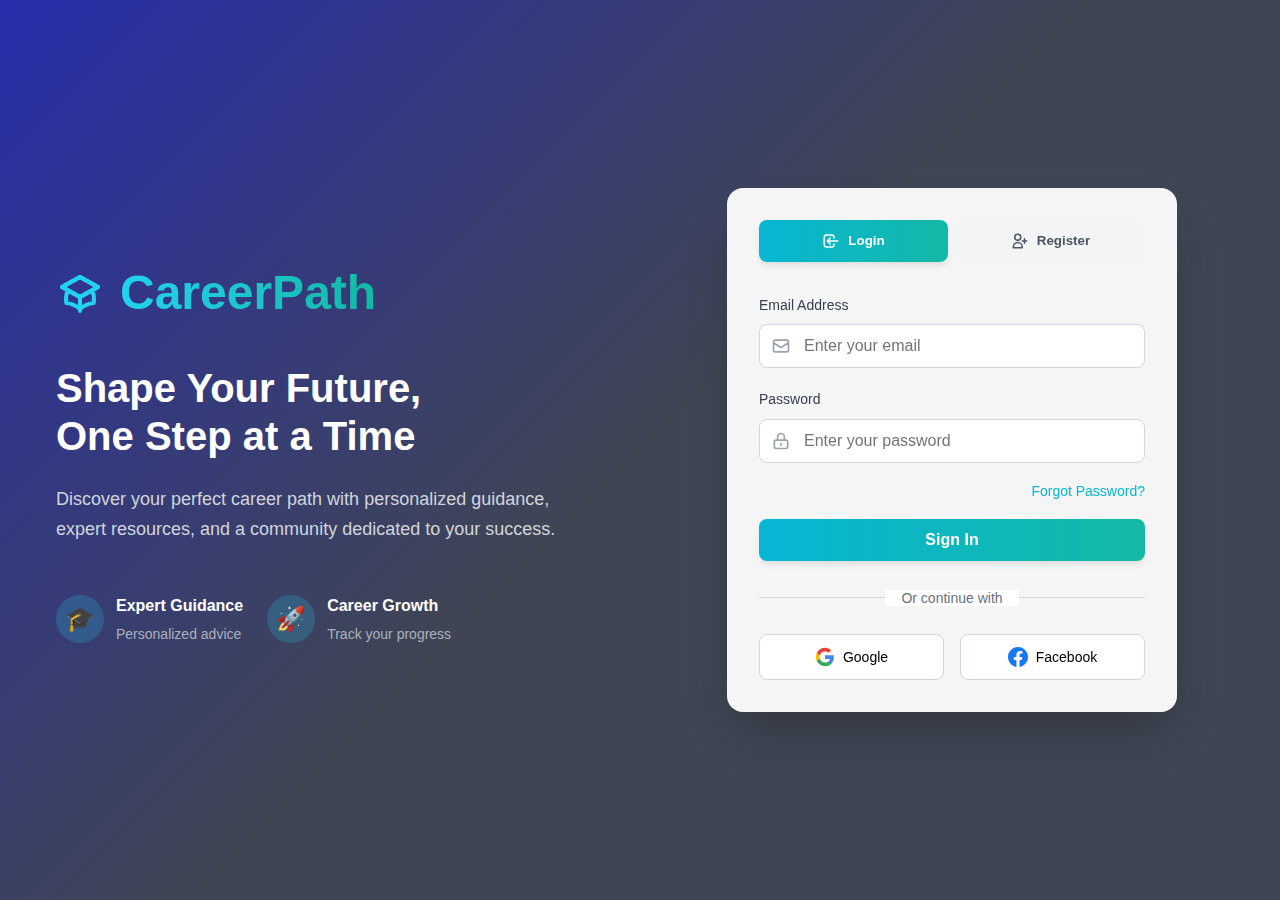
<file: index.html>
<!DOCTYPE html>
<html lang="en">
<head>
    <meta charset="UTF-8">
    <meta name="viewport" content="width=device-width, initial-scale=1.0">
    <title>CareerPath - Shape Your Future</title>
    <link rel="stylesheet" href="styleso.css">
</head>
<body>
    <div class="main-container">
        <div class="background-image">
            <div class="background-overlay"></div>
        </div>

        <div class="content-wrapper">
            <div class="content-grid">
                <div class="hero-section">
                    <div class="logo-section">
                        <svg class="logo-icon" fill="none" stroke="currentColor" viewBox="0 0 24 24">
                            <path stroke-linecap="round" stroke-linejoin="round" stroke-width="2" d="M12 14l9-5-9-5-9 5 9 5z"></path>
                            <path stroke-linecap="round" stroke-linejoin="round" stroke-width="2" d="M12 14l9-5-9-5-9 5 9 5zm0 0l6.16-3.422a12.083 12.083 0 01.665 6.479A11.952 11.952 0 0012 20.055a11.952 11.952 0 00-6.824-2.998 12.078 12.078 0 01.665-6.479L12 14z"></path>
                            <path stroke-linecap="round" stroke-linejoin="round" stroke-width="2" d="M12 14l9-5-9-5-9 5 9 5zm0 0v7"></path>
                        </svg>
                        <h1 class="logo-text">CareerPath</h1>
                    </div>
                    <h2 class="hero-title">
                        Shape Your Future,<br />One Step at a Time
                    </h2>
                    <p class="hero-description">
                        Discover your perfect career path with personalized guidance, expert resources, and a community dedicated to your success.
                    </p>
                    <div class="features-section">
                        <div class="feature-item">
                            <div class="feature-icon">🎓</div>
                            <div>
                                <p class="feature-title">Expert Guidance</p>
                                <p class="feature-subtitle">Personalized advice</p>
                            </div>
                        </div>
                        <div class="feature-item">
                            <div class="feature-icon">🚀</div>
                            <div>
                                <p class="feature-title">Career Growth</p>
                                <p class="feature-subtitle">Track your progress</p>
                            </div>
                        </div>
                    </div>
                </div>

                <div class="form-container">
                    <div class="form-tabs">
                        <button id="loginTab" class="tab-button active" onclick="switchTab('login')">
                            <svg class="tab-icon" fill="none" stroke="currentColor" viewBox="0 0 24 24">
                                <path stroke-linecap="round" stroke-linejoin="round" stroke-width="2" d="M11 16l-4-4m0 0l4-4m-4 4h14m-5 4v1a3 3 0 01-3 3H6a3 3 0 01-3-3V7a3 3 0 013-3h7a3 3 0 013 3v1"></path>
                            </svg>
                            Login
                        </button>
                        <button id="registerTab" class="tab-button" onclick="switchTab('register')">
                            <svg class="tab-icon" fill="none" stroke="currentColor" viewBox="0 0 24 24">
                                <path stroke-linecap="round" stroke-linejoin="round" stroke-width="2" d="M18 9v3m0 0v3m0-3h3m-3 0h-3m-2-5a4 4 0 11-8 0 4 4 0 018 0zM3 20a6 6 0 0112 0v1H3v-1z"></path>
                            </svg>
                            Register
                        </button>
                    </div>

                    <form id="authForm" onsubmit="handleSubmit(event)">
                        <div id="fullNameField" class="form-group hidden">
                            <label class="form-label">Full Name</label>
                            <div class="input-wrapper">
                                <svg class="input-icon" fill="none" stroke="currentColor" viewBox="0 0 24 24">
                                    <path stroke-linecap="round" stroke-linejoin="round" stroke-width="2" d="M16 7a4 4 0 11-8 0 4 4 0 018 0zM12 14a7 7 0 00-7 7h14a7 7 0 00-7-7z"></path>
                                </svg>
                                <input type="text" id="fullName" name="fullName" class="form-input" placeholder="Enter your full name">
                            </div>
                        </div>

                        <div class="form-group">
                            <label class="form-label">Email Address</label>
                            <div class="input-wrapper">
                                <svg class="input-icon" fill="none" stroke="currentColor" viewBox="0 0 24 24">
                                    <path stroke-linecap="round" stroke-linejoin="round" stroke-width="2" d="M3 8l7.89 5.26a2 2 0 002.22 0L21 8M5 19h14a2 2 0 002-2V7a2 2 0 00-2-2H5a2 2 0 00-2 2v10a2 2 0 002 2z"></path>
                                </svg>
                                <input type="email" id="email" name="email" class="form-input" placeholder="Enter your email" required>
                            </div>
                        </div>

                        <div class="form-group">
                            <label class="form-label">Password</label>
                            <div class="input-wrapper">
                                <svg class="input-icon" fill="none" stroke="currentColor" viewBox="0 0 24 24">
                                    <path stroke-linecap="round" stroke-linejoin="round" stroke-width="2" d="M12 15v2m-6 4h12a2 2 0 002-2v-6a2 2 0 00-2-2H6a2 2 0 00-2 2v6a2 2 0 002 2zm10-10V7a4 4 0 00-8 0v4h8z"></path>
                                </svg>
                                <input type="password" id="password" name="password" class="form-input" placeholder="Enter your password" required>
                            </div>
                        </div>

                        <div id="educationField" class="form-group hidden">
                            <label class="form-label">Currently What You Are</label>
                            <select id="educationLevel" name="educationLevel" class="form-input" onchange="handleEducationChange()">
                                <option value="">Select your status</option>
                                <option value="intermediate">Intermediate Completed</option>
                                <option value="undergraduate">Currently Pursuing Undergraduate</option>
                                <option value="graduated">Completed Graduation</option>
                            </select>
                        </div>

                        <div id="branchField" class="form-group hidden">
                            <label class="form-label">Select Your Branch</label>
                            <select id="branch" name="branch" class="form-input">
                                <option value="">Select your branch</option>
                                <option value="mpc">MPC (Maths, Physics, Chemistry)</option>
                                <option value="bipc">BiPC (Biology, Physics, Chemistry)</option>
                                <option value="commerce">Commerce</option>
                                <option value="others">Others</option>
                            </select>
                        </div>

                        <div id="forgotPassword" class="forgot-password-wrapper">
                            <button type="button" class="forgot-password-btn">Forgot Password?</button>
                        </div>

                        <button type="submit" class="submit-btn">
                            <span id="submitBtnText">Sign In</span>
                        </button>

                        <div class="divider">
                            <span class="divider-text">Or continue with</span>
                        </div>

                        <div class="social-buttons">
                            <button type="button" class="social-btn" onclick="handleSocialLogin('Google')">
                                <svg class="social-icon" viewBox="0 0 24 24">
                                    <path fill="#4285F4" d="M22.56 12.25c0-.78-.07-1.53-.2-2.25H12v4.26h5.92c-.26 1.37-1.04 2.53-2.21 3.31v2.77h3.57c2.08-1.92 3.28-4.74 3.28-8.09z"/>
                                    <path fill="#34A853" d="M12 23c2.97 0 5.46-.98 7.28-2.66l-3.57-2.77c-.98.66-2.23 1.06-3.71 1.06-2.86 0-5.29-1.93-6.16-4.53H2.18v2.84C3.99 20.53 7.7 23 12 23z"/>
                                    <path fill="#FBBC05" d="M5.84 14.09c-.22-.66-.35-1.36-.35-2.09s.13-1.43.35-2.09V7.07H2.18C1.43 8.55 1 10.22 1 12s.43 3.45 1.18 4.93l2.85-2.22.81-.62z"/>
                                    <path fill="#EA4335" d="M12 5.38c1.62 0 3.06.56 4.21 1.64l3.15-3.15C17.45 2.09 14.97 1 12 1 7.7 1 3.99 3.47 2.18 7.07l3.66 2.84c.87-2.6 3.3-4.53 6.16-4.53z"/>
                                </svg>
                                Google
                            </button>
                            <button type="button" class="social-btn" onclick="handleSocialLogin('Facebook')">
                                <svg class="social-icon" fill="#1877F2" viewBox="0 0 24 24">
                                    <path d="M24 12.073c0-6.627-5.373-12-12-12s-12 5.373-12 12c0 5.99 4.388 10.954 10.125 11.854v-8.385H7.078v-3.47h3.047V9.43c0-3.007 1.792-4.669 4.533-4.669 1.312 0 2.686.235 2.686.235v2.953H15.83c-1.491 0-1.956.925-1.956 1.874v2.25h3.328l-.532 3.47h-2.796v8.385C19.612 23.027 24 18.062 24 12.073z"/>
                                </svg>
                                Facebook
                            </button>
                        </div>
                    </form>
                </div>
            </div>
        </div>
    </div>

    <script src="scripto.js"></script>
</body>
</html>
</file>
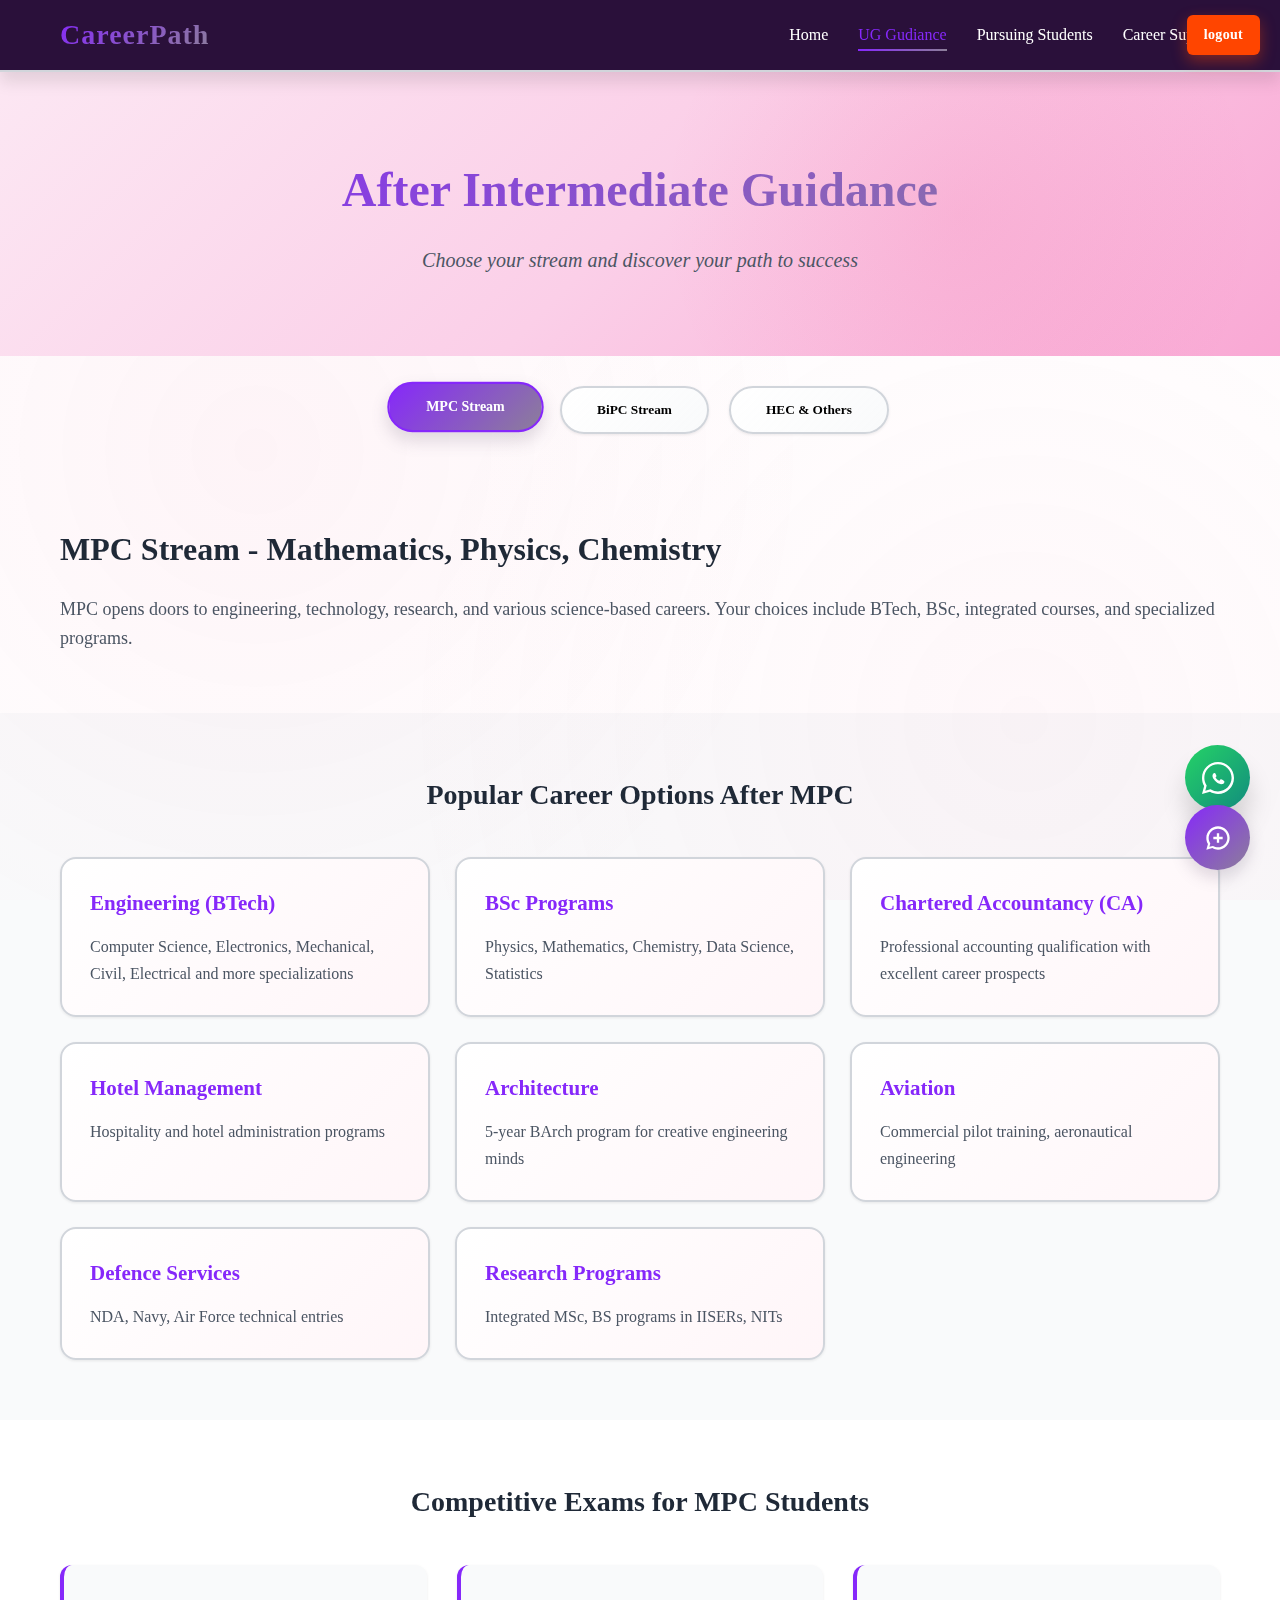
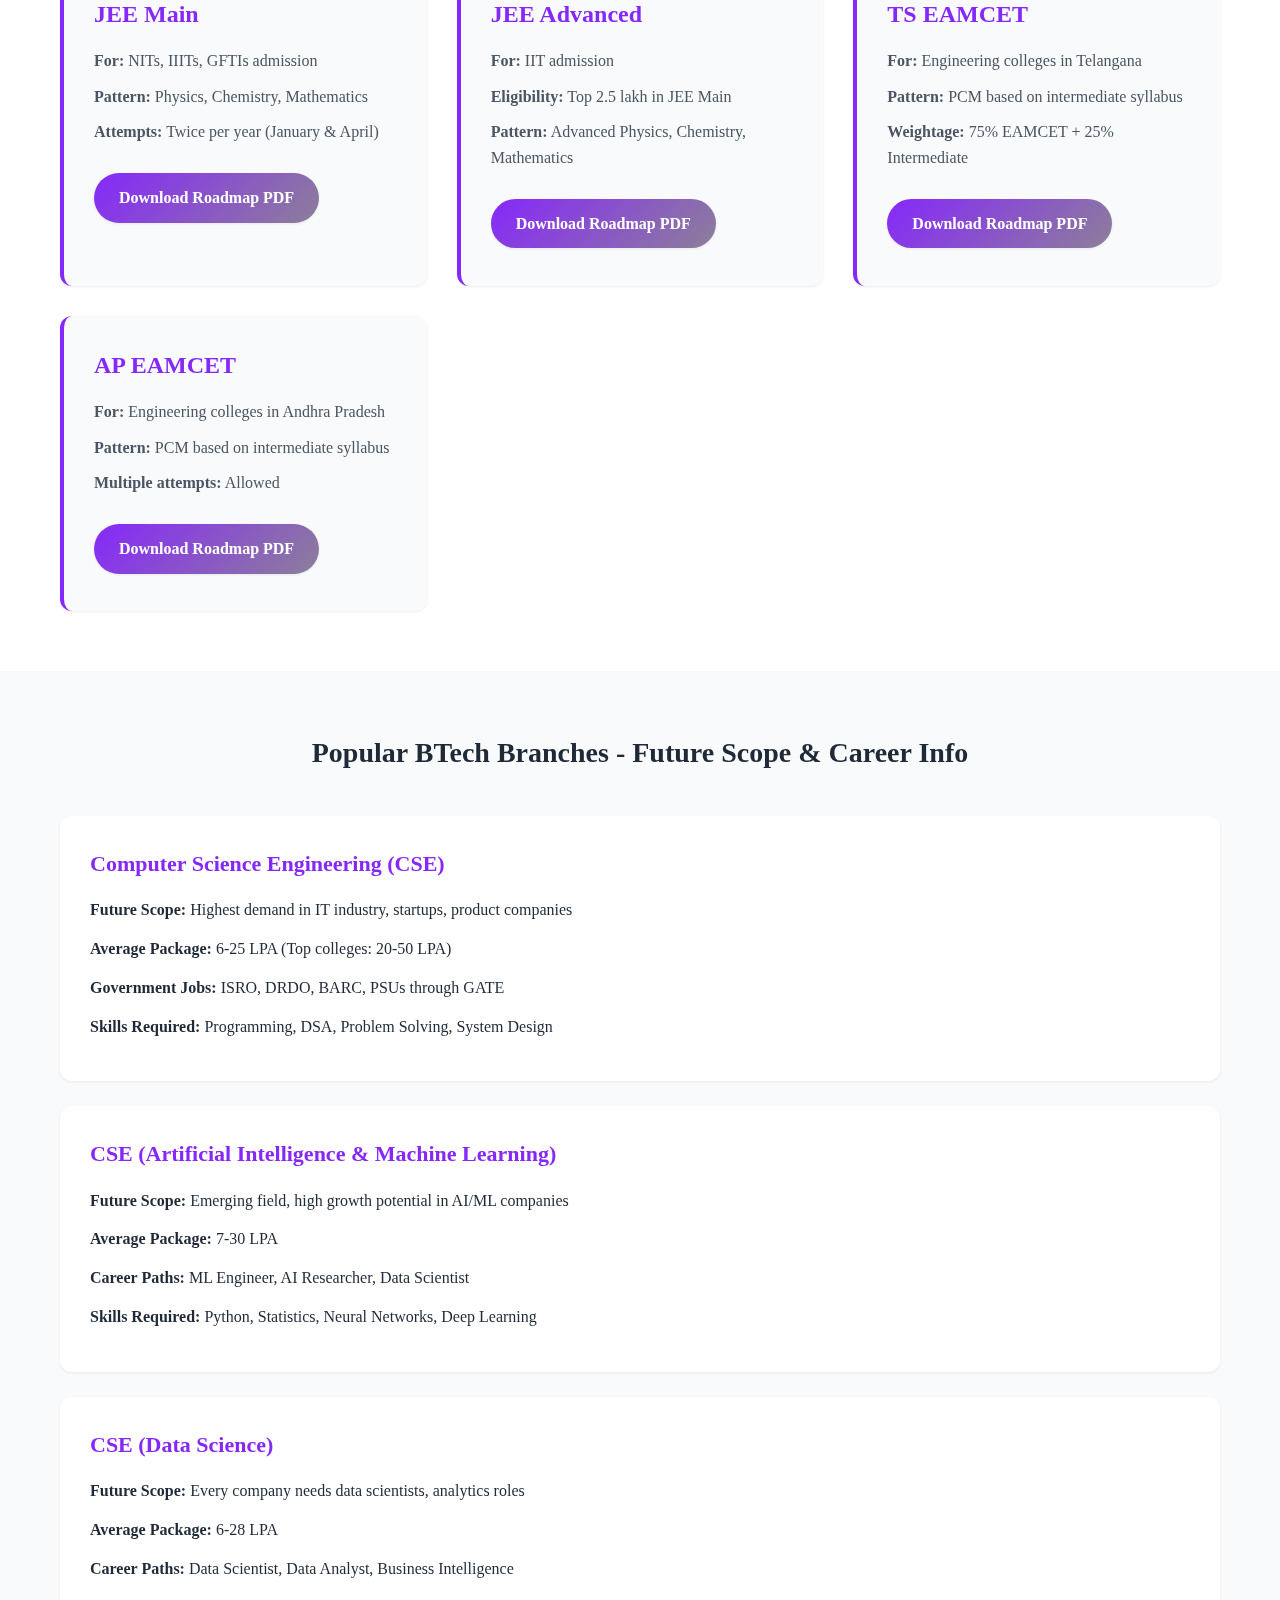
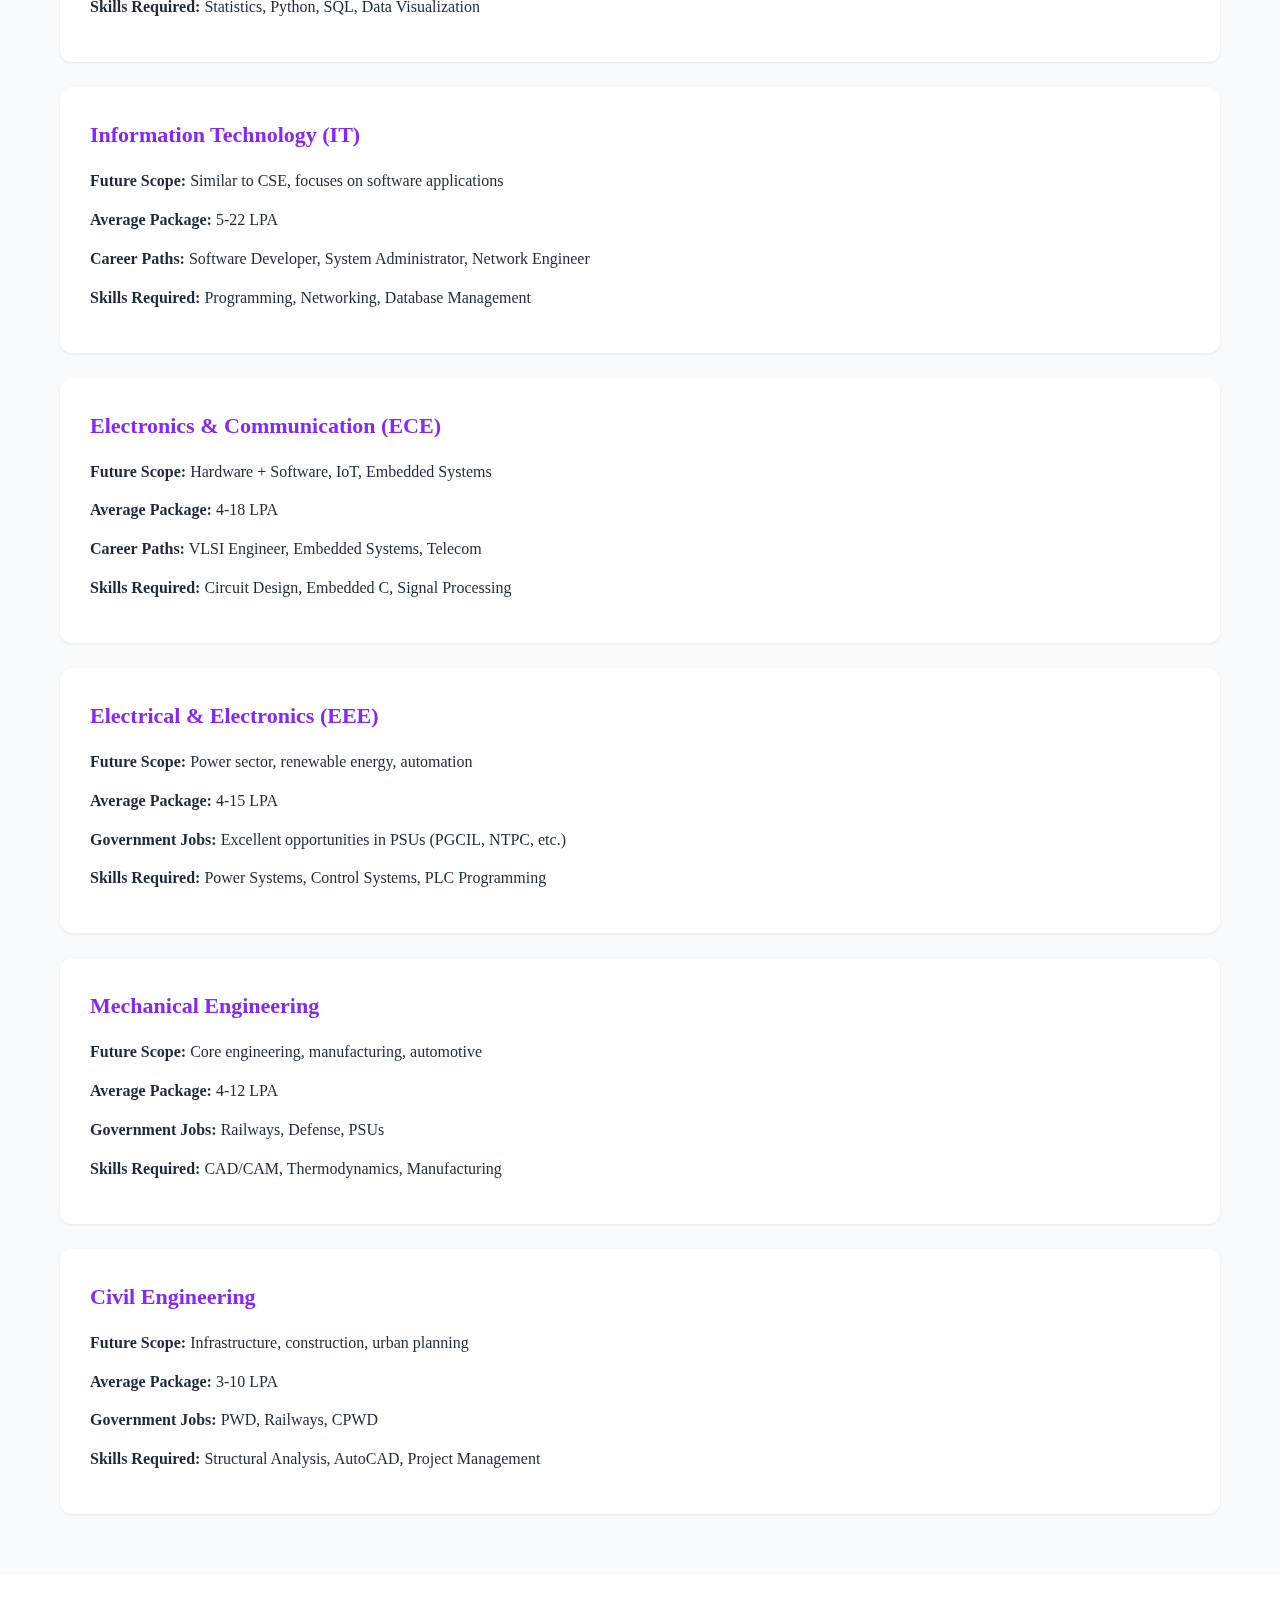
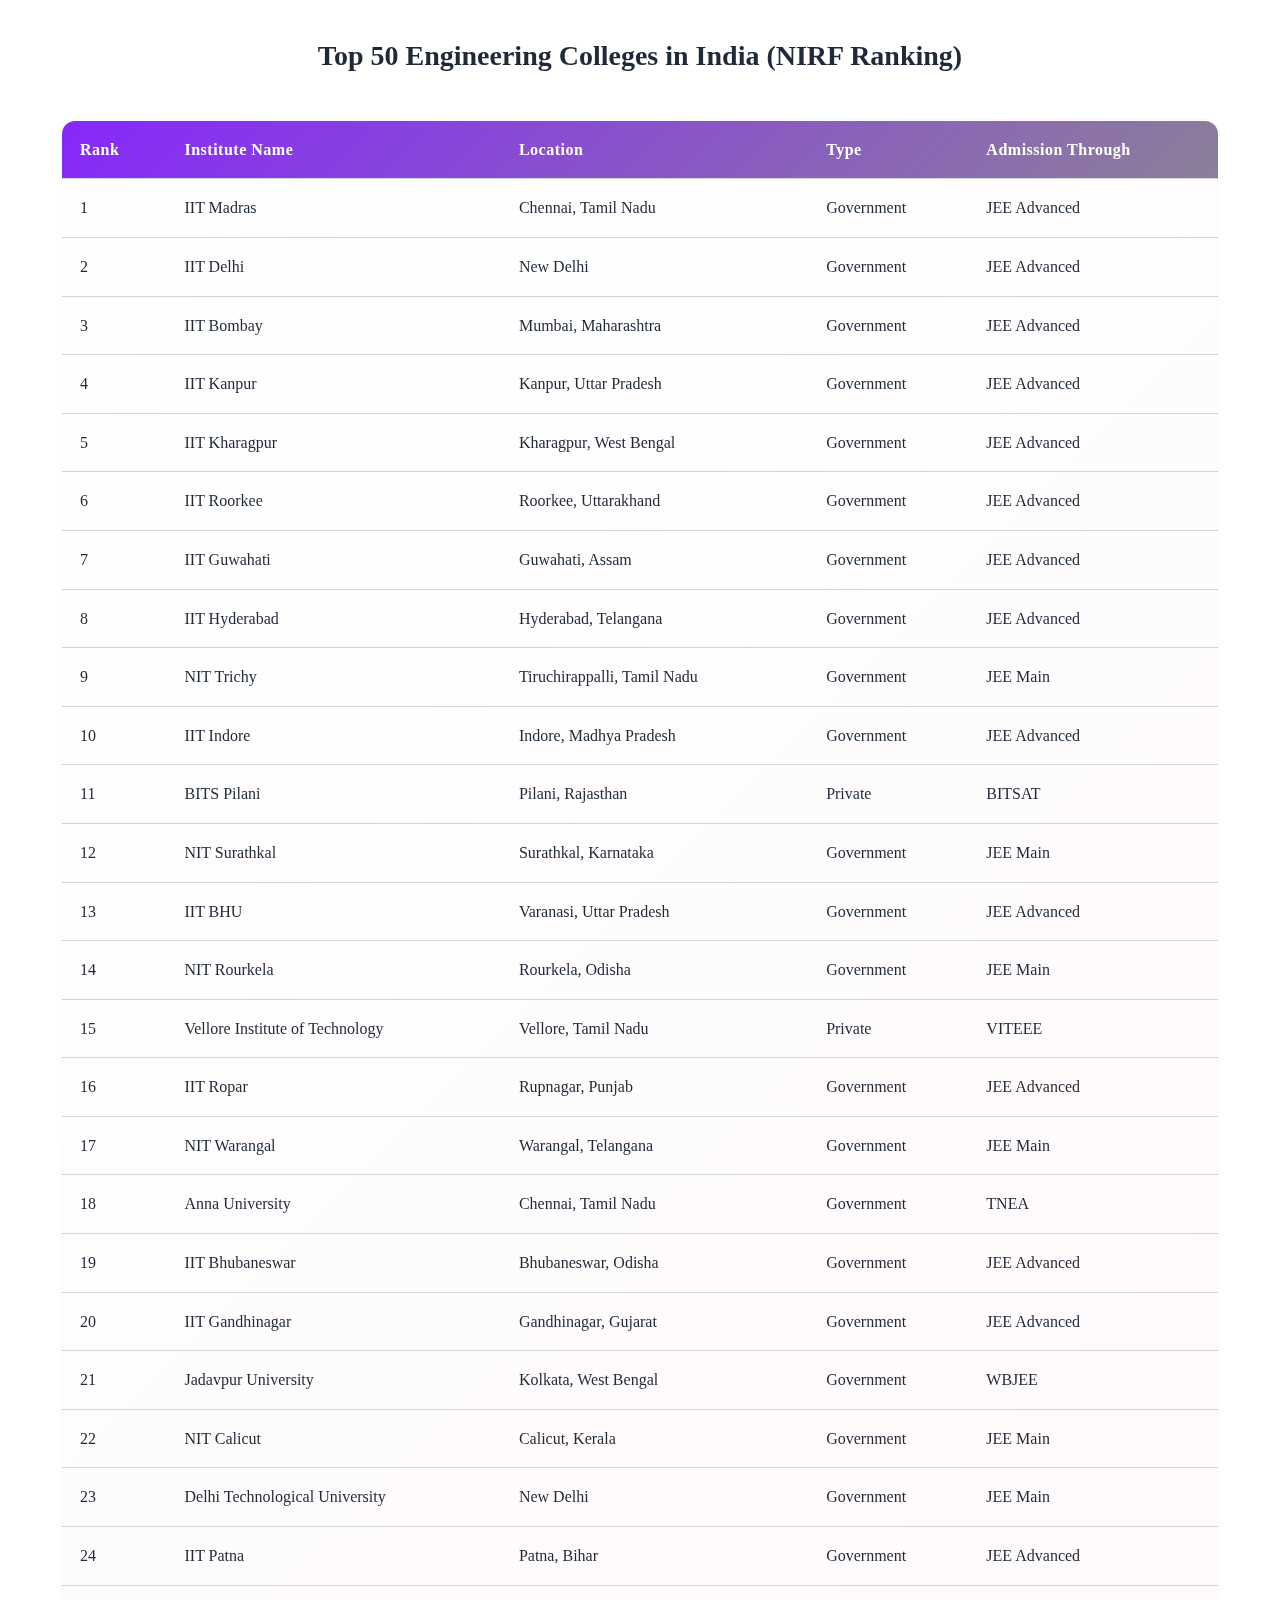
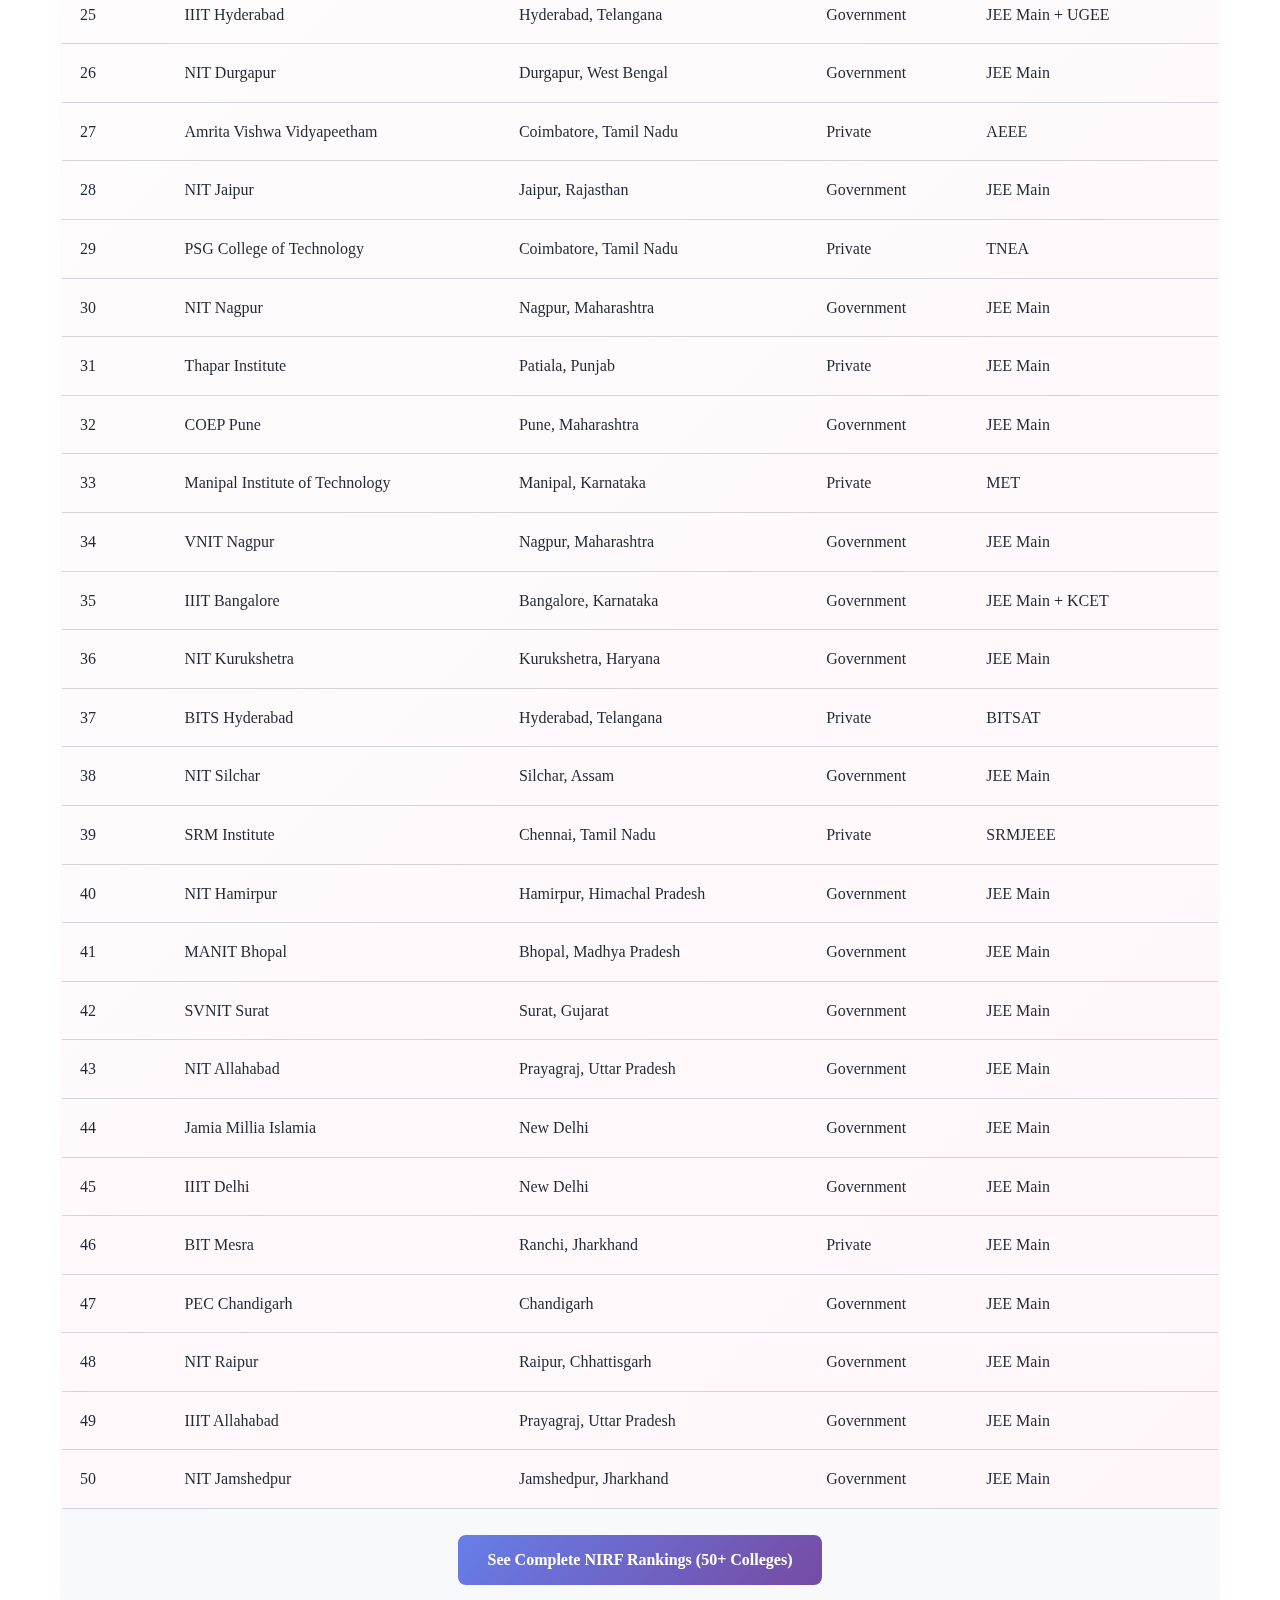
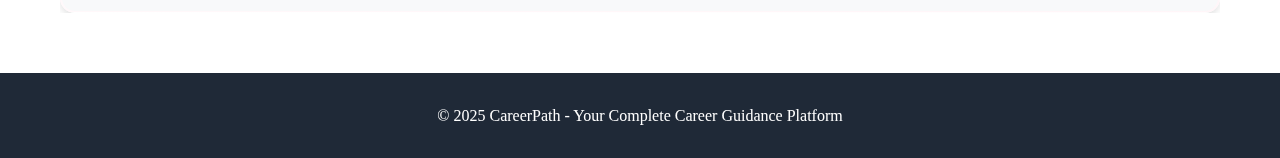
<file: after-intermediate.html>
<!DOCTYPE html>
<html lang="en">
<head>
    <meta charset="UTF-8">
    <meta name="viewport" content="width=device-width, initial-scale=1.0">
    <title>After Intermediate - Career Guidance</title>
    <link rel="stylesheet" href="style.css">
</head>
<body>
    <!-- Navigation -->
    <nav class="navbar">
        <div class="nav-container">
            <div class="logo">CareerPath</div>
            <ul class="nav-menu">
                <li><a href="indexo.html">Home</a></li>
                <li><a href="after-intermediate.html" class="active">UG Gudiance</a></li>
                <li><a href="current-students.html">Pursuing Students</a></li>
                <li><a href="contact-support.html">Career Support</a></li>
            </ul>
            <div class="hamburger">
                <span></span>
                <span></span>
                <span></span>
            </div>
            <div class="fixed-top-button-container">
  <a href="index.html" class="animated-action-button">logout</a>
</div>
        </div>
    </nav>

    <!-- Page Header -->
    <section class="page-header">
        <div class="container">
            <h1>After Intermediate Guidance</h1>
            <p>Choose your stream and discover your path to success</p>
        </div>
    </section>

    <!-- Stream Selection -->
    <section class="stream-selection">
        <div class="container">
            <div class="stream-tabs">
                <button class="stream-tab active" data-stream="mpc">MPC Stream</button>
                <button class="stream-tab" data-stream="bipc">BiPC Stream</button>
                <button class="stream-tab" data-stream="other">HEC & Others</button>
            </div>
        </div>
    </section>

    <!-- MPC Stream Content -->
    <div id="mpc" class="stream-content active">
        <section class="stream-intro">
            <div class="container">
                <h2>MPC Stream - Mathematics, Physics, Chemistry</h2>
                <p>MPC opens doors to engineering, technology, research, and various science-based careers. Your choices include BTech, BSc, integrated courses, and specialized programs.</p>
            </div>
        </section>

        <!-- Career Options -->
        <section class="career-options">
            <div class="container">
                <h3>Popular Career Options After MPC</h3>
                <div class="options-grid">
                    <div class="option-card">
                        <h4>Engineering (BTech)</h4>
                        <p>Computer Science, Electronics, Mechanical, Civil, Electrical and more specializations</p>
                    </div>
                    <div class="option-card">
                        <h4>BSc Programs</h4>
                        <p>Physics, Mathematics, Chemistry, Data Science, Statistics</p>
                    </div>
                    <div class="option-card">
                        <h4>Chartered Accountancy (CA)</h4>
                        <p>Professional accounting qualification with excellent career prospects</p>
                    </div>
                    <div class="option-card">
                        <h4>Hotel Management</h4>
                        <p>Hospitality and hotel administration programs</p>
                    </div>
                    <div class="option-card">
                        <h4>Architecture</h4>
                        <p>5-year BArch program for creative engineering minds</p>
                    </div>
                    <div class="option-card">
                        <h4>Aviation</h4>
                        <p>Commercial pilot training, aeronautical engineering</p>
                    </div>
                    <div class="option-card">
                        <h4>Defence Services</h4>
                        <p>NDA, Navy, Air Force technical entries</p>
                    </div>
                    <div class="option-card">
                        <h4>Research Programs</h4>
                        <p>Integrated MSc, BS programs in IISERs, NITs</p>
                    </div>
                </div>
            </div>
        </section>

        <!-- Competitive Exams -->
        <section class="competitive-exams">
            <div class="container">
                <h3>Competitive Exams for MPC Students</h3>
                <div class="exam-cards">
                    <div class="exam-card">
                        <h4>JEE Main</h4>
                        <p><strong>For:</strong> NITs, IIITs, GFTIs admission</p>
                        <p><strong>Pattern:</strong> Physics, Chemistry, Mathematics</p>
                        <p><strong>Attempts:</strong> Twice per year (January & April)</p>
                        <a href="pdfs/JEE_Mains_Roadmap_1_Year.pdf" class="download-btn" data-pdf="jee-main">Download Roadmap PDF</a>
                    </div>
                    <div class="exam-card">
                        <h4>JEE Advanced</h4>
                        <p><strong>For:</strong> IIT admission</p>
                        <p><strong>Eligibility:</strong> Top 2.5 lakh in JEE Main</p>
                        <p><strong>Pattern:</strong> Advanced Physics, Chemistry, Mathematics</p>
                        <a href="pdfs/JEE_Advanced_Roadmap.pdf" class="download-btn" data-pdf="jee-advanced">Download Roadmap PDF</a>
                    </div>
                    <div class="exam-card">
                        <h4>TS EAMCET</h4>
                        <p><strong>For:</strong> Engineering colleges in Telangana</p>
                        <p><strong>Pattern:</strong> PCM based on intermediate syllabus</p>
                        <p><strong>Weightage:</strong> 75% EAMCET + 25% Intermediate</p>
                        <a href="pdfs/ap&ts eamcet.pdf" class="download-btn" data-pdf="eamcet">Download Roadmap PDF</a>
                    </div>
                    <div class="exam-card">
                        <h4>AP EAMCET</h4>
                        <p><strong>For:</strong> Engineering colleges in Andhra Pradesh</p>
                        <p><strong>Pattern:</strong> PCM based on intermediate syllabus</p>
                        <p><strong>Multiple attempts:</strong> Allowed</p>
                        <a href="pdfs/ap&ts eamcet.pdf" class="download-btn" data-pdf="ap-eamcet">Download Roadmap PDF</a>
                    </div>
                </div>
            </div>
        </section>

        <!-- BTech Branches -->
        <section class="btech-branches">
            <div class="container">
                <h3>Popular BTech Branches - Future Scope & Career Info</h3>
                <div class="branches-list">
                    <div class="branch-detail">
                        <h4>Computer Science Engineering (CSE)</h4>
                        <div class="branch-info">
                            <p><strong>Future Scope:</strong> Highest demand in IT industry, startups, product companies</p>
                            <p><strong>Average Package:</strong> 6-25 LPA (Top colleges: 20-50 LPA)</p>
                            <p><strong>Government Jobs:</strong> ISRO, DRDO, BARC, PSUs through GATE</p>
                            <p><strong>Skills Required:</strong> Programming, DSA, Problem Solving, System Design</p>
                        </div>
                    </div>
                    <div class="branch-detail">
                        <h4>CSE (Artificial Intelligence & Machine Learning)</h4>
                        <div class="branch-info">
                            <p><strong>Future Scope:</strong> Emerging field, high growth potential in AI/ML companies</p>
                            <p><strong>Average Package:</strong> 7-30 LPA</p>
                            <p><strong>Career Paths:</strong> ML Engineer, AI Researcher, Data Scientist</p>
                            <p><strong>Skills Required:</strong> Python, Statistics, Neural Networks, Deep Learning</p>
                        </div>
                    </div>
                    <div class="branch-detail">
                        <h4>CSE (Data Science)</h4>
                        <div class="branch-info">
                            <p><strong>Future Scope:</strong> Every company needs data scientists, analytics roles</p>
                            <p><strong>Average Package:</strong> 6-28 LPA</p>
                            <p><strong>Career Paths:</strong> Data Scientist, Data Analyst, Business Intelligence</p>
                            <p><strong>Skills Required:</strong> Statistics, Python, SQL, Data Visualization</p>
                        </div>
                    </div>
                    <div class="branch-detail">
                        <h4>Information Technology (IT)</h4>
                        <div class="branch-info">
                            <p><strong>Future Scope:</strong> Similar to CSE, focuses on software applications</p>
                            <p><strong>Average Package:</strong> 5-22 LPA</p>
                            <p><strong>Career Paths:</strong> Software Developer, System Administrator, Network Engineer</p>
                            <p><strong>Skills Required:</strong> Programming, Networking, Database Management</p>
                        </div>
                    </div>
                    <div class="branch-detail">
                        <h4>Electronics & Communication (ECE)</h4>
                        <div class="branch-info">
                            <p><strong>Future Scope:</strong> Hardware + Software, IoT, Embedded Systems</p>
                            <p><strong>Average Package:</strong> 4-18 LPA</p>
                            <p><strong>Career Paths:</strong> VLSI Engineer, Embedded Systems, Telecom</p>
                            <p><strong>Skills Required:</strong> Circuit Design, Embedded C, Signal Processing</p>
                        </div>
                    </div>
                    <div class="branch-detail">
                        <h4>Electrical & Electronics (EEE)</h4>
                        <div class="branch-info">
                            <p><strong>Future Scope:</strong> Power sector, renewable energy, automation</p>
                            <p><strong>Average Package:</strong> 4-15 LPA</p>
                            <p><strong>Government Jobs:</strong> Excellent opportunities in PSUs (PGCIL, NTPC, etc.)</p>
                            <p><strong>Skills Required:</strong> Power Systems, Control Systems, PLC Programming</p>
                        </div>
                    </div>
                    <div class="branch-detail">
                        <h4>Mechanical Engineering</h4>
                        <div class="branch-info">
                            <p><strong>Future Scope:</strong> Core engineering, manufacturing, automotive</p>
                            <p><strong>Average Package:</strong> 4-12 LPA</p>
                            <p><strong>Government Jobs:</strong> Railways, Defense, PSUs</p>
                            <p><strong>Skills Required:</strong> CAD/CAM, Thermodynamics, Manufacturing</p>
                        </div>
                    </div>
                    <div class="branch-detail">
                        <h4>Civil Engineering</h4>
                        <div class="branch-info">
                            <p><strong>Future Scope:</strong> Infrastructure, construction, urban planning</p>
                            <p><strong>Average Package:</strong> 3-10 LPA</p>
                            <p><strong>Government Jobs:</strong> PWD, Railways, CPWD</p>
                            <p><strong>Skills Required:</strong> Structural Analysis, AutoCAD, Project Management</p>
                        </div>
                    </div>
                </div>
            </div>
        </section>

        <!-- Top Colleges List -->
        <section class="top-colleges">
            <div class="container">
                <h3>Top 50 Engineering Colleges in India (NIRF Ranking)</h3>
                <div class="colleges-table">
                    <table>
                        <thead>
                            <tr>
                                <th>Rank</th>
                                <th>Institute Name</th>
                                <th>Location</th>
                                <th>Type</th>
                                <th>Admission Through</th>
                            </tr>
                        </thead>
                        <tbody>
                            <tr><td>1</td><td>IIT Madras</td><td>Chennai, Tamil Nadu</td><td>Government</td><td>JEE Advanced</td></tr>
                            <tr><td>2</td><td>IIT Delhi</td><td>New Delhi</td><td>Government</td><td>JEE Advanced</td></tr>
                            <tr><td>3</td><td>IIT Bombay</td><td>Mumbai, Maharashtra</td><td>Government</td><td>JEE Advanced</td></tr>
                            <tr><td>4</td><td>IIT Kanpur</td><td>Kanpur, Uttar Pradesh</td><td>Government</td><td>JEE Advanced</td></tr>
                            <tr><td>5</td><td>IIT Kharagpur</td><td>Kharagpur, West Bengal</td><td>Government</td><td>JEE Advanced</td></tr>
                            <tr><td>6</td><td>IIT Roorkee</td><td>Roorkee, Uttarakhand</td><td>Government</td><td>JEE Advanced</td></tr>
                            <tr><td>7</td><td>IIT Guwahati</td><td>Guwahati, Assam</td><td>Government</td><td>JEE Advanced</td></tr>
                            <tr><td>8</td><td>IIT Hyderabad</td><td>Hyderabad, Telangana</td><td>Government</td><td>JEE Advanced</td></tr>
                            <tr><td>9</td><td>NIT Trichy</td><td>Tiruchirappalli, Tamil Nadu</td><td>Government</td><td>JEE Main</td></tr>
                            <tr><td>10</td><td>IIT Indore</td><td>Indore, Madhya Pradesh</td><td>Government</td><td>JEE Advanced</td></tr>
                            <tr><td>11</td><td>BITS Pilani</td><td>Pilani, Rajasthan</td><td>Private</td><td>BITSAT</td></tr>
                            <tr><td>12</td><td>NIT Surathkal</td><td>Surathkal, Karnataka</td><td>Government</td><td>JEE Main</td></tr>
                            <tr><td>13</td><td>IIT BHU</td><td>Varanasi, Uttar Pradesh</td><td>Government</td><td>JEE Advanced</td></tr>
                            <tr><td>14</td><td>NIT Rourkela</td><td>Rourkela, Odisha</td><td>Government</td><td>JEE Main</td></tr>
                            <tr><td>15</td><td>Vellore Institute of Technology</td><td>Vellore, Tamil Nadu</td><td>Private</td><td>VITEEE</td></tr>
                            <tr><td>16</td><td>IIT Ropar</td><td>Rupnagar, Punjab</td><td>Government</td><td>JEE Advanced</td></tr>
                            <tr><td>17</td><td>NIT Warangal</td><td>Warangal, Telangana</td><td>Government</td><td>JEE Main</td></tr>
                            <tr><td>18</td><td>Anna University</td><td>Chennai, Tamil Nadu</td><td>Government</td><td>TNEA</td></tr>
                            <tr><td>19</td><td>IIT Bhubaneswar</td><td>Bhubaneswar, Odisha</td><td>Government</td><td>JEE Advanced</td></tr>
                            <tr><td>20</td><td>IIT Gandhinagar</td><td>Gandhinagar, Gujarat</td><td>Government</td><td>JEE Advanced</td></tr>
                            <tr><td>21</td><td>Jadavpur University</td><td>Kolkata, West Bengal</td><td>Government</td><td>WBJEE</td></tr>
                            <tr><td>22</td><td>NIT Calicut</td><td>Calicut, Kerala</td><td>Government</td><td>JEE Main</td></tr>
                            <tr><td>23</td><td>Delhi Technological University</td><td>New Delhi</td><td>Government</td><td>JEE Main</td></tr>
                            <tr><td>24</td><td>IIT Patna</td><td>Patna, Bihar</td><td>Government</td><td>JEE Advanced</td></tr>
                            <tr><td>25</td><td>IIIT Hyderabad</td><td>Hyderabad, Telangana</td><td>Government</td><td>JEE Main + UGEE</td></tr>
                            <tr><td>26</td><td>NIT Durgapur</td><td>Durgapur, West Bengal</td><td>Government</td><td>JEE Main</td></tr>
                            <tr><td>27</td><td>Amrita Vishwa Vidyapeetham</td><td>Coimbatore, Tamil Nadu</td><td>Private</td><td>AEEE</td></tr>
                            <tr><td>28</td><td>NIT Jaipur</td><td>Jaipur, Rajasthan</td><td>Government</td><td>JEE Main</td></tr>
                            <tr><td>29</td><td>PSG College of Technology</td><td>Coimbatore, Tamil Nadu</td><td>Private</td><td>TNEA</td></tr>
                            <tr><td>30</td><td>NIT Nagpur</td><td>Nagpur, Maharashtra</td><td>Government</td><td>JEE Main</td></tr>
                            <tr><td>31</td><td>Thapar Institute</td><td>Patiala, Punjab</td><td>Private</td><td>JEE Main</td></tr>
                            <tr><td>32</td><td>COEP Pune</td><td>Pune, Maharashtra</td><td>Government</td><td>JEE Main</td></tr>
                            <tr><td>33</td><td>Manipal Institute of Technology</td><td>Manipal, Karnataka</td><td>Private</td><td>MET</td></tr>
                            <tr><td>34</td><td>VNIT Nagpur</td><td>Nagpur, Maharashtra</td><td>Government</td><td>JEE Main</td></tr>
                            <tr><td>35</td><td>IIIT Bangalore</td><td>Bangalore, Karnataka</td><td>Government</td><td>JEE Main + KCET</td></tr>
                            <tr><td>36</td><td>NIT Kurukshetra</td><td>Kurukshetra, Haryana</td><td>Government</td><td>JEE Main</td></tr>
                            <tr><td>37</td><td>BITS Hyderabad</td><td>Hyderabad, Telangana</td><td>Private</td><td>BITSAT</td></tr>
                            <tr><td>38</td><td>NIT Silchar</td><td>Silchar, Assam</td><td>Government</td><td>JEE Main</td></tr>
                            <tr><td>39</td><td>SRM Institute</td><td>Chennai, Tamil Nadu</td><td>Private</td><td>SRMJEEE</td></tr>
                            <tr><td>40</td><td>NIT Hamirpur</td><td>Hamirpur, Himachal Pradesh</td><td>Government</td><td>JEE Main</td></tr>
                            <tr><td>41</td><td>MANIT Bhopal</td><td>Bhopal, Madhya Pradesh</td><td>Government</td><td>JEE Main</td></tr>
                            <tr><td>42</td><td>SVNIT Surat</td><td>Surat, Gujarat</td><td>Government</td><td>JEE Main</td></tr>
                            <tr><td>43</td><td>NIT Allahabad</td><td>Prayagraj, Uttar Pradesh</td><td>Government</td><td>JEE Main</td></tr>
                            <tr><td>44</td><td>Jamia Millia Islamia</td><td>New Delhi</td><td>Government</td><td>JEE Main</td></tr>
                            <tr><td>45</td><td>IIIT Delhi</td><td>New Delhi</td><td>Government</td><td>JEE Main</td></tr>
                            <tr><td>46</td><td>BIT Mesra</td><td>Ranchi, Jharkhand</td><td>Private</td><td>JEE Main</td></tr>
                            <tr><td>47</td><td>PEC Chandigarh</td><td>Chandigarh</td><td>Government</td><td>JEE Main</td></tr>
                            <tr><td>48</td><td>NIT Raipur</td><td>Raipur, Chhattisgarh</td><td>Government</td><td>JEE Main</td></tr>
                            <tr><td>49</td><td>IIIT Allahabad</td><td>Prayagraj, Uttar Pradesh</td><td>Government</td><td>JEE Main</td></tr>
                            <tr><td>50</td><td>NIT Jamshedpur</td><td>Jamshedpur, Jharkhand</td><td>Government</td><td>JEE Main</td></tr>
                            <tr class="see-more-row">
                                <td colspan="6" class="text-center">
                                    <a href="https://www.nirfindia.org/Rankings/2024/EngineeringRanking.html" target="_blank" class="btn-see-more">
                                        See Complete NIRF Rankings (50+ Colleges)
                                    </a>
                                </td>
                            </tr>
                        </tbody>
                    </table>
                </div>
            </div>
        </section>
    </div>

    <!-- BiPC Stream Content -->
    <div id="bipc" class="stream-content">
        <section class="stream-intro">
            <div class="container">
                <h2>BiPC Stream - Biology, Physics, Chemistry</h2>
                <p>BiPC is your gateway to medical, pharmaceutical, and life sciences careers. From MBBS to research, explore diverse opportunities in healthcare and biotechnology.</p>
            </div>
        </section>

        <!-- Career Options -->
        <section class="career-options">
            <div class="container">
                <h3>Popular Career Options After BiPC</h3>
                <div class="options-grid">
                    <div class="option-card">
                        <h4>MBBS</h4>
                        <p>Bachelor of Medicine and Bachelor of Surgery - become a doctor</p>
                    </div>
                    <div class="option-card">
                        <h4>BDS</h4>
                        <p>Bachelor of Dental Surgery - dental medicine career</p>
                    </div>
                    <div class="option-card">
                        <h4>BAMS</h4>
                        <p>Bachelor of Ayurvedic Medicine and Surgery</p>
                    </div>
                    <div class="option-card">
                        <h4>BHMS</h4>
                        <p>Bachelor of Homeopathic Medicine and Surgery</p>
                    </div>
                    <div class="option-card">
                        <h4>B.Pharmacy</h4>
                        <p>Pharmaceutical sciences and drug development</p>
                    </div>
                    <div class="option-card">
                        <h4>Nursing (BSc/BNS)</h4>
                        <p>Healthcare and patient care specialist</p>
                    </div>
                    <div class="option-card">
                        <h4>Biotechnology</h4>
                        <p>BTech/BSc in Biotechnology, genetic engineering</p>
                    </div>
                    <div class="option-card">
                        <h4>Physiotherapy (BPT)</h4>
                        <p>Rehabilitation and physical therapy</p>
                    </div>
                    <div class="option-card">
                        <h4>Veterinary Science</h4>
                        <p>BVSc - Animal healthcare and medicine</p>
                    </div>
                    <div class="option-card">
                        <h4>Allied Health Sciences</h4>
                        <p>Medical lab technology, radiology, nutrition</p>
                    </div>
                </div>
            </div>
        </section>

        <!-- Competitive Exams -->
        <section class="competitive-exams">
            <div class="container">
                <h3>Competitive Exams for BiPC Students</h3>
                <div class="exam-cards">
                    <div class="exam-card">
                        <h4>NEET UG</h4>
                        <p><strong>For:</strong> MBBS, BDS, AYUSH courses</p>
                        <p><strong>Pattern:</strong> Physics, Chemistry, Biology (Botany + Zoology)</p>
                        <p><strong>Total Marks:</strong> 720 (180 questions)</p>
                        <a href="pdfs/NEET_UG_Roadmap_2025.pdf" class="download-btn" data-pdf="neet">Download Roadmap PDF</a>
                    </div>
                    <div class="exam-card">
                        <h4>AIIMS</h4>
                        <p><strong>For:</strong> AIIMS MBBS admission (merged with NEET)</p>
                        <p><strong>Note:</strong> Now through NEET only</p>
                        <p><strong>Counseling:</strong> Separate for AIIMS seats</p>
                        <a href="pdfs/AIIMS_MBBS_Roadmap_2025.pdf" class="download-btn" data-pdf="aiims">Download Roadmap PDF</a>
                    </div>
                    <div class="exam-card">
                        <h4>JIPMER</h4>
                        <p><strong>For:</strong> JIPMER MBBS (merged with NEET)</p>
                        <p><strong>Note:</strong> Now through NEET only</p>
                        <p><strong>Location:</strong> Puducherry, Karaikal</p>
                        <a href="pdfs/NEET_UG_Roadmap_2025.pdf" class="download-btn" data-pdf="jipmer">Download Roadmap PDF</a>
                    </div>
                    <div class="exam-card">
                        <h4>GPAT</h4>
                        <p><strong>For:</strong> M.Pharmacy admission</p>
                        <p><strong>Pattern:</strong> Pharmaceutical sciences</p>
                        <p><strong>Conducted by:</strong> NTA</p>
                        <a href="pdfs/MPharmacy_Admission_Roadmap_2025.pdf" class="download-btn" data-pdf="gpat">Download Roadmap PDF</a>
                    </div>
                </div>
            </div>
        </section>

        <!-- Top Medical Colleges -->
        <section class="top-colleges">
            <div class="container">
                <h3>Top 50 Medical Colleges in India (NIRF Ranking)</h3>
                <div class="colleges-table">
                    <table>
                        <thead>
                            <tr>
                                <th>Rank</th>
                                <th>Institute Name</th>
                                <th>Location</th>
                                <th>Type</th>
                                <th>Admission Through</th>
                            </tr>
                        </thead>
                        <tbody>
                            <tr><td>1</td><td>AIIMS Delhi</td><td>New Delhi</td><td>Government</td><td>NEET UG</td></tr>
                            <tr><td>2</td><td>PGIMER Chandigarh</td><td>Chandigarh</td><td>Government</td><td>NEET UG</td></tr>
                            <tr><td>3</td><td>CMC Vellore</td><td>Vellore, Tamil Nadu</td><td>Private</td><td>NEET UG</td></tr>
                            <tr><td>4</td><td>NIMHANS Bangalore</td><td>Bangalore, Karnataka</td><td>Government</td><td>NEET UG</td></tr>
                            <tr><td>5</td><td>JIPMER Puducherry</td><td>Puducherry</td><td>Government</td><td>NEET UG</td></tr>
                            <tr><td>6</td><td>SGPGIMS Lucknow</td><td>Lucknow, Uttar Pradesh</td><td>Government</td><td>NEET UG</td></tr>
                            <tr><td>7</td><td>BHU Varanasi</td><td>Varanasi, Uttar Pradesh</td><td>Government</td><td>NEET UG</td></tr>
                            <tr><td>8</td><td>AIIMS Jodhpur</td><td>Jodhpur, Rajasthan</td><td>Government</td><td>NEET UG</td></tr>
                            <tr><td>9</td><td>Kasturba Medical College</td><td>Manipal, Karnataka</td><td>Private</td><td>NEET UG</td></tr>
                            <tr><td>10</td><td>King George Medical University</td><td>Lucknow, Uttar Pradesh</td><td>Government</td><td>NEET UG</td></tr>
                            <tr><td>11</td><td>AIIMS Bhubaneswar</td><td>Bhubaneswar, Odisha</td><td>Government</td><td>NEET UG</td></tr>
                            <tr><td>12</td><td>Amrita Institute</td><td>Kochi, Kerala</td><td>Private</td><td>NEET UG</td></tr>
                            <tr><td>13</td><td>AIIMS Rishikesh</td><td>Rishikesh, Uttarakhand</td><td>Government</td><td>NEET UG</td></tr>
                            <tr><td>14</td><td>Maulana Azad Medical College</td><td>New Delhi</td><td>Government</td><td>NEET UG</td></tr>
                            <tr><td>15</td><td>Madras Medical College</td><td>Chennai, Tamil Nadu</td><td>Government</td><td>NEET UG</td></tr>
                            <tr><td>16</td><td>Grant Medical College</td><td>Mumbai, Maharashtra</td><td>Government</td><td>NEET UG</td></tr>
                            <tr><td>17</td><td>Armed Forces Medical College</td><td>Pune, Maharashtra</td><td>Government</td><td>NEET UG + AFMC Exam</td></tr>
                            <tr><td>18</td><td>Institute of Medical Sciences BHU</td><td>Varanasi, Uttar Pradesh</td><td>Government</td><td>NEET UG</td></tr>
                            <tr><td>19</td><td>JSS Medical College</td><td>Mysore, Karnataka</td><td>Private</td><td>NEET UG</td></tr>
                            <tr><td>20</td><td>St. John's Medical College</td><td>Bangalore, Karnataka</td><td>Private</td><td>NEET UG</td></tr>
                            <tr><td>21</td><td>AIIMS Patna</td><td>Patna, Bihar</td><td>Government</td><td>NEET UG</td></tr>
                            <tr><td>22</td><td>Government Medical College Kozhikode</td><td>Kozhikode, Kerala</td><td>Government</td><td>NEET UG</td></tr>
                            <tr><td>23</td><td>Stanley Medical College</td><td>Chennai, Tamil Nadu</td><td>Government</td><td>NEET UG</td></tr>
                            <tr><td>24</td><td>B.J. Medical College</td><td>Ahmedabad, Gujarat</td><td>Government</td><td>NEET UG</td></tr>
                            <tr><td>25</td><td>Government Medical College Thiruvananthapuram</td><td>Trivandrum, Kerala</td><td>Government</td><td>NEET UG</td></tr>
                            <tr><td>26</td><td>Jawaharlal Institute Puducherry</td><td>Puducherry</td><td>Government</td><td>NEET UG</td></tr>
                            <tr><td>27</td><td>Seth GS Medical College</td><td>Mumbai, Maharashtra</td><td>Government</td><td>NEET UG</td></tr>
                            <tr><td>28</td><td>Lady Hardinge Medical College</td><td>New Delhi</td><td>Government</td><td>NEET UG</td></tr>
                            <tr><td>29</td><td>Government Medical College Chandigarh</td><td>Chandigarh</td><td>Government</td><td>NEET UG</td></tr>
                            <tr><td>30</td><td>Topiwala National Medical College</td><td>Mumbai, Maharashtra</td><td>Government</td><td>NEET UG</td></tr>
                            <tr><td>31</td><td>Vardhman Mahavir Medical College</td><td>New Delhi</td><td>Government</td><td>NEET UG</td></tr>
                            <tr><td>32</td><td>Osmania Medical College</td><td>Hyderabad, Telangana</td><td>Government</td><td>NEET UG</td></tr>
                            <tr><td>33</td><td>Gandhi Medical College</td><td>Hyderabad, Telangana</td><td>Government</td><td>NEET UG</td></tr>
                            <tr><td>34</td><td>R.G. Kar Medical College</td><td>Kolkata, West Bengal</td><td>Government</td><td>NEET UG</td></tr>
                            <tr><td>35</td><td>Government Medical College Nagpur</td><td>Nagpur, Maharashtra</td><td>Government</td><td>NEET UG</td></tr>
                            <tr><td>36</td><td>Kasturba Medical College Mangalore</td><td>Mangalore, Karnataka</td><td>Private</td><td>NEET UG</td></tr>
                            <tr><td>37</td><td>SMS Medical College</td><td>Jaipur, Rajasthan</td><td>Government</td><td>NEET UG</td></tr>
                            <tr><td>38</td><td>PSG Institute Medical Sciences</td><td>Coimbatore, Tamil Nadu</td><td>Private</td><td>NEET UG</td></tr>
                            <tr><td>39</td><td>Bangalore Medical College</td><td>Bangalore, Karnataka</td><td>Government</td><td>NEET UG</td></tr>
                            <tr><td>40</td><td>Government Medical College Kottayam</td><td>Kottayam, Kerala</td><td>Government</td><td>NEET UG</td></tr>
                            <tr><td>41</td><td>Government Medical College Patiala</td><td>Patiala, Punjab</td><td>Government</td><td>NEET UG</td></tr>
                            <tr><td>42</td><td>Sree Chitra Tirunal Institute</td><td>Trivandrum, Kerala</td><td>Government</td><td>NEET UG</td></tr>
                            <tr><td>43</td><td>Lokmanya Tilak Municipal Medical College</td><td>Mumbai, Maharashtra</td><td>Government</td><td>NEET UG</td></tr>
                            <tr><td>44</td><td>Gauhati Medical College</td><td>Guwahati, Assam</td><td>Government</td><td>NEET UG</td></tr>
                            <tr><td>45</td><td>Indira Gandhi Medical College</td><td>Shimla, Himachal Pradesh</td><td>Government</td><td>NEET UG</td></tr>
                            <tr><td>46</td><td>SCB Medical College</td><td>Cuttack, Odisha</td><td>Government</td><td>NEET UG</td></tr>
                            <tr><td>47</td><td>Calcutta National Medical College</td><td>Kolkata, West Bengal</td><td>Government</td><td>NEET UG</td></tr>
                            <tr><td>48</td><td>Government Medical College Srinagar</td><td>Srinagar, J&K</td><td>Government</td><td>NEET UG</td></tr>
                            <tr><td>49</td><td>Institute of Post Graduate Medical Education</td><td>Kolkata, West Bengal</td><td>Government</td><td>NEET PG</td></tr>
                            <tr><td>50</td><td>Government Medical College Aurangabad</td><td>Aurangabad, Maharashtra</td><td>Government</td><td>NEET UG</td></tr>
                            <tr class="see-more-row">
                                <td colspan="5" class="text-center">
                                    <a href="https://www.nirfindia.org/Rankings/2024/MedicalRanking.html" target="_blank" class="btn-see-more">
                                        See Complete NIRF Medical Rankings (50+ Colleges)
                                    </a>
                                </td>
                            </tr>
                        </tbody>
                    </table>
                </div>
            </div>
        </section>
    </div>

    <!-- Other Streams Content -->
    <div id="other" class="stream-content">
        <section class="stream-intro">
            <div class="container">
                <h2>HEC & Other Streams</h2>
                <p>Commerce, humanities, and vocational streams offer diverse career paths in business, law, arts, and specialized fields.</p>
            </div>
        </section>

        <section class="career-options">
            <div class="container">
                <h3>Popular Career Options</h3>
                <div class="options-grid">
                    <div class="option-card">
                        <h4>Chartered Accountancy (CA)</h4>
                        <p>Premier accounting and finance qualification</p>
                    </div>
                    <div class="option-card">
                        <h4>Company Secretary (CS)</h4>
                        <p>Corporate governance and compliance</p>
                    </div>
                    <div class="option-card">
                        <h4>Cost & Management Accountant</h4>
                        <p>CMA qualification for cost accounting</p>
                    </div>
                    <div class="option-card">
                        <h4>Bachelor of Commerce (BCom)</h4>
                        <p>Accounting, finance, taxation degrees</p>
                    </div>
                    <div class="option-card">
                        <h4>Bachelor of Business Administration</h4>
                        <p>Management and business studies</p>
                    </div>
                    <div class="option-card">
                        <h4>Law (LLB/BA LLB)</h4>
                        <p>5-year integrated or 3-year LLB programs</p>
                    </div>
                    <div class="option-card">
                        <h4>Hotel Management</h4>
                        <p>Hospitality and tourism management</p>
                    </div>
                    <div class="option-card">
                        <h4>Mass Communication & Journalism</h4>
                        <p>Media, journalism, advertising careers</p>
                    </div>
                    <div class="option-card">
                        <h4>Bachelor of Arts (BA)</h4>
                        <p>Psychology, Economics, Political Science, etc.</p>
                    </div>
                    <div class="option-card">
                        <h4>Design Courses</h4>
                        <p>Fashion, Interior, Graphic design</p>
                    </div>
                </div>
            </div>
        </section>
    </div>

    <!-- Footer -->
    <footer>
        <div class="container">
            <p>&copy; 2025 CareerPath - Your Complete Career Guidance Platform</p>
        </div>
    </footer>

    <!-- WhatsApp Community Button -->
    <a href="https://chat.whatsapp.com/your-community-link" target="_blank" class="whatsapp-float" title="Join our WhatsApp Community">
        <svg viewBox="0 0 32 32" width="32" height="32">
            <path fill="currentColor" d="M16 0c-8.837 0-16 7.163-16 16 0 2.825 0.737 5.607 2.137 8.048l-2.137 7.952 7.933-2.127c2.42 1.37 5.173 2.127 8.067 2.127 8.837 0 16-7.163 16-16s-7.163-16-16-16zM16 29.467c-2.482 0-4.908-0.646-7.07-1.87l-0.507-0.292-5.125 1.362 1.377-5.11-0.32-0.525c-1.334-2.181-2.022-4.668-2.022-7.217 0-7.51 6.11-13.62 13.62-13.62s13.62 6.11 13.62 13.62-6.11 13.62-13.62 13.62zM21.305 18.17c-0.294-0.147-1.738-0.857-2.007-0.955-0.269-0.098-0.465-0.147-0.661 0.147s-0.759 0.955-0.931 1.151c-0.172 0.196-0.343 0.221-0.637 0.074-1.444-0.722-2.391-1.289-3.341-2.924-0.251-0.433 0.251-0.403 0.72-1.341 0.098-0.196 0.049-0.367-0.025-0.514-0.074-0.147-0.661-1.591-0.906-2.179-0.239-0.571-0.481-0.494-0.661-0.502-0.172-0.008-0.367-0.010-0.563-0.010s-0.514 0.074-0.783 0.367c-0.269 0.294-1.028 1.004-1.028 2.448s1.053 2.839 1.2 3.036c0.147 0.196 2.070 3.158 5.015 4.428 1.859 0.802 2.587 0.856 3.516 0.722 0.563-0.082 1.738-0.71 1.983-1.396 0.245-0.685 0.245-1.273 0.172-1.396-0.074-0.123-0.269-0.196-0.563-0.343z"/>
        </svg>
    </a>

    <!-- Chatbot Toggle Button -->
    <button class="chatbot-toggle" id="chatbot-toggle">
        <svg viewBox="0 0 24 24" width="28" height="28">
            <path fill="currentColor" d="M12 2C6.5 2 2 6.5 2 12c0 1.9.5 3.7 1.4 5.2L2 22l5.2-1.4C8.7 21.5 10.3 22 12 22c5.5 0 10-4.5 10-10S17.5 2 12 2zm0 18c-1.6 0-3-.4-4.3-1.2l-3.1.8.8-2.9C4.5 15.1 4 13.6 4 12c0-4.4 3.6-8 8-8s8 3.6 8 8-3.6 8-8 8zm4-9h-3V8h-2v3H8v2h3v3h2v-3h3v-2z"/>
        </svg>
    </button>

    <script type="module" src="main.js"></script>
</body>
</html>
</file>
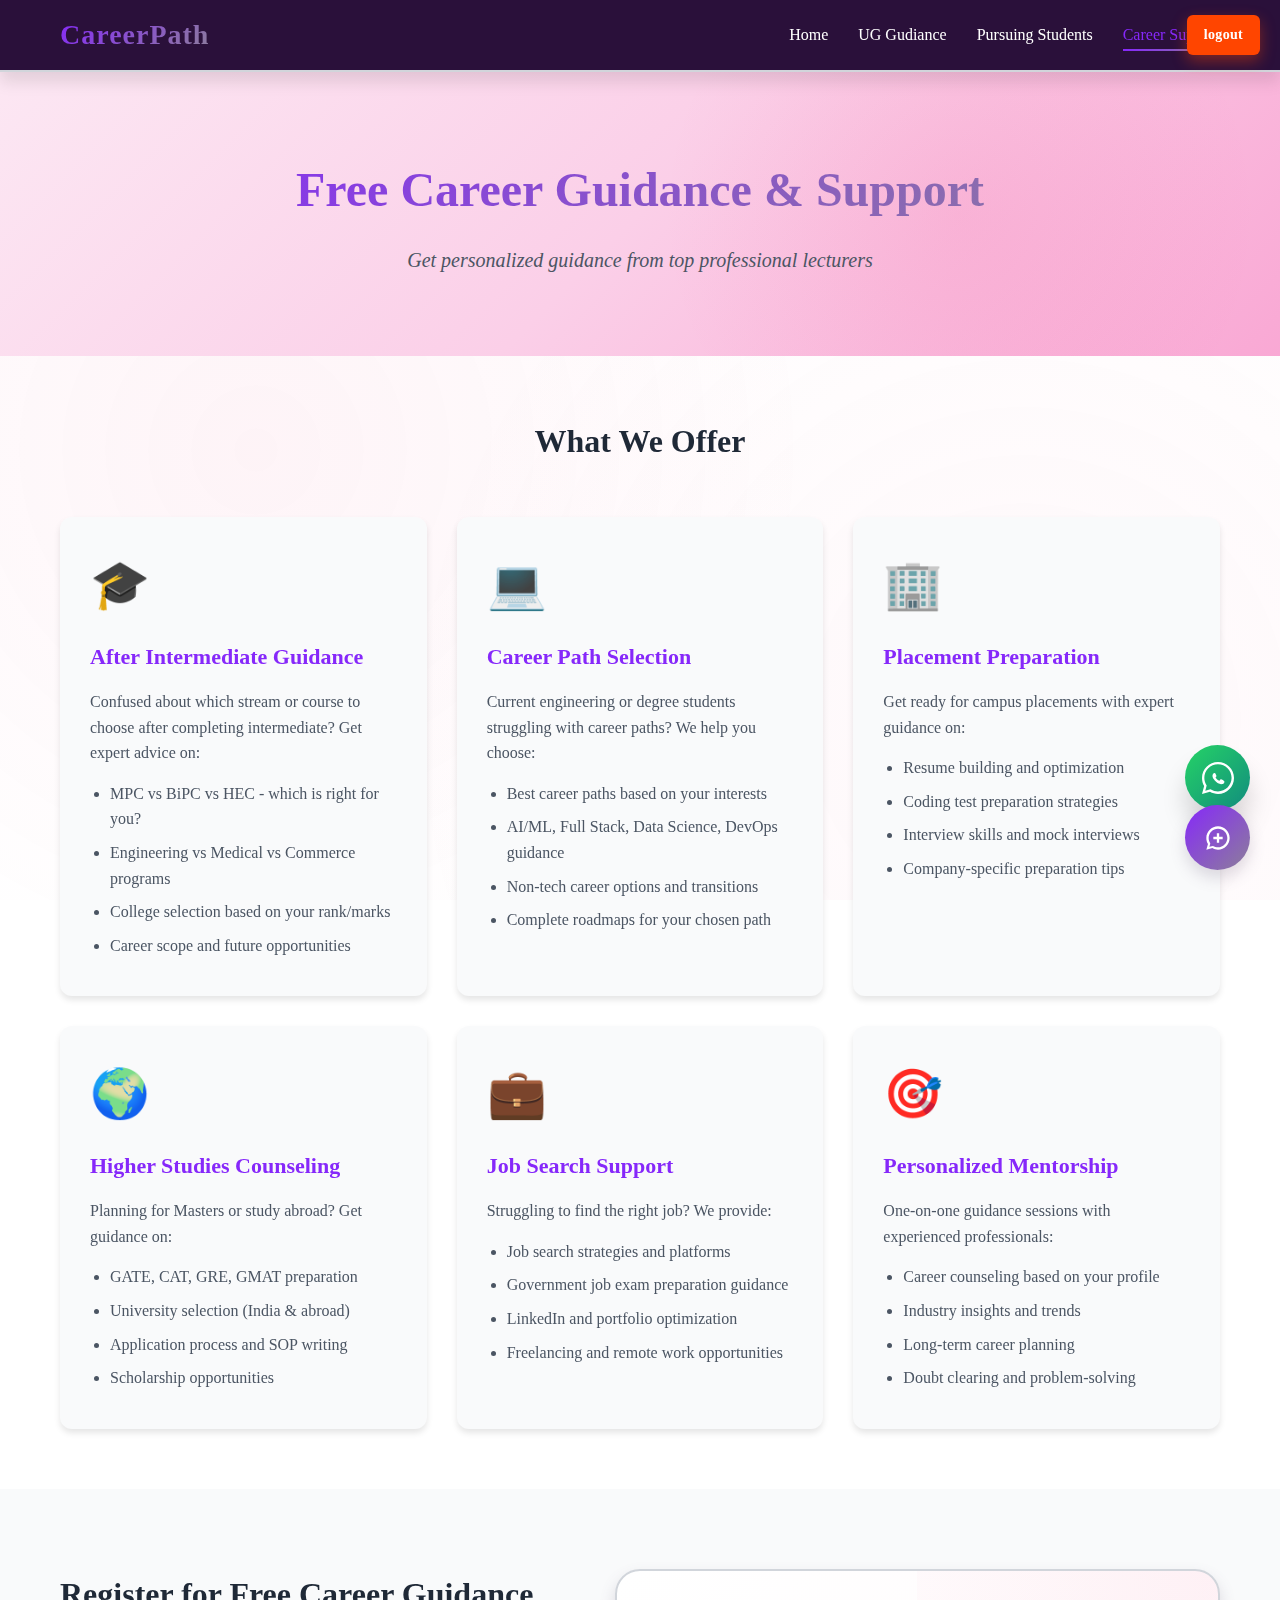
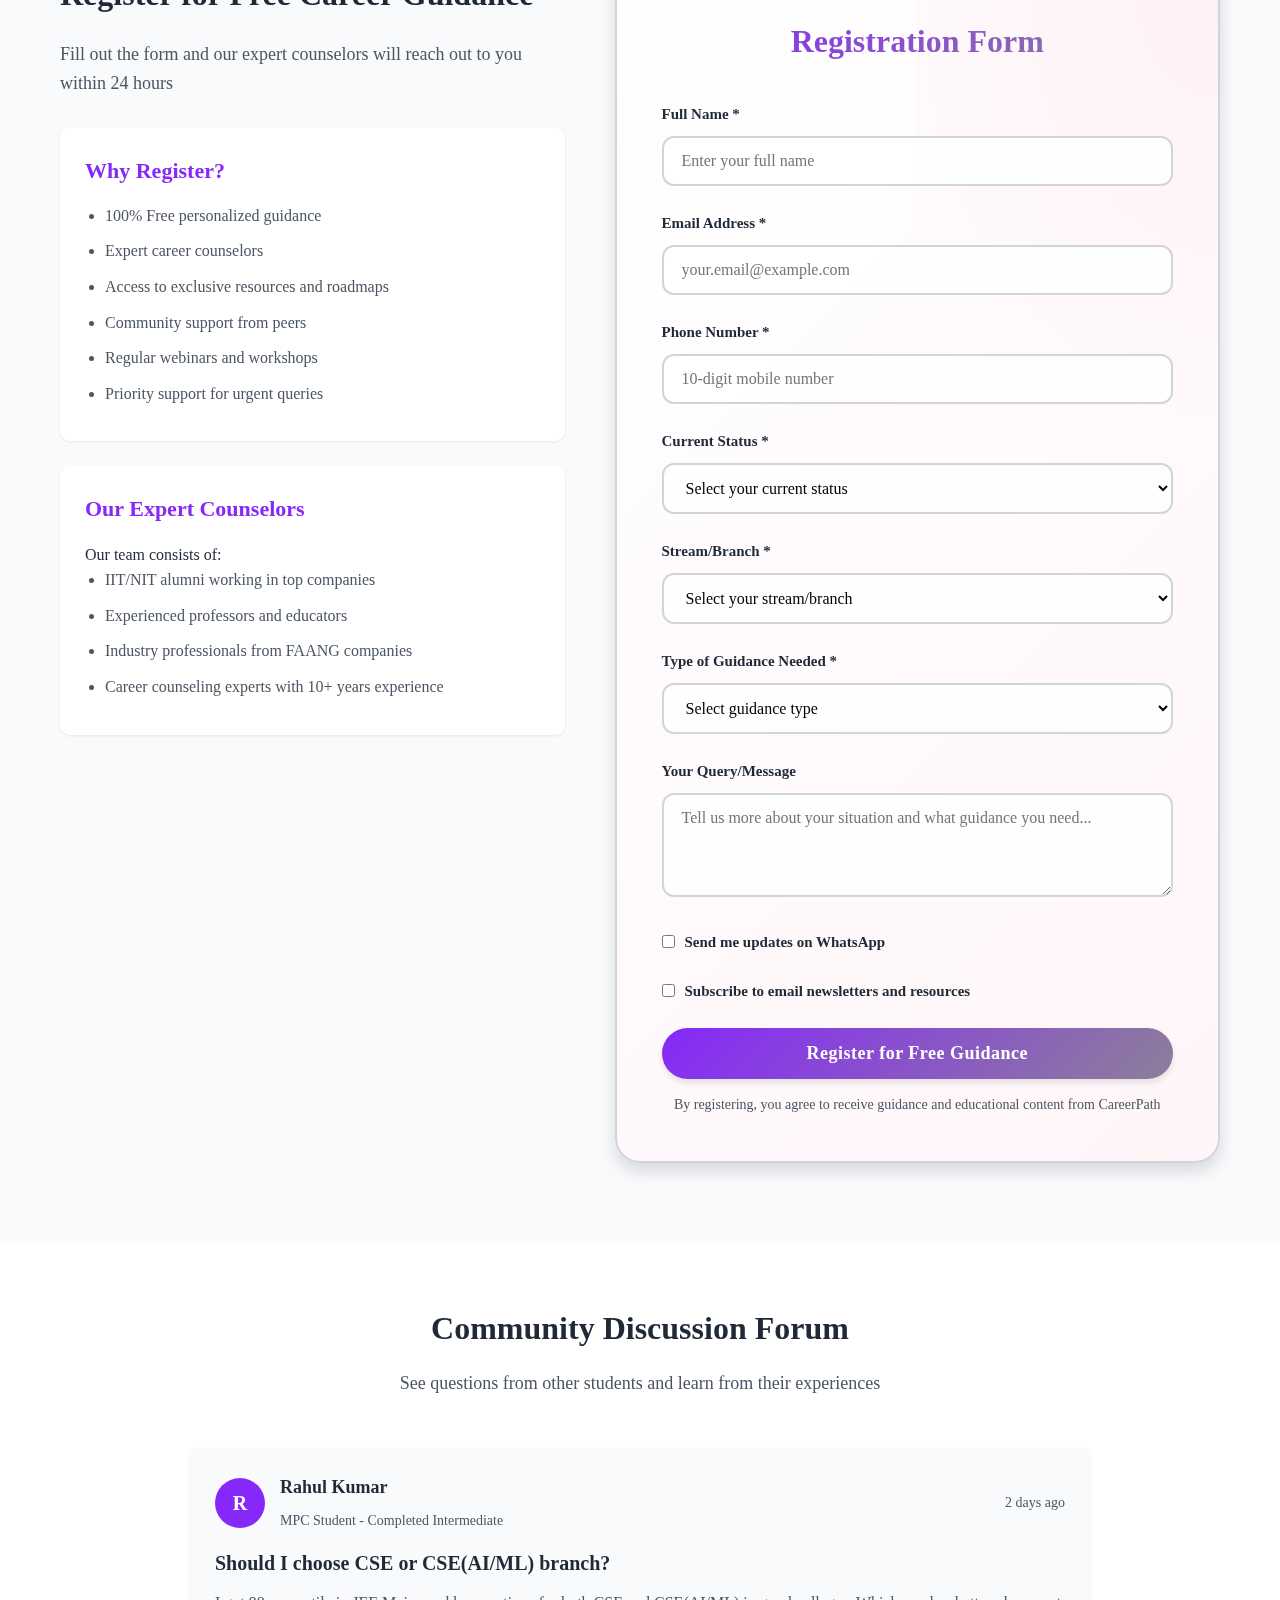
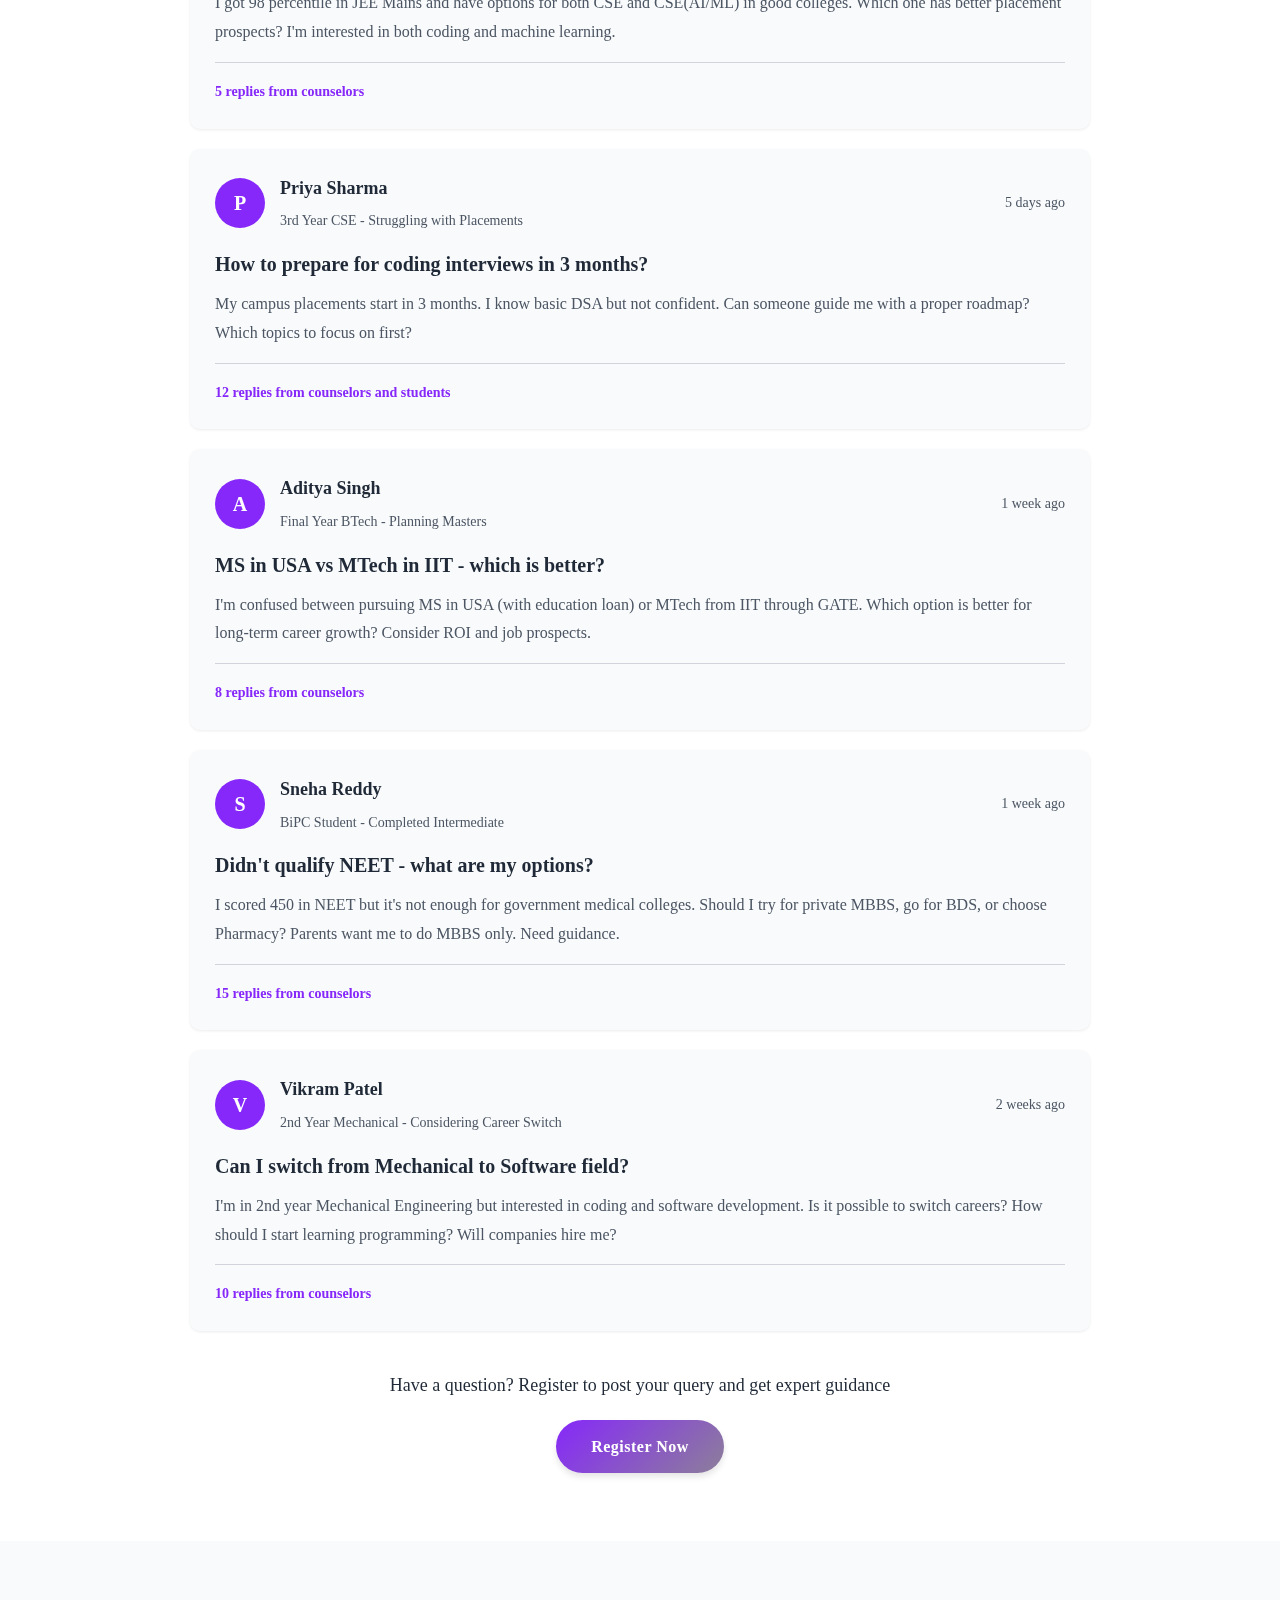
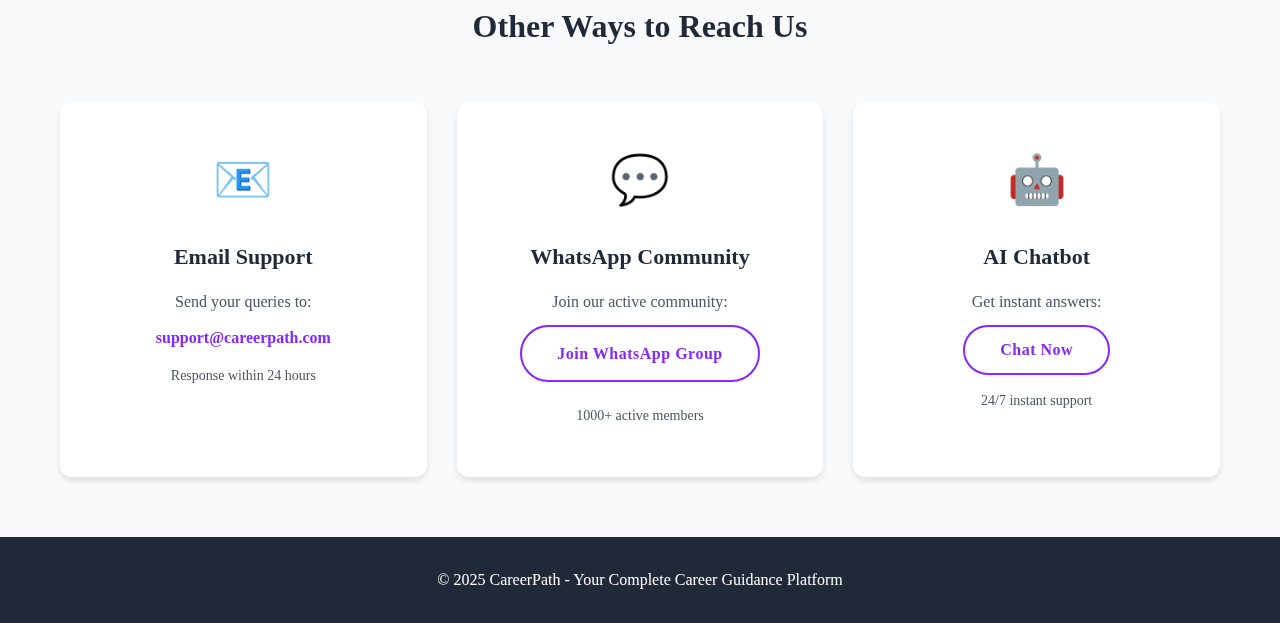
<file: contact-support.html>
<!DOCTYPE html>
<html lang="en">
<head>
    <meta charset="UTF-8">
    <meta name="viewport" content="width=device-width, initial-scale=1.0">
    <title>Career Support - Free Guidance</title>
    <link rel="stylesheet" href="style.css">
</head>
<body>
    <!-- Navigation -->
    <nav class="navbar">
        <div class="nav-container">
            <div class="logo">CareerPath</div>
            <ul class="nav-menu">
                <li><a href="indexo.html">Home</a></li>
                <li><a href="after-intermediate.html">UG Gudiance</a></li>
                <li><a href="current-students.html">Pursuing Students</a></li>
                <li><a href="contact-support.html" class="active">Career Support</a></li>
            </ul>
            <div class="hamburger">
                <span></span>
                <span></span>
                <span></span>
            </div>
            <div class="fixed-top-button-container">
  <a href="index.html" class="animated-action-button">logout</a>
</div>
        </div>
    </nav>

    <!-- Page Header -->
    <section class="page-header">
        <div class="container">
            <h1>Free Career Guidance & Support</h1>
            <p>Get personalized guidance from top professional lecturers</p>
        </div>
    </section>

    <!-- Support Services -->
    <section class="support-services">
        <div class="container">
            <h2>What We Offer</h2>
            <div class="services-grid">
                <div class="service-card">
                    <div class="service-icon">🎓</div>
                    <h3>After Intermediate Guidance</h3>
                    <p>Confused about which stream or course to choose after completing intermediate? Get expert advice on:</p>
                    <ul>
                        <li>MPC vs BiPC vs HEC - which is right for you?</li>
                        <li>Engineering vs Medical vs Commerce programs</li>
                        <li>College selection based on your rank/marks</li>
                        <li>Career scope and future opportunities</li>
                    </ul>
                </div>

                <div class="service-card">
                    <div class="service-icon">💻</div>
                    <h3>Career Path Selection</h3>
                    <p>Current engineering or degree students struggling with career paths? We help you choose:</p>
                    <ul>
                        <li>Best career paths based on your interests</li>
                        <li>AI/ML, Full Stack, Data Science, DevOps guidance</li>
                        <li>Non-tech career options and transitions</li>
                        <li>Complete roadmaps for your chosen path</li>
                    </ul>
                </div>

                <div class="service-card">
                    <div class="service-icon">🏢</div>
                    <h3>Placement Preparation</h3>
                    <p>Get ready for campus placements with expert guidance on:</p>
                    <ul>
                        <li>Resume building and optimization</li>
                        <li>Coding test preparation strategies</li>
                        <li>Interview skills and mock interviews</li>
                        <li>Company-specific preparation tips</li>
                    </ul>
                </div>

                <div class="service-card">
                    <div class="service-icon">🌍</div>
                    <h3>Higher Studies Counseling</h3>
                    <p>Planning for Masters or study abroad? Get guidance on:</p>
                    <ul>
                        <li>GATE, CAT, GRE, GMAT preparation</li>
                        <li>University selection (India & abroad)</li>
                        <li>Application process and SOP writing</li>
                        <li>Scholarship opportunities</li>
                    </ul>
                </div>

                <div class="service-card">
                    <div class="service-icon">💼</div>
                    <h3>Job Search Support</h3>
                    <p>Struggling to find the right job? We provide:</p>
                    <ul>
                        <li>Job search strategies and platforms</li>
                        <li>Government job exam preparation guidance</li>
                        <li>LinkedIn and portfolio optimization</li>
                        <li>Freelancing and remote work opportunities</li>
                    </ul>
                </div>

                <div class="service-card">
                    <div class="service-icon">🎯</div>
                    <h3>Personalized Mentorship</h3>
                    <p>One-on-one guidance sessions with experienced professionals:</p>
                    <ul>
                        <li>Career counseling based on your profile</li>
                        <li>Industry insights and trends</li>
                        <li>Long-term career planning</li>
                        <li>Doubt clearing and problem-solving</li>
                    </ul>
                </div>
            </div>
        </div>
    </section>

    <!-- Registration Form -->
    <section class="registration-section">
        <div class="container">
            <div class="registration-container">
                <div class="registration-info">
                    <h2>Register for Free Career Guidance</h2>
                    <p>Fill out the form and our expert counselors will reach out to you within 24 hours</p>

                    <div class="benefits-list">
                        <h3>Why Register?</h3>
                        <ul>
                            <li>100% Free personalized guidance</li>
                            <li>Expert career counselors</li>
                            <li>Access to exclusive resources and roadmaps</li>
                            <li>Community support from peers</li>
                            <li>Regular webinars and workshops</li>
                            <li>Priority support for urgent queries</li>
                        </ul>
                    </div>

                    <div class="counselor-info">
                        <h3>Our Expert Counselors</h3>
                        <p>Our team consists of:</p>
                        <ul>
                            <li>IIT/NIT alumni working in top companies</li>
                            <li>Experienced professors and educators</li>
                            <li>Industry professionals from FAANG companies</li>
                            <li>Career counseling experts with 10+ years experience</li>
                        </ul>
                    </div>
                </div>

                <div class="registration-form-container">
                    <form id="registrationForm" class="registration-form">
                        <h3>Registration Form</h3>

                        <div class="form-group">
                            <label for="fullName">Full Name *</label>
                            <input type="text" id="fullName" name="fullName" required placeholder="Enter your full name">
                        </div>

                        <div class="form-group">
                            <label for="email">Email Address *</label>
                            <input type="email" id="email" name="email" required placeholder="your.email@example.com">
                        </div>

                        <div class="form-group">
                            <label for="phone">Phone Number *</label>
                            <input type="tel" id="phone" name="phone" required placeholder="10-digit mobile number">
                        </div>

                        <div class="form-group">
                            <label for="currentStatus">Current Status *</label>
                            <select id="currentStatus" name="currentStatus" required>
                                <option value="">Select your current status</option>
                                <option value="completed-intermediate">Completed Intermediate (12th)</option>
                                <option value="first-year">1st Year BTech/Degree</option>
                                <option value="second-year">2nd Year BTech/Degree</option>
                                <option value="third-year">3rd Year BTech/Degree</option>
                                <option value="final-year">Final Year BTech/Degree</option>
                                <option value="graduated">Completed Graduation</option>
                                <option value="working-professional">Working Professional</option>
                            </select>
                        </div>

                        <div class="form-group">
                            <label for="stream">Stream/Branch *</label>
                            <select id="stream" name="stream" required>
                                <option value="">Select your stream/branch</option>
                                <option value="mpc">MPC (Maths, Physics, Chemistry)</option>
                                <option value="bipc">BiPC (Biology, Physics, Chemistry)</option>
                                <option value="hec">HEC (Commerce)</option>
                                <option value="cse">Computer Science Engineering</option>
                                <option value="ece">Electronics & Communication</option>
                                <option value="eee">Electrical & Electronics</option>
                                <option value="mechanical">Mechanical Engineering</option>
                                <option value="civil">Civil Engineering</option>
                                <option value="it">Information Technology</option>
                                <option value="other-tech">Other Engineering Branch</option>
                                <option value="bsc">BSc (Science)</option>
                                <option value="bcom">BCom (Commerce)</option>
                                <option value="ba">BA (Arts)</option>
                                <option value="other">Other</option>
                            </select>
                        </div>

                        <div class="form-group">
                            <label for="guidanceType">Type of Guidance Needed *</label>
                            <select id="guidanceType" name="guidanceType" required>
                                <option value="">Select guidance type</option>
                                <option value="after-intermediate">After Intermediate - Course Selection</option>
                                <option value="college-selection">College Selection</option>
                                <option value="career-path">Career Path Selection</option>
                                <option value="placement-prep">Placement Preparation</option>
                                <option value="competitive-exam">Competitive Exam Guidance</option>
                                <option value="higher-studies">Higher Studies (Masters/MBA)</option>
                                <option value="study-abroad">Study Abroad Counseling</option>
                                <option value="job-search">Job Search Support</option>
                                <option value="career-switch">Career Switch/Transition</option>
                                <option value="general">General Career Counseling</option>
                            </select>
                        </div>

                        <div class="form-group">
                            <label for="message">Your Query/Message</label>
                            <textarea id="message" name="message" rows="4" placeholder="Tell us more about your situation and what guidance you need..."></textarea>
                        </div>

                        <div class="form-group checkbox-group">
                            <label>
                                <input type="checkbox" id="whatsappUpdates" name="whatsappUpdates">
                                <span>Send me updates on WhatsApp</span>
                            </label>
                        </div>

                        <div class="form-group checkbox-group">
                            <label>
                                <input type="checkbox" id="emailUpdates" name="emailUpdates">
                                <span>Subscribe to email newsletters and resources</span>
                            </label>
                        </div>

                        <button type="submit" class="btn btn-primary btn-submit">Register for Free Guidance</button>

                        <p class="form-note">By registering, you agree to receive guidance and educational content from CareerPath</p>
                    </form>

                    <div id="successMessage" class="success-message" style="display: none;">
                        <div class="success-icon">✓</div>
                        <h3>Thank You for Registering!</h3>
                        <p>We will guide you to the top. Our expert counselors will reach out to you within 24 hours.</p>
                        <p>Check your email for confirmation and next steps.</p>
                        <a href="index.html" class="btn btn-secondary">Return to Home</a>
                    </div>
                </div>
            </div>
        </div>
    </section>

    <!-- Community Discussion -->
    <section class="community-section">
        <div class="container">
            <h2>Community Discussion Forum</h2>
            <p class="section-intro">See questions from other students and learn from their experiences</p>

            <div class="discussion-container">
                <div class="discussion-item">
                    <div class="discussion-header">
                        <div class="user-info">
                            <div class="user-avatar">R</div>
                            <div>
                                <h4>Rahul Kumar</h4>
                                <span class="user-status">MPC Student - Completed Intermediate</span>
                            </div>
                        </div>
                        <span class="discussion-date">2 days ago</span>
                    </div>
                    <div class="discussion-content">
                        <h3>Should I choose CSE or CSE(AI/ML) branch?</h3>
                        <p>I got 98 percentile in JEE Mains and have options for both CSE and CSE(AI/ML) in good colleges. Which one has better placement prospects? I'm interested in both coding and machine learning.</p>
                    </div>
                    <div class="discussion-footer">
                        <span class="reply-count">5 replies from counselors</span>
                    </div>
                </div>

                <div class="discussion-item">
                    <div class="discussion-header">
                        <div class="user-info">
                            <div class="user-avatar">P</div>
                            <div>
                                <h4>Priya Sharma</h4>
                                <span class="user-status">3rd Year CSE - Struggling with Placements</span>
                            </div>
                        </div>
                        <span class="discussion-date">5 days ago</span>
                    </div>
                    <div class="discussion-content">
                        <h3>How to prepare for coding interviews in 3 months?</h3>
                        <p>My campus placements start in 3 months. I know basic DSA but not confident. Can someone guide me with a proper roadmap? Which topics to focus on first?</p>
                    </div>
                    <div class="discussion-footer">
                        <span class="reply-count">12 replies from counselors and students</span>
                    </div>
                </div>

                <div class="discussion-item">
                    <div class="discussion-header">
                        <div class="user-info">
                            <div class="user-avatar">A</div>
                            <div>
                                <h4>Aditya Singh</h4>
                                <span class="user-status">Final Year BTech - Planning Masters</span>
                            </div>
                        </div>
                        <span class="discussion-date">1 week ago</span>
                    </div>
                    <div class="discussion-content">
                        <h3>MS in USA vs MTech in IIT - which is better?</h3>
                        <p>I'm confused between pursuing MS in USA (with education loan) or MTech from IIT through GATE. Which option is better for long-term career growth? Consider ROI and job prospects.</p>
                    </div>
                    <div class="discussion-footer">
                        <span class="reply-count">8 replies from counselors</span>
                    </div>
                </div>

                <div class="discussion-item">
                    <div class="discussion-header">
                        <div class="user-info">
                            <div class="user-avatar">S</div>
                            <div>
                                <h4>Sneha Reddy</h4>
                                <span class="user-status">BiPC Student - Completed Intermediate</span>
                            </div>
                        </div>
                        <span class="discussion-date">1 week ago</span>
                    </div>
                    <div class="discussion-content">
                        <h3>Didn't qualify NEET - what are my options?</h3>
                        <p>I scored 450 in NEET but it's not enough for government medical colleges. Should I try for private MBBS, go for BDS, or choose Pharmacy? Parents want me to do MBBS only. Need guidance.</p>
                    </div>
                    <div class="discussion-footer">
                        <span class="reply-count">15 replies from counselors</span>
                    </div>
                </div>

                <div class="discussion-item">
                    <div class="discussion-header">
                        <div class="user-info">
                            <div class="user-avatar">V</div>
                            <div>
                                <h4>Vikram Patel</h4>
                                <span class="user-status">2nd Year Mechanical - Considering Career Switch</span>
                            </div>
                        </div>
                        <span class="discussion-date">2 weeks ago</span>
                    </div>
                    <div class="discussion-content">
                        <h3>Can I switch from Mechanical to Software field?</h3>
                        <p>I'm in 2nd year Mechanical Engineering but interested in coding and software development. Is it possible to switch careers? How should I start learning programming? Will companies hire me?</p>
                    </div>
                    <div class="discussion-footer">
                        <span class="reply-count">10 replies from counselors</span>
                    </div>
                </div>
            </div>

            <div class="community-cta">
                <p>Have a question? Register to post your query and get expert guidance</p>
                <a href="#registrationForm" class="btn btn-primary">Register Now</a>
            </div>
        </div>
    </section>

    <!-- Contact Methods -->
    <section class="contact-methods">
        <div class="container">
            <h2>Other Ways to Reach Us</h2>
            <div class="contact-grid">
                <div class="contact-card">
                    <div class="contact-icon">📧</div>
                    <h3>Email Support</h3>
                    <p>Send your queries to:</p>
                    <a href="mailto:support@careerpath.com">support@careerpath.com</a>
                    <p class="response-time">Response within 24 hours</p>
                </div>

                <div class="contact-card">
                    <div class="contact-icon">💬</div>
                    <h3>WhatsApp Community</h3>
                    <p>Join our active community:</p>
                    <a href="https://chat.whatsapp.com/your-community-link" target="_blank" class="btn btn-secondary">Join WhatsApp Group</a>
                    <p class="response-time">1000+ active members</p>
                </div>

                <div class="contact-card">
                    <div class="contact-icon">🤖</div>
                    <h3>AI Chatbot</h3>
                    <p>Get instant answers:</p>
                    <button class="btn btn-secondary" onclick="document.getElementById('chatbot-toggle').click()">Chat Now</button>
                    <p class="response-time">24/7 instant support</p>
                </div>
            </div>
        </div>
    </section>

    <!-- Footer -->
    <footer>
        <div class="container">
            <p>&copy; 2025 CareerPath - Your Complete Career Guidance Platform</p>
        </div>
    </footer>

    <!-- WhatsApp Community Button -->
    <a href="https://chat.whatsapp.com/your-community-link" target="_blank" class="whatsapp-float" title="Join our WhatsApp Community">
        <svg viewBox="0 0 32 32" width="32" height="32">
            <path fill="currentColor" d="M16 0c-8.837 0-16 7.163-16 16 0 2.825 0.737 5.607 2.137 8.048l-2.137 7.952 7.933-2.127c2.42 1.37 5.173 2.127 8.067 2.127 8.837 0 16-7.163 16-16s-7.163-16-16-16zM16 29.467c-2.482 0-4.908-0.646-7.07-1.87l-0.507-0.292-5.125 1.362 1.377-5.11-0.32-0.525c-1.334-2.181-2.022-4.668-2.022-7.217 0-7.51 6.11-13.62 13.62-13.62s13.62 6.11 13.62 13.62-6.11 13.62-13.62 13.62zM21.305 18.17c-0.294-0.147-1.738-0.857-2.007-0.955-0.269-0.098-0.465-0.147-0.661 0.147s-0.759 0.955-0.931 1.151c-0.172 0.196-0.343 0.221-0.637 0.074-1.444-0.722-2.391-1.289-3.341-2.924-0.251-0.433 0.251-0.403 0.72-1.341 0.098-0.196 0.049-0.367-0.025-0.514-0.074-0.147-0.661-1.591-0.906-2.179-0.239-0.571-0.481-0.494-0.661-0.502-0.172-0.008-0.367-0.010-0.563-0.010s-0.514 0.074-0.783 0.367c-0.269 0.294-1.028 1.004-1.028 2.448s1.053 2.839 1.2 3.036c0.147 0.196 2.070 3.158 5.015 4.428 1.859 0.802 2.587 0.856 3.516 0.722 0.563-0.082 1.738-0.71 1.983-1.396 0.245-0.685 0.245-1.273 0.172-1.396-0.074-0.123-0.269-0.196-0.563-0.343z"/>
        </svg>
    </a>

    <!-- Chatbot Toggle Button -->
    <button class="chatbot-toggle" id="chatbot-toggle">
        <svg viewBox="0 0 24 24" width="28" height="28">
            <path fill="currentColor" d="M12 2C6.5 2 2 6.5 2 12c0 1.9.5 3.7 1.4 5.2L2 22l5.2-1.4C8.7 21.5 10.3 22 12 22c5.5 0 10-4.5 10-10S17.5 2 12 2zm0 18c-1.6 0-3-.4-4.3-1.2l-3.1.8.8-2.9C4.5 15.1 4 13.6 4 12c0-4.4 3.6-8 8-8s8 3.6 8 8-3.6 8-8 8zm4-9h-3V8h-2v3H8v2h3v3h2v-3h3v-2z"/>
        </svg>
    </button>

    <script type="module" src="main.js"></script>
</body>
</html>
</file>
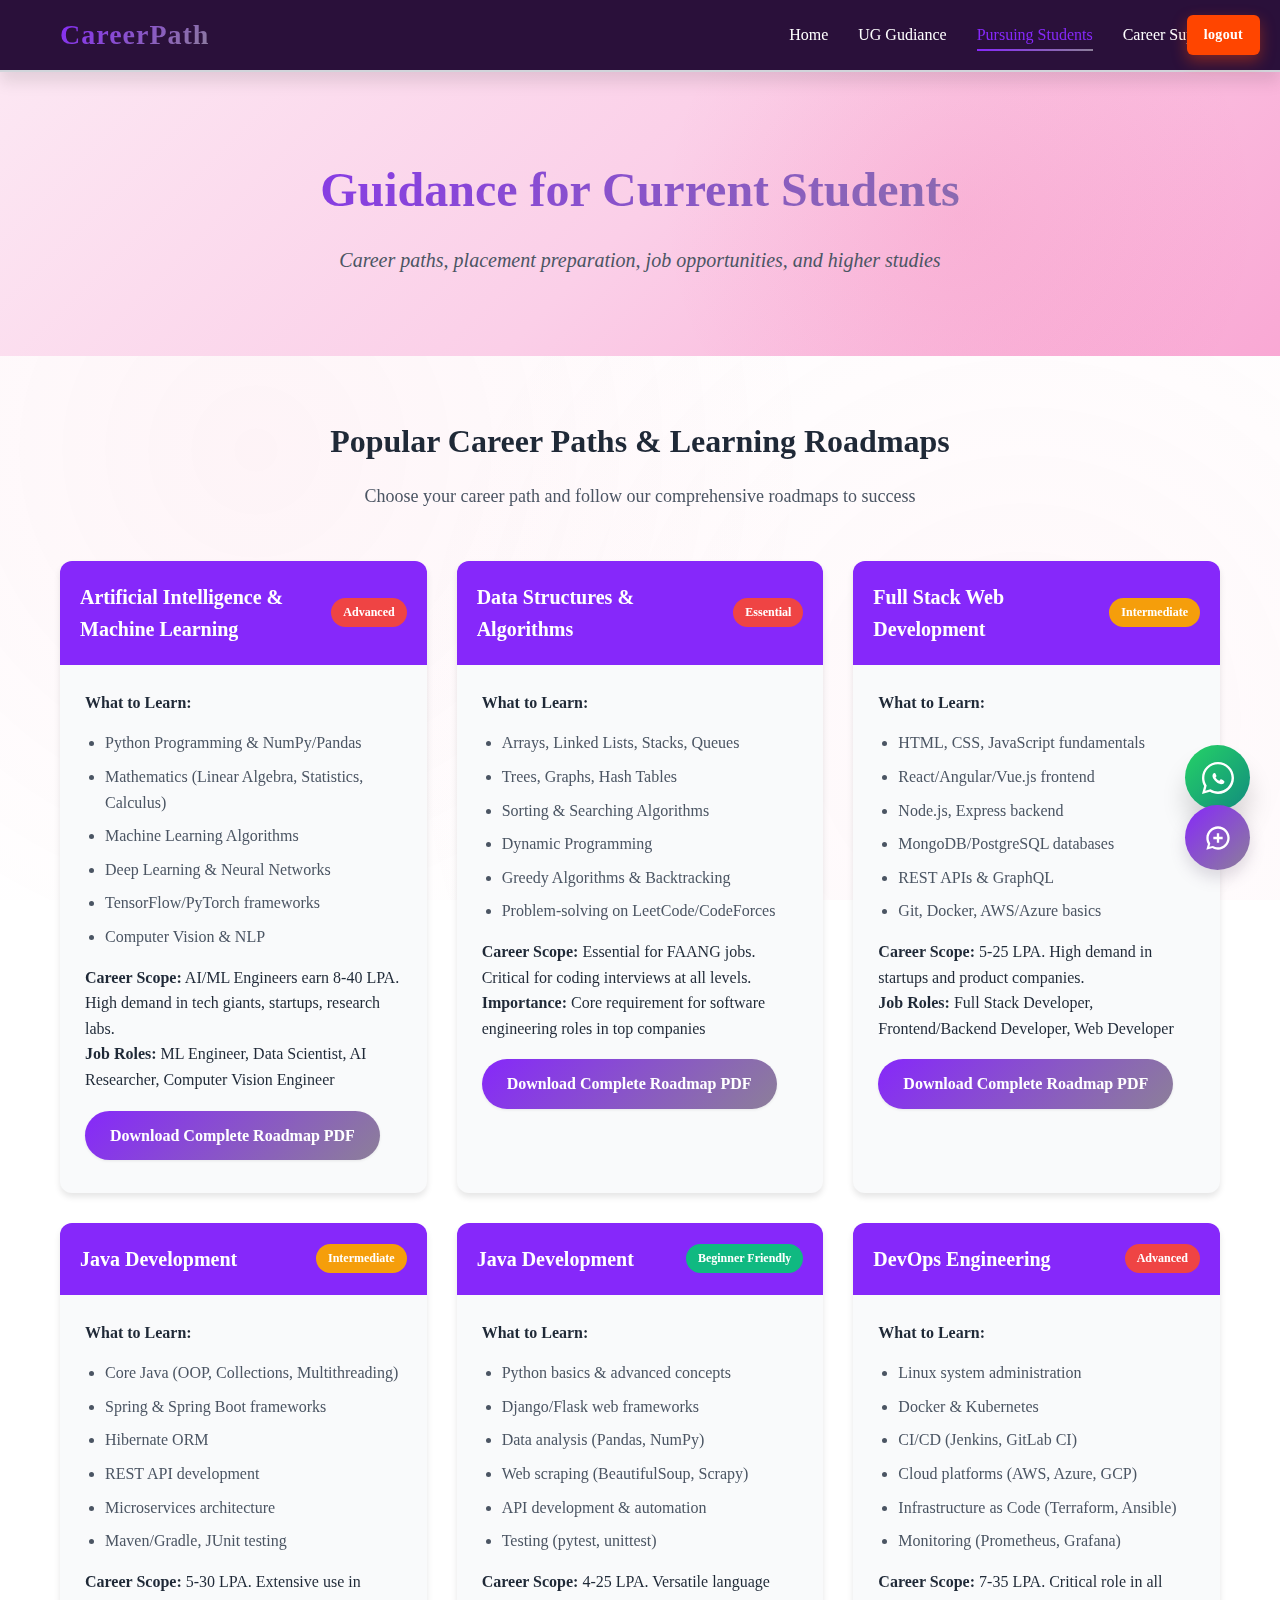
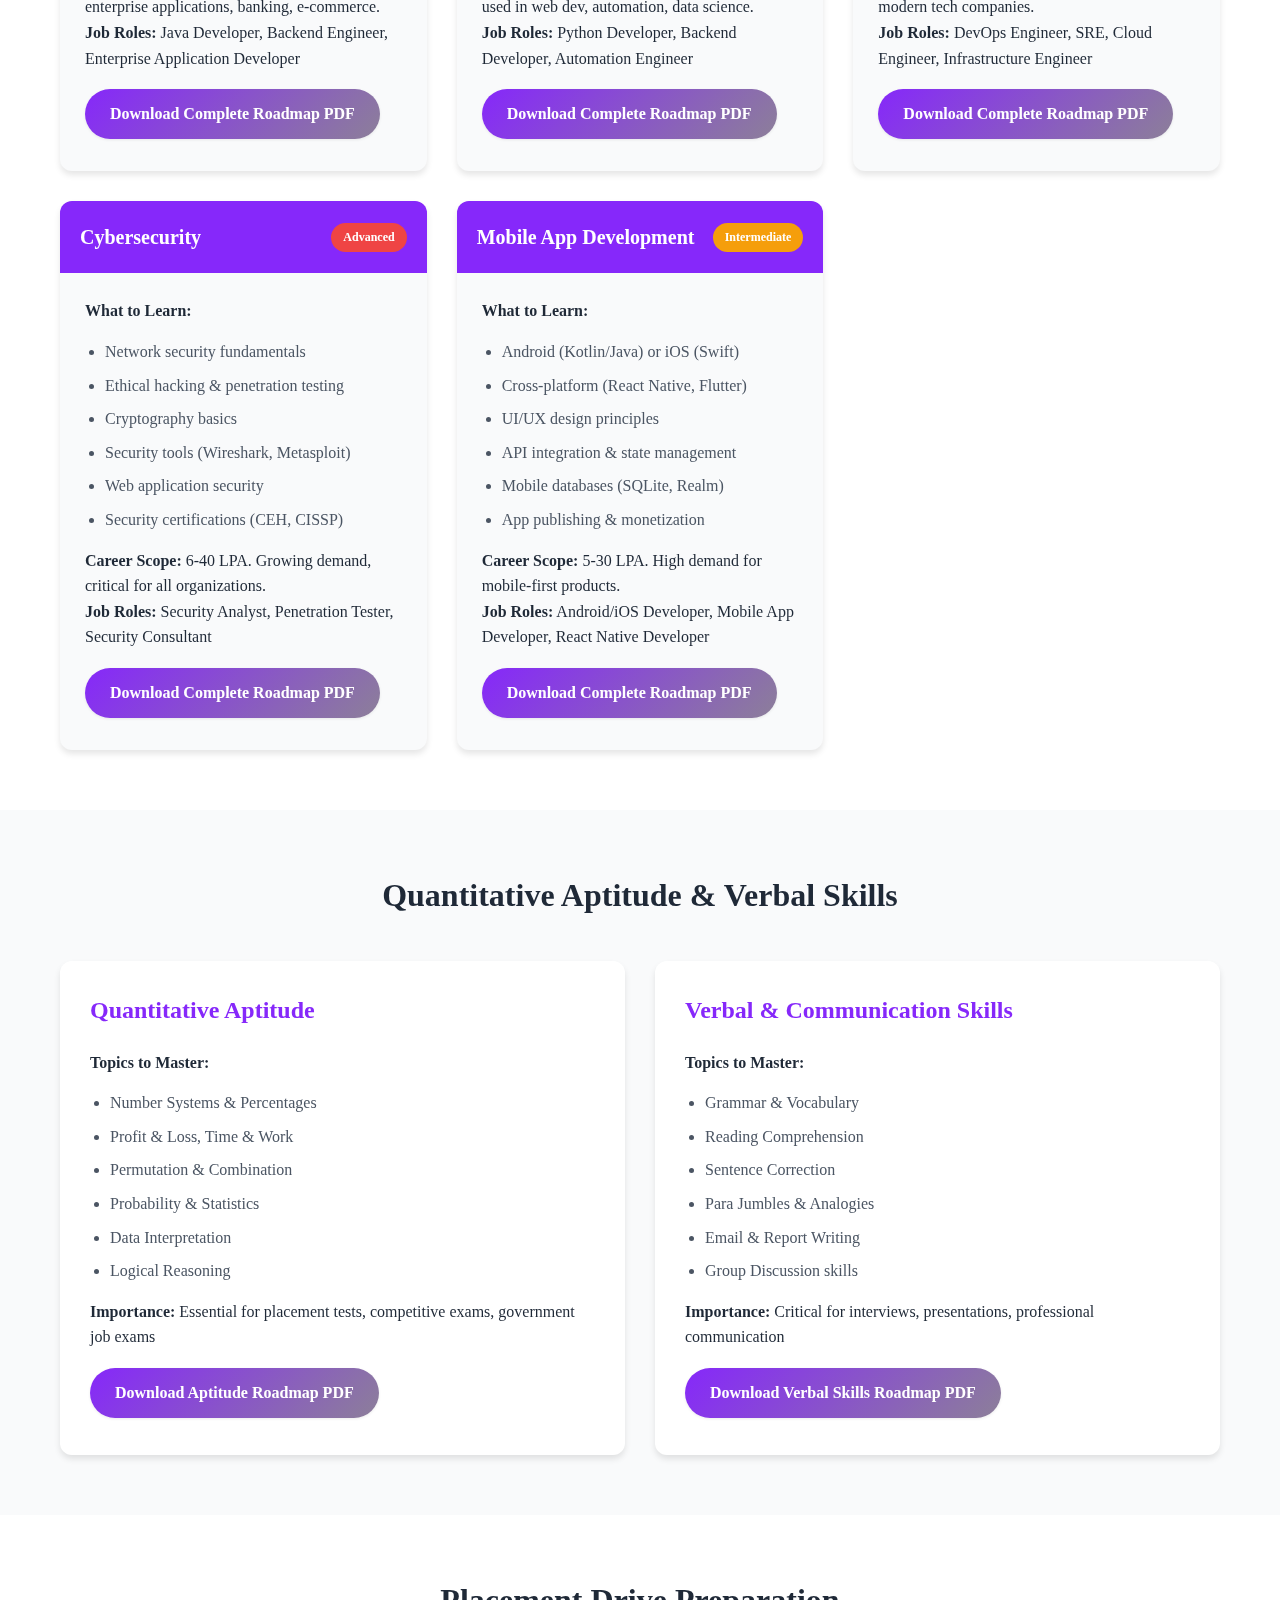
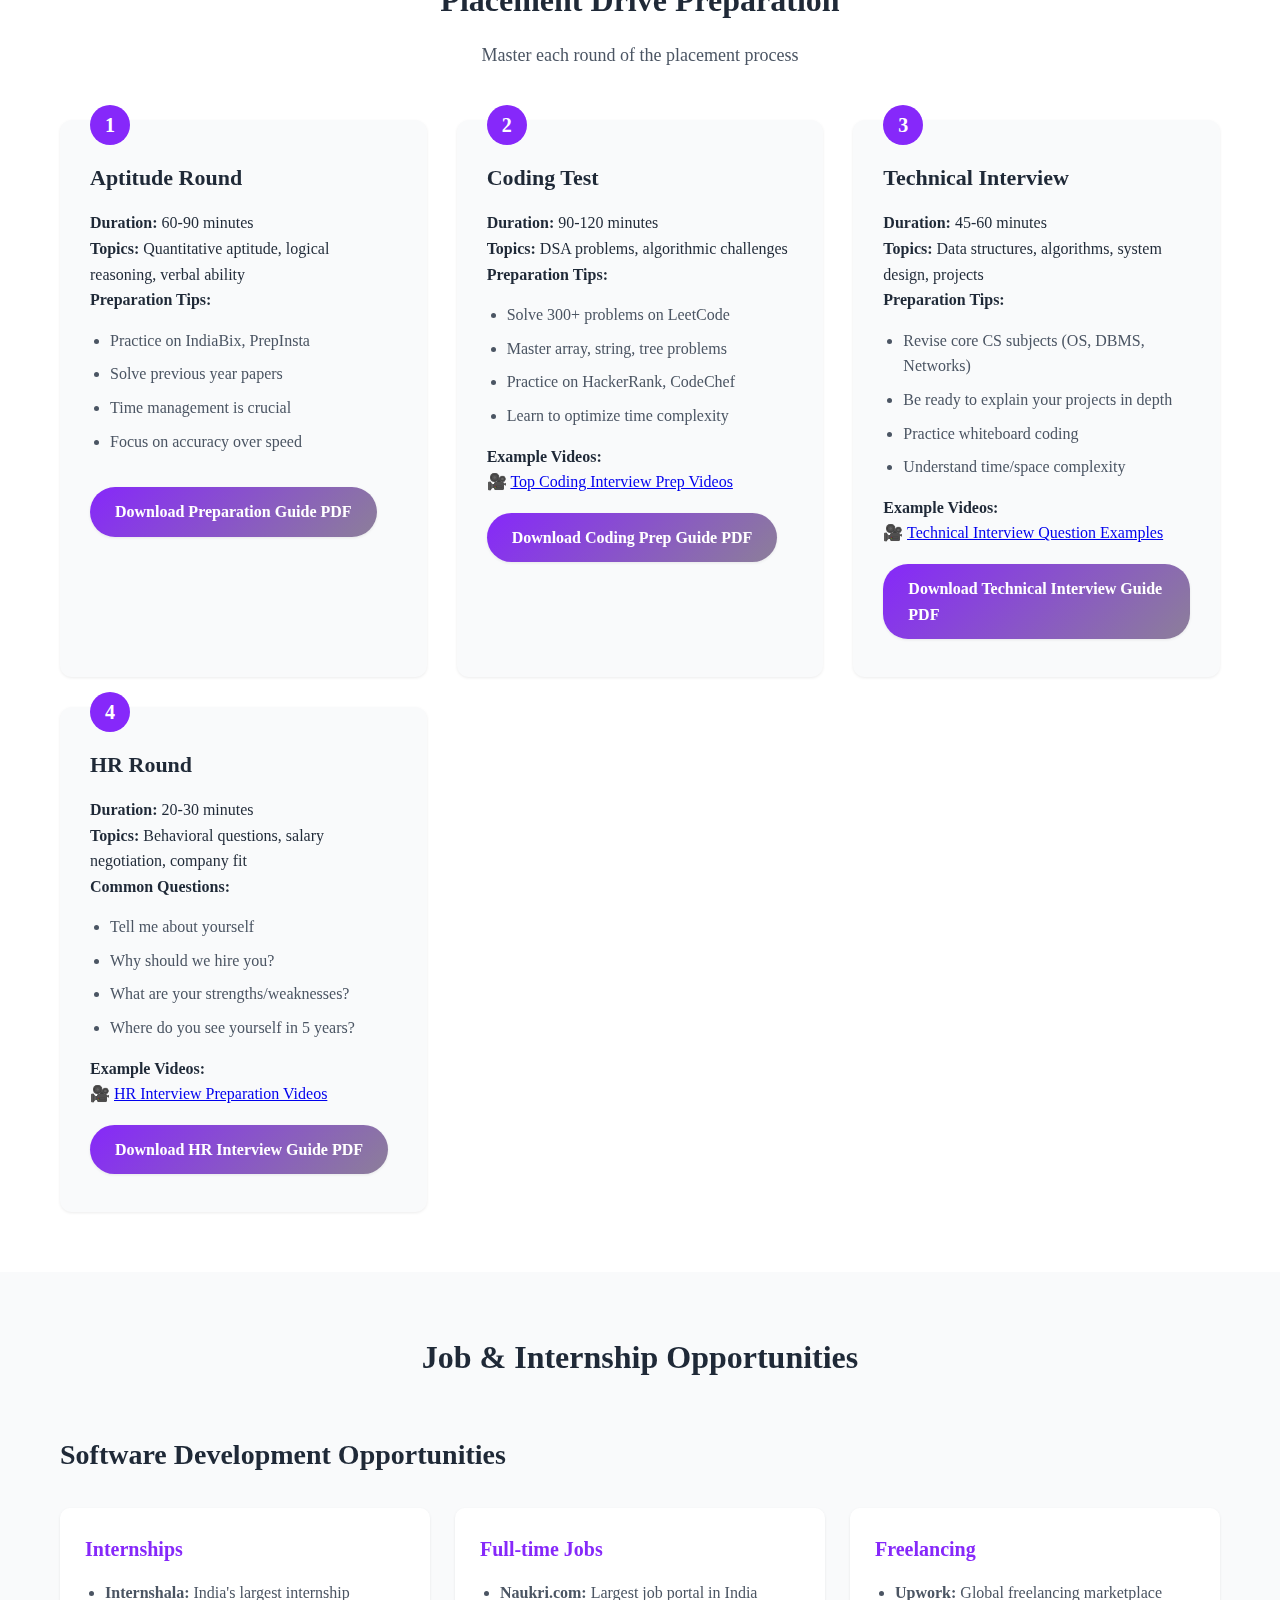
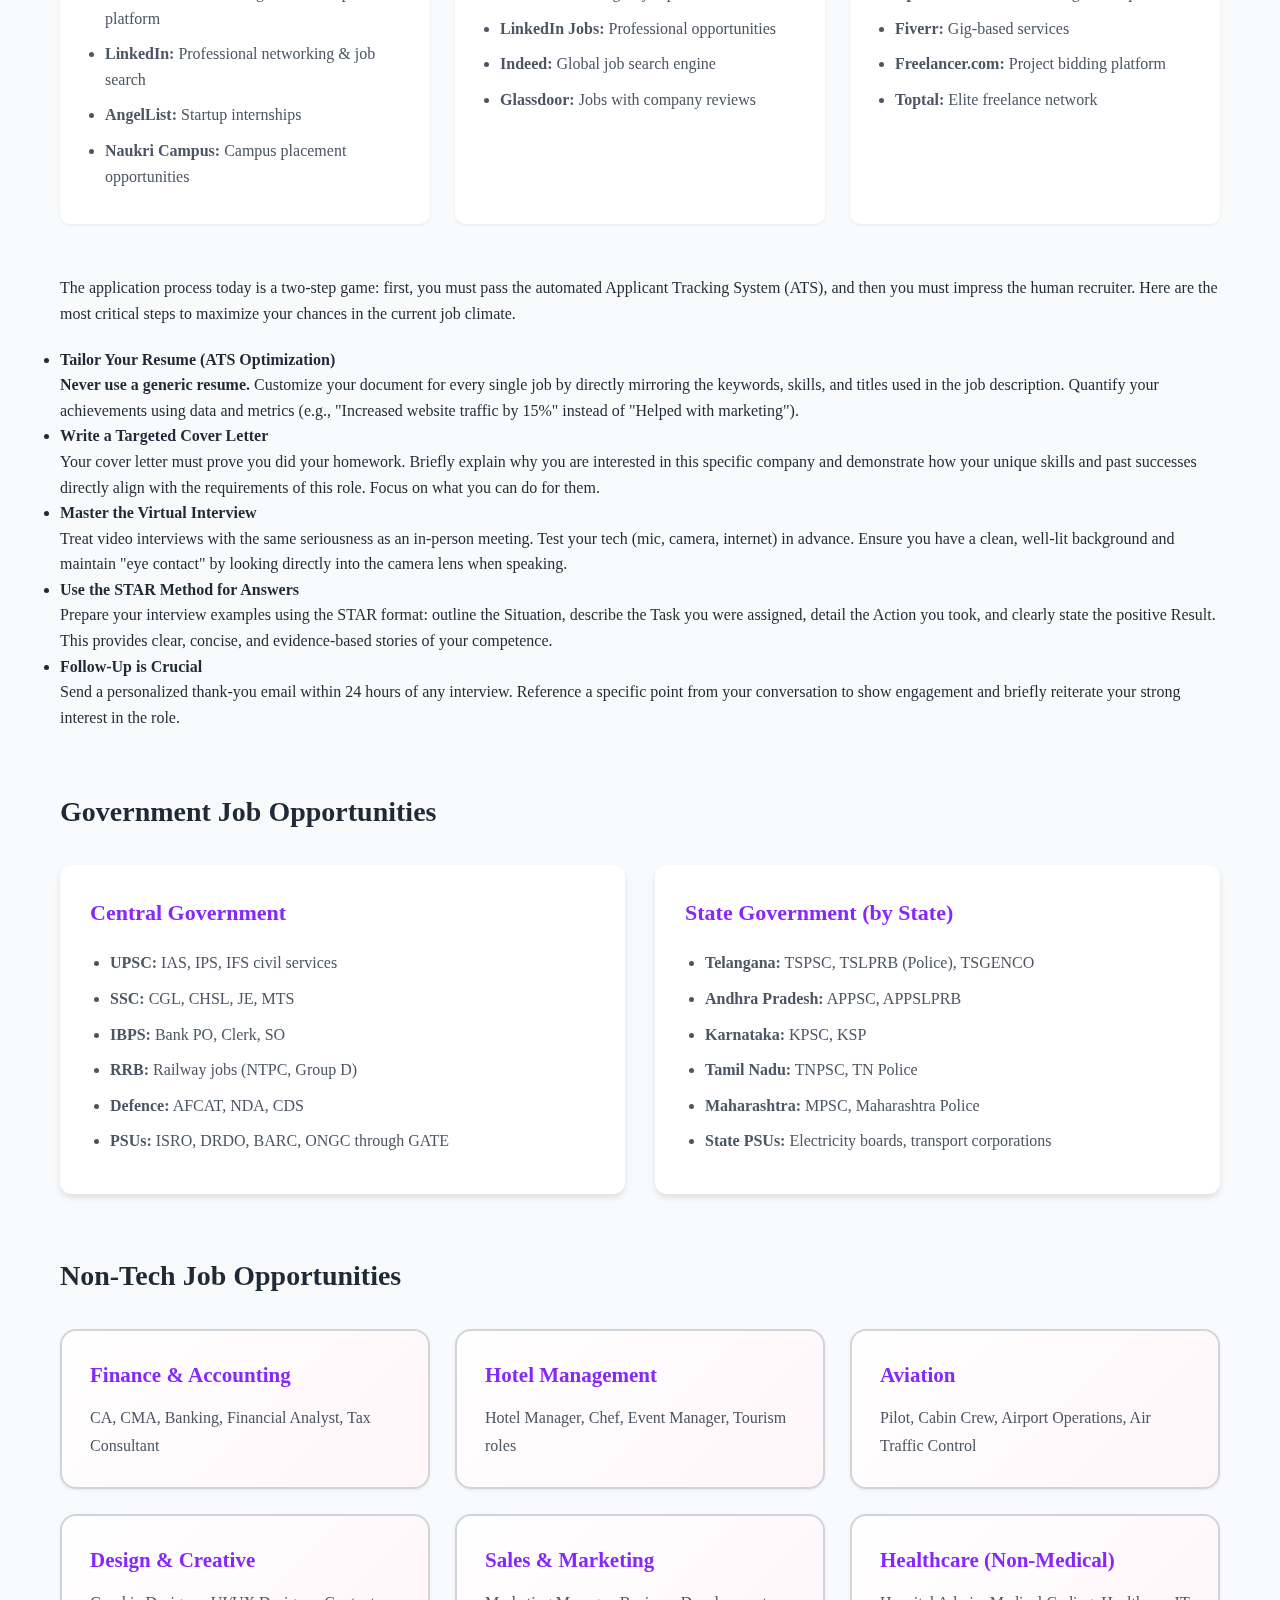
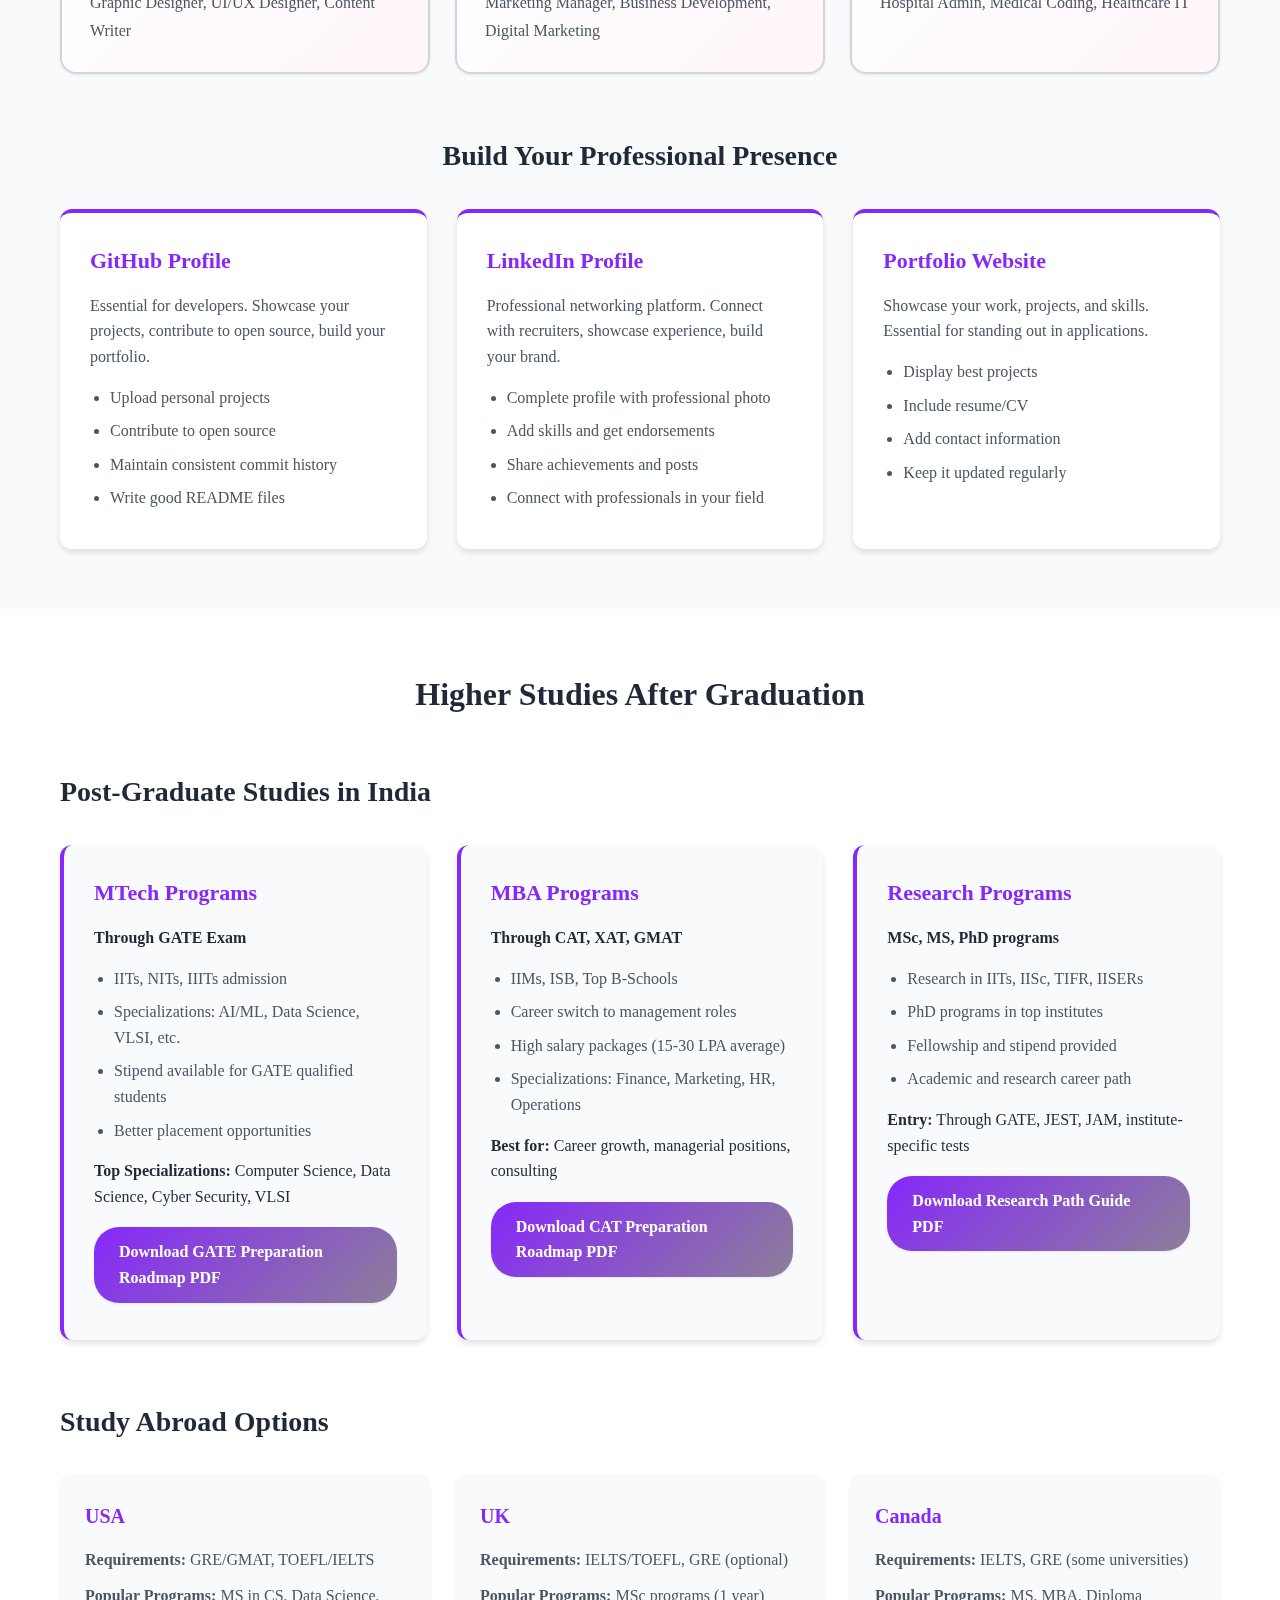
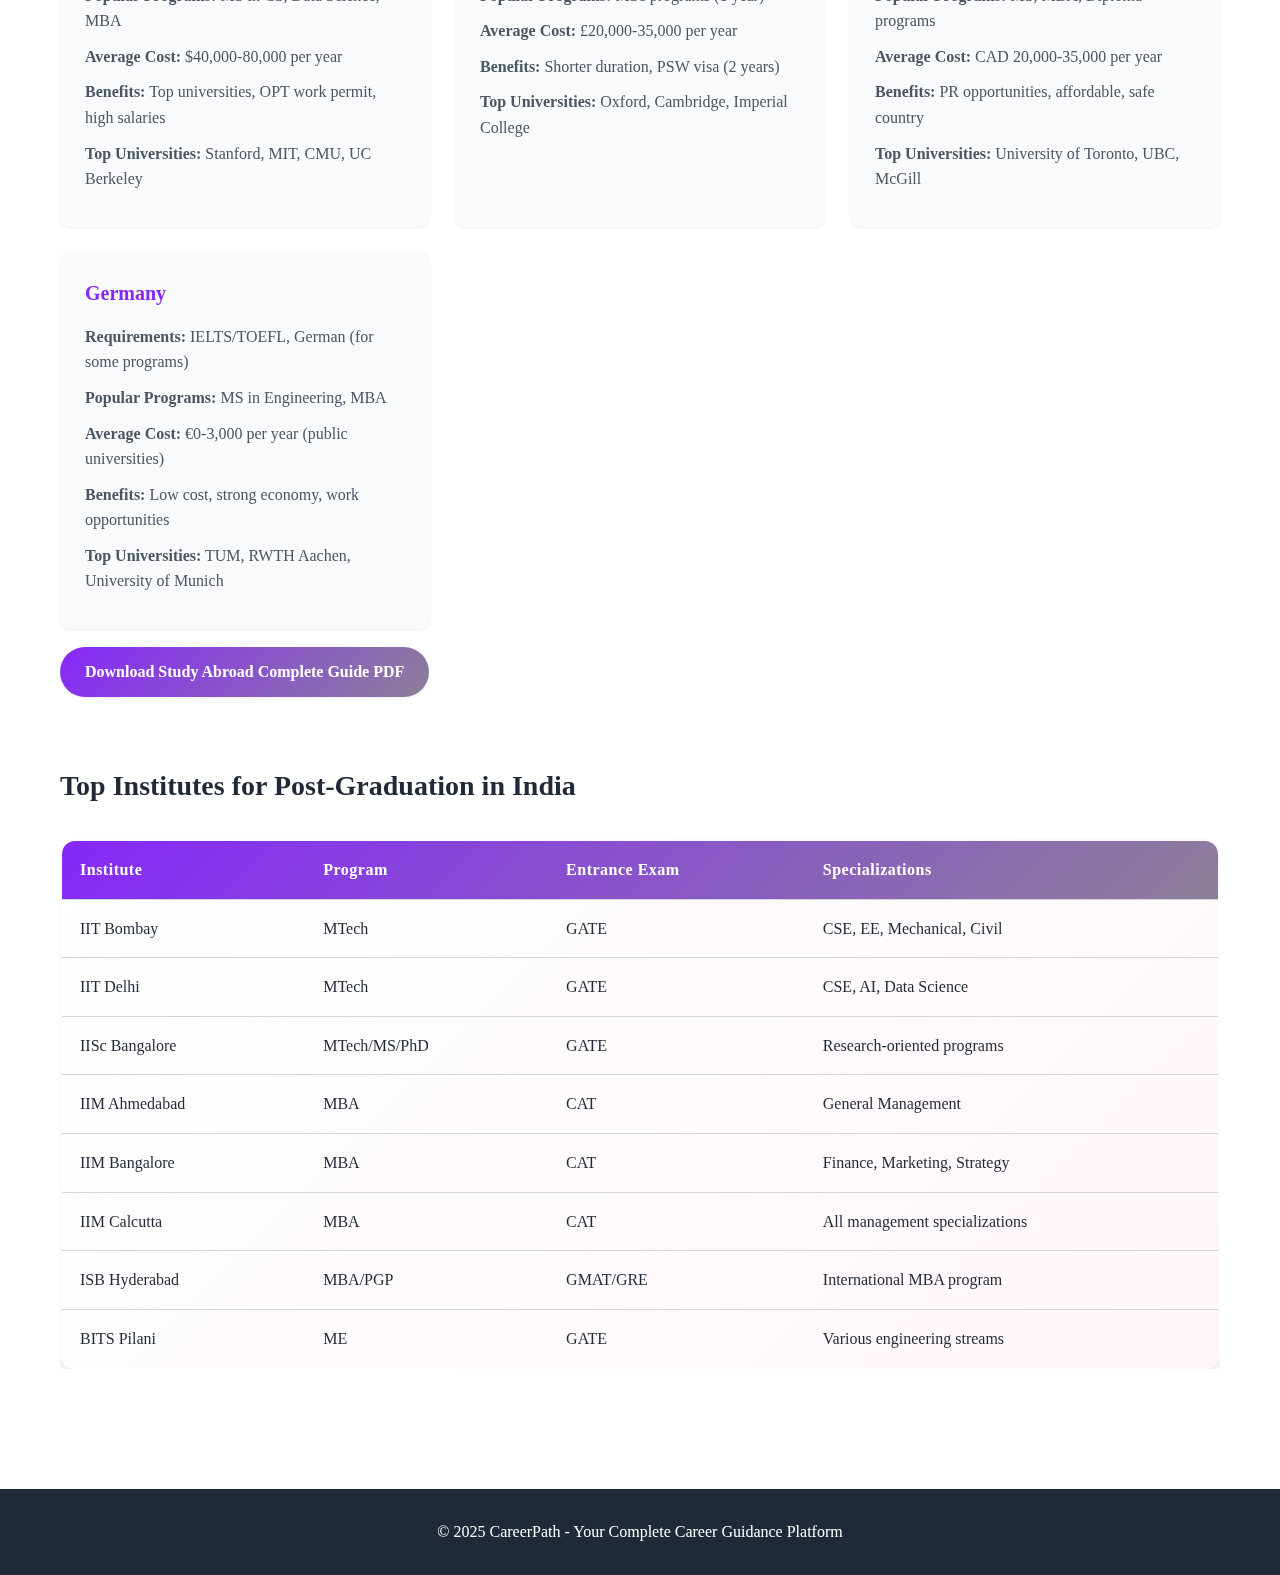
<file: current-students.html>
<!DOCTYPE html>
<html lang="en">
<head>
    <meta charset="UTF-8">
    <meta name="viewport" content="width=device-width, initial-scale=1.0">
    <title>Current Students - Career Guidance</title>
    <link rel="stylesheet" href="style.css">
</head>
<body>
    <!-- Navigation -->
    <nav class="navbar">
        <div class="nav-container">
            <div class="logo">CareerPath</div>
            <ul class="nav-menu">
                <li><a href="indexo.html">Home</a></li>
                <li><a href="after-intermediate.html">UG Gudiance</a></li>
                <li><a href="current-students.html" class="active">Pursuing Students</a></li>
                <li><a href="contact-support.html">Career Support</a></li>
            </ul>
            <div class="hamburger">
                <span></span>
                <span></span>
                <span></span>
            </div>
            <div class="fixed-top-button-container">
  <a href="index.html" class="animated-action-button">logout</a>
</div>
        </div>
    </nav>

    <!-- Page Header -->
    <section class="page-header">
        <div class="container">
            <h1>Guidance for Current Students</h1>
            <p>Career paths, placement preparation, job opportunities, and higher studies</p>
        </div>
    </section>

    <!-- Career Paths Section -->
    <section id="career-paths" class="career-paths-section">
        <div class="container">
            <h2>Popular Career Paths & Learning Roadmaps</h2>
            <p class="section-intro">Choose your career path and follow our comprehensive roadmaps to success</p>

            <div class="career-paths-grid">
                <!-- AI/ML Path -->
                <div class="career-path-card">
                    <div class="path-header">
                        <h3>Artificial Intelligence & Machine Learning</h3>
                        <span class="difficulty high">Advanced</span>
                    </div>
                    <div class="path-content">
                        <p><strong>What to Learn:</strong></p>
                        <ul>
                            <li>Python Programming & NumPy/Pandas</li>
                            <li>Mathematics (Linear Algebra, Statistics, Calculus)</li>
                            <li>Machine Learning Algorithms</li>
                            <li>Deep Learning & Neural Networks</li>
                            <li>TensorFlow/PyTorch frameworks</li>
                            <li>Computer Vision & NLP</li>
                        </ul>
                        <p><strong>Career Scope:</strong> AI/ML Engineers earn 8-40 LPA. High demand in tech giants, startups, research labs.</p>
                        <p><strong>Job Roles:</strong> ML Engineer, Data Scientist, AI Researcher, Computer Vision Engineer</p>
                        <a href="pdfs/ai-data-scientist.pdf" class="download-btn" data-pdf="ai-ml-roadmap">Download Complete Roadmap PDF</a>
                    </div>
                </div>

                <!-- DSA Path -->
                <div class="career-path-card">
                    <div class="path-header">
                        <h3>Data Structures & Algorithms</h3>
                        <span class="difficulty high">Essential</span>
                    </div>
                    <div class="path-content">
                        <p><strong>What to Learn:</strong></p>
                        <ul>
                            <li>Arrays, Linked Lists, Stacks, Queues</li>
                            <li>Trees, Graphs, Hash Tables</li>
                            <li>Sorting & Searching Algorithms</li>
                            <li>Dynamic Programming</li>
                            <li>Greedy Algorithms & Backtracking</li>
                            <li>Problem-solving on LeetCode/CodeForces</li>
                        </ul>
                        <p><strong>Career Scope:</strong> Essential for FAANG jobs. Critical for coding interviews at all levels.</p>
                        <p><strong>Importance:</strong> Core requirement for software engineering roles in top companies</p>
                        <a href="pdfs/DSA_Roadmap_2025.pdf" class="download-btn" data-pdf="dsa-roadmap">Download Complete Roadmap PDF</a>
                    </div>
                </div>

                <!-- Full Stack Path -->
                <div class="career-path-card">
                    <div class="path-header">
                        <h3>Full Stack Web Development</h3>
                        <span class="difficulty medium">Intermediate</span>
                    </div>
                    <div class="path-content">
                        <p><strong>What to Learn:</strong></p>
                        <ul>
                            <li>HTML, CSS, JavaScript fundamentals</li>
                            <li>React/Angular/Vue.js frontend</li>
                            <li>Node.js, Express backend</li>
                            <li>MongoDB/PostgreSQL databases</li>
                            <li>REST APIs & GraphQL</li>
                            <li>Git, Docker, AWS/Azure basics</li>
                        </ul>
                        <p><strong>Career Scope:</strong> 5-25 LPA. High demand in startups and product companies.</p>
                        <p><strong>Job Roles:</strong> Full Stack Developer, Frontend/Backend Developer, Web Developer</p>
                        <a href="pdfs/full-stack.pdf" class="download-btn" data-pdf="fullstack-roadmap">Download Complete Roadmap PDF</a>
                    </div>
                </div>

                <!-- Java Path -->
                <div class="career-path-card">
                    <div class="path-header">
                        <h3>Java Development</h3>
                        <span class="difficulty medium">Intermediate</span>
                    </div>
                    <div class="path-content">
                        <p><strong>What to Learn:</strong></p>
                        <ul>
                            <li>Core Java (OOP, Collections, Multithreading)</li>
                            <li>Spring & Spring Boot frameworks</li>
                            <li>Hibernate ORM</li>
                            <li>REST API development</li>
                            <li>Microservices architecture</li>
                            <li>Maven/Gradle, JUnit testing</li>
                        </ul>
                        <p><strong>Career Scope:</strong> 5-30 LPA. Extensive use in enterprise applications, banking, e-commerce.</p>
                        <p><strong>Job Roles:</strong> Java Developer, Backend Engineer, Enterprise Application Developer</p>
                        <a href="pdfs/How-To-Become-A-Java-Developer.pdf" class="download-btn" data-pdf="java-roadmap">Download Complete Roadmap PDF</a>
                    </div>
                </div>

                <!-- Python Path -->
                <div class="career-path-card">
                    <div class="path-header">
                        <h3>Java Development</h3>
                        <span class="difficulty beginner">Beginner Friendly</span>
                    </div>
                    <div class="path-content">
                        <p><strong>What to Learn:</strong></p>
                        <ul>
                            <li>Python basics & advanced concepts</li>
                            <li>Django/Flask web frameworks</li>
                            <li>Data analysis (Pandas, NumPy)</li>
                            <li>Web scraping (BeautifulSoup, Scrapy)</li>
                            <li>API development & automation</li>
                            <li>Testing (pytest, unittest)</li>
                        </ul>
                        <p><strong>Career Scope:</strong> 4-25 LPA. Versatile language used in web dev, automation, data science.</p>
                        <p><strong>Job Roles:</strong> Python Developer, Backend Developer, Automation Engineer</p>
                        <a href="pdfs/python.pdf" class="download-btn" data-pdf="python-roadmap">Download Complete Roadmap PDF</a>
                    </div>
                </div>

                <!-- DevOps Path -->
                <div class="career-path-card">
                    <div class="path-header">
                        <h3>DevOps Engineering</h3>
                        <span class="difficulty high">Advanced</span>
                    </div>
                    <div class="path-content">
                        <p><strong>What to Learn:</strong></p>
                        <ul>
                            <li>Linux system administration</li>
                            <li>Docker & Kubernetes</li>
                            <li>CI/CD (Jenkins, GitLab CI)</li>
                            <li>Cloud platforms (AWS, Azure, GCP)</li>
                            <li>Infrastructure as Code (Terraform, Ansible)</li>
                            <li>Monitoring (Prometheus, Grafana)</li>
                        </ul>
                        <p><strong>Career Scope:</strong> 7-35 LPA. Critical role in all modern tech companies.</p>
                        <p><strong>Job Roles:</strong> DevOps Engineer, SRE, Cloud Engineer, Infrastructure Engineer</p>
                        <a href="pdfs/devops-roadmap.pdf" class="download-btn" data-pdf="devops-roadmap">Download Complete Roadmap PDF</a>
                    </div>
                </div>

                <!-- Cybersecurity Path -->
                <div class="career-path-card">
                    <div class="path-header">
                        <h3>Cybersecurity</h3>
                        <span class="difficulty high">Advanced</span>
                    </div>
                    <div class="path-content">
                        <p><strong>What to Learn:</strong></p>
                        <ul>
                            <li>Network security fundamentals</li>
                            <li>Ethical hacking & penetration testing</li>
                            <li>Cryptography basics</li>
                            <li>Security tools (Wireshark, Metasploit)</li>
                            <li>Web application security</li>
                            <li>Security certifications (CEH, CISSP)</li>
                        </ul>
                        <p><strong>Career Scope:</strong> 6-40 LPA. Growing demand, critical for all organizations.</p>
                        <p><strong>Job Roles:</strong> Security Analyst, Penetration Tester, Security Consultant</p>
                        <a href="pdfs/cyber-security.pdf" class="download-btn" data-pdf="cybersecurity-roadmap">Download Complete Roadmap PDF</a>
                    </div>
                </div>

                <!-- Mobile Development Path -->
                <div class="career-path-card">
                    <div class="path-header">
                        <h3>Mobile App Development</h3>
                        <span class="difficulty medium">Intermediate</span>
                    </div>
                    <div class="path-content">
                        <p><strong>What to Learn:</strong></p>
                        <ul>
                            <li>Android (Kotlin/Java) or iOS (Swift)</li>
                            <li>Cross-platform (React Native, Flutter)</li>
                            <li>UI/UX design principles</li>
                            <li>API integration & state management</li>
                            <li>Mobile databases (SQLite, Realm)</li>
                            <li>App publishing & monetization</li>
                        </ul>
                        <p><strong>Career Scope:</strong> 5-30 LPA. High demand for mobile-first products.</p>
                        <p><strong>Job Roles:</strong> Android/iOS Developer, Mobile App Developer, React Native Developer</p>
                        <a href="pdfs/(R17A1206) Mobile Application Development.pdf" class="download-btn" data-pdf="mobile-roadmap">Download Complete Roadmap PDF</a>
                    </div>
                </div>
            </div>
        </div>
    </section>

    <!-- Aptitude & Communication Section -->
    <section class="aptitude-section">
        <div class="container">
            <h2>Quantitative Aptitude & Verbal Skills</h2>
            <div class="aptitude-grid">
                <div class="aptitude-card">
                    <h3>Quantitative Aptitude</h3>
                    <p><strong>Topics to Master:</strong></p>
                    <ul>
                        <li>Number Systems & Percentages</li>
                        <li>Profit & Loss, Time & Work</li>
                        <li>Permutation & Combination</li>
                        <li>Probability & Statistics</li>
                        <li>Data Interpretation</li>
                        <li>Logical Reasoning</li>
                    </ul>
                    <p><strong>Importance:</strong> Essential for placement tests, competitive exams, government job exams</p>
                    <a href="pdfs/Aptitude_Verbal_Roadmap_2025.pdf" class="download-btn" data-pdf="quantitative-roadmap">Download Aptitude Roadmap PDF</a>
                </div>
                <div class="aptitude-card">
                    <h3>Verbal & Communication Skills</h3>
                    <p><strong>Topics to Master:</strong></p>
                    <ul>
                        <li>Grammar & Vocabulary</li>
                        <li>Reading Comprehension</li>
                        <li>Sentence Correction</li>
                        <li>Para Jumbles & Analogies</li>
                        <li>Email & Report Writing</li>
                        <li>Group Discussion skills</li>
                    </ul>
                    <p><strong>Importance:</strong> Critical for interviews, presentations, professional communication</p>
                    <a href="pdfs/communication.pdf" class="download-btn" data-pdf="verbal-roadmap">Download Verbal Skills Roadmap PDF</a>
                </div>
            </div>
        </div>
    </section>

    <!-- Placement Preparation Section -->
    <section id="placement" class="placement-section">
        <div class="container">
            <h2>Placement Drive Preparation</h2>
            <p class="section-intro">Master each round of the placement process</p>

            <div class="placement-rounds">
                <div class="round-card">
                    <div class="round-number">1</div>
                    <h3>Aptitude Round</h3>
                    <p><strong>Duration:</strong> 60-90 minutes</p>
                    <p><strong>Topics:</strong> Quantitative aptitude, logical reasoning, verbal ability</p>
                    <p><strong>Preparation Tips:</strong></p>
                    <ul>
                        <li>Practice on IndiaBix, PrepInsta</li>
                        <li>Solve previous year papers</li>
                        <li>Time management is crucial</li>
                        <li>Focus on accuracy over speed</li>
                    </ul>
                    <a href="pdfs/Placement_Drive_Roadmap_2025.pdf" class="download-btn" data-pdf="aptitude-prep">Download Preparation Guide PDF</a>
                </div>

                <div class="round-card">
                    <div class="round-number">2</div>
                    <h3>Coding Test</h3>
                    <p><strong>Duration:</strong> 90-120 minutes</p>
                    <p><strong>Topics:</strong> DSA problems, algorithmic challenges</p>
                    <p><strong>Preparation Tips:</strong></p>
                    <ul>
                        <li>Solve 300+ problems on LeetCode</li>
                        <li>Master array, string, tree problems</li>
                        <li>Practice on HackerRank, CodeChef</li>
                        <li>Learn to optimize time complexity</li>
                    </ul>
                    <p><strong>Example Videos:</strong></p>
                    <p>🎥 <a href="https://youtu.be/GJOj4f20_Zg?si=CXVB1nl1Bst27JI8" target="_blank">Top Coding Interview Prep Videos</a></p>
                    <a href="pdfs/Coding_Test_Roadmap_2025.pdf" class="download-btn" data-pdf="coding-prep">Download Coding Prep Guide PDF</a>
                </div>

                <div class="round-card">
                    <div class="round-number">3</div>
                    <h3>Technical Interview</h3>
                    <p><strong>Duration:</strong> 45-60 minutes</p>
                    <p><strong>Topics:</strong> Data structures, algorithms, system design, projects</p>
                    <p><strong>Preparation Tips:</strong></p>
                    <ul>
                        <li>Revise core CS subjects (OS, DBMS, Networks)</li>
                        <li>Be ready to explain your projects in depth</li>
                        <li>Practice whiteboard coding</li>
                        <li>Understand time/space complexity</li>
                    </ul>
                    <p><strong>Example Videos:</strong></p>
                    <p>🎥 <a href="https://youtu.be/Ji46s5BHdr0?si=NUSJDDGii7Xd4peJ" target="_blank">Technical Interview Question Examples</a></p>
                    <a href="pdfs/Technical_Interview_Roadmap_2025.pdf" class="download-btn" data-pdf="technical-prep">Download Technical Interview Guide PDF</a>
                </div>

                <div class="round-card">
                    <div class="round-number">4</div>
                    <h3>HR Round</h3>
                    <p><strong>Duration:</strong> 20-30 minutes</p>
                    <p><strong>Topics:</strong> Behavioral questions, salary negotiation, company fit</p>
                    <p><strong>Common Questions:</strong></p>
                    <ul>
                        <li>Tell me about yourself</li>
                        <li>Why should we hire you?</li>
                        <li>What are your strengths/weaknesses?</li>
                        <li>Where do you see yourself in 5 years?</li>
                    </ul>
                    <p><strong>Example Videos:</strong></p>
                    <p>🎥 <a href="https://youtu.be/zIm_k9j0C50?si=2X8dR8L9ZN3yPhtB" target="_blank">HR Interview Preparation Videos</a></p>
                    <a href="pdfs/Placement_Drive_Roadmap_2025.pdf" class="download-btn" data-pdf="hr-prep">Download HR Interview Guide PDF</a>
                </div>
            </div>
        </div>
    </section>

    <!-- Job Search Section -->
    <section id="jobs" class="job-search-section">
        <div class="container">
            <h2>Job & Internship Opportunities</h2>

            <!-- Software Jobs -->
            <div class="job-category">
                <h3>Software Development Opportunities</h3>
                <div class="job-platforms">
                    <div class="platform-card">
                        <h4>Internships</h4>
                        <ul>
                            <li><strong>Internshala:</strong> India's largest internship platform</li>
                            <li><strong>LinkedIn:</strong> Professional networking & job search</li>
                            <li><strong>AngelList:</strong> Startup internships</li>
                            <li><strong>Naukri Campus:</strong> Campus placement opportunities</li>
                        </ul>
                    </div>
                    <div class="platform-card">
                        <h4>Full-time Jobs</h4>
                        <ul>
                            <li><strong>Naukri.com:</strong> Largest job portal in India</li>
                            <li><strong>LinkedIn Jobs:</strong> Professional opportunities</li>
                            <li><strong>Indeed:</strong> Global job search engine</li>
                            <li><strong>Glassdoor:</strong> Jobs with company reviews</li>
                        </ul>
                    </div>
                    <div class="platform-card">
                        <h4>Freelancing</h4>
                        <ul>
                            <li><strong>Upwork:</strong> Global freelancing marketplace</li>
                            <li><strong>Fiverr:</strong> Gig-based services</li>
                            <li><strong>Freelancer.com:</strong> Project bidding platform</li>
                            <li><strong>Toptal:</strong> Elite freelance network</li>
                        </ul>
                    </div>
                </div>
                <p>                                             </p><br></br>
                <p>The application process today is a two-step game: first, you must pass the automated Applicant Tracking System (ATS), and then you must impress the human recruiter. Here are the most critical steps to maximize your chances in the current job climate.</p>

<div style="margin-top: 20px;">
<ul>
<li>
<strong>Tailor Your Resume (ATS Optimization)</strong>
<p><strong>Never use a generic resume.</strong> Customize your document for every single job by directly mirroring the keywords, skills, and titles used in the job description. Quantify your achievements using data and metrics (e.g., "Increased website traffic by 15%" instead of "Helped with marketing").</p>
</li>
<li>
<strong>Write a Targeted Cover Letter</strong>
<p>Your cover letter must prove you did your homework. Briefly explain why you are interested in this specific company and demonstrate how your unique skills and past successes directly align with the requirements of this role. Focus on what you can do for them.</p>
</li>
<li>
<strong>Master the Virtual Interview</strong>
<p>Treat video interviews with the same seriousness as an in-person meeting. Test your tech (mic, camera, internet) in advance. Ensure you have a clean, well-lit background and maintain "eye contact" by looking directly into the camera lens when speaking.</p>
</li>
<li>
<strong>Use the STAR Method for Answers</strong>
<p>Prepare your interview examples using the STAR format: outline the Situation, describe the Task you were assigned, detail the Action you took, and clearly state the positive Result. This provides clear, concise, and evidence-based stories of your competence.</p>
</li>
<li>
<strong>Follow-Up is Crucial</strong>
<p>Send a personalized thank-you email within 24 hours of any interview. Reference a specific point from your conversation to show engagement and briefly reiterate your strong interest in the role.</p>
</li>
</ul>
</div>
            </div>

            <!-- Government Jobs -->
            <div class="job-category">
                <h3>Government Job Opportunities</h3>
                <div class="govt-jobs-grid">
                    <div class="govt-job-card">
                        <h4>Central Government</h4>
                        <ul>
                            <li><strong>UPSC:</strong> IAS, IPS, IFS civil services</li>
                            <li><strong>SSC:</strong> CGL, CHSL, JE, MTS</li>
                            <li><strong>IBPS:</strong> Bank PO, Clerk, SO</li>
                            <li><strong>RRB:</strong> Railway jobs (NTPC, Group D)</li>
                            <li><strong>Defence:</strong> AFCAT, NDA, CDS</li>
                            <li><strong>PSUs:</strong> ISRO, DRDO, BARC, ONGC through GATE</li>
                        </ul>
                    </div>
                    <div class="govt-job-card">
                        <h4>State Government (by State)</h4>
                        <ul>
                            <li><strong>Telangana:</strong> TSPSC, TSLPRB (Police), TSGENCO</li>
                            <li><strong>Andhra Pradesh:</strong> APPSC, APPSLPRB</li>
                            <li><strong>Karnataka:</strong> KPSC, KSP</li>
                            <li><strong>Tamil Nadu:</strong> TNPSC, TN Police</li>
                            <li><strong>Maharashtra:</strong> MPSC, Maharashtra Police</li>
                            <li><strong>State PSUs:</strong> Electricity boards, transport corporations</li>
                        </ul>
                    </div>
                </div>
            </div>

            <!-- Non-Tech Jobs -->
            <div class="job-category">
                <h3>Non-Tech Job Opportunities</h3>
                <div class="options-grid">
                    <div class="option-card">
                        <h4>Finance & Accounting</h4>
                        <p>CA, CMA, Banking, Financial Analyst, Tax Consultant</p>
                    </div>
                    <div class="option-card">
                        <h4>Hotel Management</h4>
                        <p>Hotel Manager, Chef, Event Manager, Tourism roles</p>
                    </div>
                    <div class="option-card">
                        <h4>Aviation</h4>
                        <p>Pilot, Cabin Crew, Airport Operations, Air Traffic Control</p>
                    </div>
                    <div class="option-card">
                        <h4>Design & Creative</h4>
                        <p>Graphic Designer, UI/UX Designer, Content Writer</p>
                    </div>
                    <div class="option-card">
                        <h4>Sales & Marketing</h4>
                        <p>Marketing Manager, Business Development, Digital Marketing</p>
                    </div>
                    <div class="option-card">
                        <h4>Healthcare (Non-Medical)</h4>
                        <p>Hospital Admin, Medical Coding, Healthcare IT</p>
                    </div>
                </div>
            </div>

            <!-- Build Your Presence -->
            <div class="presence-section">
                <h3>Build Your Professional Presence</h3>
                <div class="presence-cards">
                    <div class="presence-card">
                        <h4>GitHub Profile</h4>
                        <p>Essential for developers. Showcase your projects, contribute to open source, build your portfolio.</p>
                        <ul>
                            <li>Upload personal projects</li>
                            <li>Contribute to open source</li>
                            <li>Maintain consistent commit history</li>
                            <li>Write good README files</li>
                        </ul>
                    </div>
                    <div class="presence-card">
                        <h4>LinkedIn Profile</h4>
                        <p>Professional networking platform. Connect with recruiters, showcase experience, build your brand.</p>
                        <ul>
                            <li>Complete profile with professional photo</li>
                            <li>Add skills and get endorsements</li>
                            <li>Share achievements and posts</li>
                            <li>Connect with professionals in your field</li>
                        </ul>
                    </div>
                    <div class="presence-card">
                        <h4>Portfolio Website</h4>
                        <p>Showcase your work, projects, and skills. Essential for standing out in applications.</p>
                        <ul>
                            <li>Display best projects</li>
                            <li>Include resume/CV</li>
                            <li>Add contact information</li>
                            <li>Keep it updated regularly</li>
                        </ul>
                    </div>
                </div>
            </div>
        </div>
    </section>

    <!-- Higher Studies Section -->
    <section id="higher-studies" class="higher-studies-section">
        <div class="container">
            <h2>Higher Studies After Graduation</h2>

            <div class="higher-studies-content">
                <div class="studies-category">
                    <h3>Post-Graduate Studies in India</h3>
                    <div class="studies-grid">
                        <div class="study-card">
                            <h4>MTech Programs</h4>
                            <p><strong>Through GATE Exam</strong></p>
                            <ul>
                                <li>IITs, NITs, IIITs admission</li>
                                <li>Specializations: AI/ML, Data Science, VLSI, etc.</li>
                                <li>Stipend available for GATE qualified students</li>
                                <li>Better placement opportunities</li>
                            </ul>
                            <p><strong>Top Specializations:</strong> Computer Science, Data Science, Cyber Security, VLSI</p>
                            <a href="#" class="download-btn" data-pdf="gate-roadmap">Download GATE Preparation Roadmap PDF</a>
                        </div>
                        <div class="study-card">
                            <h4>MBA Programs</h4>
                            <p><strong>Through CAT, XAT, GMAT</strong></p>
                            <ul>
                                <li>IIMs, ISB, Top B-Schools</li>
                                <li>Career switch to management roles</li>
                                <li>High salary packages (15-30 LPA average)</li>
                                <li>Specializations: Finance, Marketing, HR, Operations</li>
                            </ul>
                            <p><strong>Best for:</strong> Career growth, managerial positions, consulting</p>
                            <a href="#" class="download-btn" data-pdf="cat-roadmap">Download CAT Preparation Roadmap PDF</a>
                        </div>
                        <div class="study-card">
                            <h4>Research Programs</h4>
                            <p><strong>MSc, MS, PhD programs</strong></p>
                            <ul>
                                <li>Research in IITs, IISc, TIFR, IISERs</li>
                                <li>PhD programs in top institutes</li>
                                <li>Fellowship and stipend provided</li>
                                <li>Academic and research career path</li>
                            </ul>
                            <p><strong>Entry:</strong> Through GATE, JEST, JAM, institute-specific tests</p>
                            <a href="#" class="download-btn" data-pdf="research-roadmap">Download Research Path Guide PDF</a>
                        </div>
                    </div>
                </div>

                <div class="studies-category">
                    <h3>Study Abroad Options</h3>
                    <div class="abroad-grid">
                        <div class="abroad-card">
                            <h4>USA</h4>
                            <p><strong>Requirements:</strong> GRE/GMAT, TOEFL/IELTS</p>
                            <p><strong>Popular Programs:</strong> MS in CS, Data Science, MBA</p>
                            <p><strong>Average Cost:</strong> $40,000-80,000 per year</p>
                            <p><strong>Benefits:</strong> Top universities, OPT work permit, high salaries</p>
                            <p><strong>Top Universities:</strong> Stanford, MIT, CMU, UC Berkeley</p>
                        </div>
                        <div class="abroad-card">
                            <h4>UK</h4>
                            <p><strong>Requirements:</strong> IELTS/TOEFL, GRE (optional)</p>
                            <p><strong>Popular Programs:</strong> MSc programs (1 year)</p>
                            <p><strong>Average Cost:</strong> £20,000-35,000 per year</p>
                            <p><strong>Benefits:</strong> Shorter duration, PSW visa (2 years)</p>
                            <p><strong>Top Universities:</strong> Oxford, Cambridge, Imperial College</p>
                        </div>
                        <div class="abroad-card">
                            <h4>Canada</h4>
                            <p><strong>Requirements:</strong> IELTS, GRE (some universities)</p>
                            <p><strong>Popular Programs:</strong> MS, MBA, Diploma programs</p>
                            <p><strong>Average Cost:</strong> CAD 20,000-35,000 per year</p>
                            <p><strong>Benefits:</strong> PR opportunities, affordable, safe country</p>
                            <p><strong>Top Universities:</strong> University of Toronto, UBC, McGill</p>
                        </div>
                        <div class="abroad-card">
                            <h4>Germany</h4>
                            <p><strong>Requirements:</strong> IELTS/TOEFL, German (for some programs)</p>
                            <p><strong>Popular Programs:</strong> MS in Engineering, MBA</p>
                            <p><strong>Average Cost:</strong> €0-3,000 per year (public universities)</p>
                            <p><strong>Benefits:</strong> Low cost, strong economy, work opportunities</p>
                            <p><strong>Top Universities:</strong> TUM, RWTH Aachen, University of Munich</p>
                        </div>
                    </div>
                    <a href="#" class="download-btn" data-pdf="study-abroad-roadmap">Download Study Abroad Complete Guide PDF</a>
                </div>

                <div class="studies-category">
                    <h3>Top Institutes for Post-Graduation in India</h3>
                    <div class="colleges-table">
                        <table>
                            <thead>
                                <tr>
                                    <th>Institute</th>
                                    <th>Program</th>
                                    <th>Entrance Exam</th>
                                    <th>Specializations</th>
                                </tr>
                            </thead>
                            <tbody>
                                <tr>
                                    <td>IIT Bombay</td>
                                    <td>MTech</td>
                                    <td>GATE</td>
                                    <td>CSE, EE, Mechanical, Civil</td>
                                </tr>
                                <tr>
                                    <td>IIT Delhi</td>
                                    <td>MTech</td>
                                    <td>GATE</td>
                                    <td>CSE, AI, Data Science</td>
                                </tr>
                                <tr>
                                    <td>IISc Bangalore</td>
                                    <td>MTech/MS/PhD</td>
                                    <td>GATE</td>
                                    <td>Research-oriented programs</td>
                                </tr>
                                <tr>
                                    <td>IIM Ahmedabad</td>
                                    <td>MBA</td>
                                    <td>CAT</td>
                                    <td>General Management</td>
                                </tr>
                                <tr>
                                    <td>IIM Bangalore</td>
                                    <td>MBA</td>
                                    <td>CAT</td>
                                    <td>Finance, Marketing, Strategy</td>
                                </tr>
                                <tr>
                                    <td>IIM Calcutta</td>
                                    <td>MBA</td>
                                    <td>CAT</td>
                                    <td>All management specializations</td>
                                </tr>
                                <tr>
                                    <td>ISB Hyderabad</td>
                                    <td>MBA/PGP</td>
                                    <td>GMAT/GRE</td>
                                    <td>International MBA program</td>
                                </tr>
                                <tr>
                                    <td>BITS Pilani</td>
                                    <td>ME</td>
                                    <td>GATE</td>
                                    <td>Various engineering streams</td>
                                </tr>
                            </tbody>
                        </table>
                    </div>
                </div>
            </div>
        </div>
    </section>

    <!-- Footer -->
    <footer>
        <div class="container">
            <p>&copy; 2025 CareerPath - Your Complete Career Guidance Platform</p>
        </div>
    </footer>

    <!-- WhatsApp Community Button -->
    <a href="https://chat.whatsapp.com/your-community-link" target="_blank" class="whatsapp-float" title="Join our WhatsApp Community">
        <svg viewBox="0 0 32 32" width="32" height="32">
            <path fill="currentColor" d="M16 0c-8.837 0-16 7.163-16 16 0 2.825 0.737 5.607 2.137 8.048l-2.137 7.952 7.933-2.127c2.42 1.37 5.173 2.127 8.067 2.127 8.837 0 16-7.163 16-16s-7.163-16-16-16zM16 29.467c-2.482 0-4.908-0.646-7.07-1.87l-0.507-0.292-5.125 1.362 1.377-5.11-0.32-0.525c-1.334-2.181-2.022-4.668-2.022-7.217 0-7.51 6.11-13.62 13.62-13.62s13.62 6.11 13.62 13.62-6.11 13.62-13.62 13.62zM21.305 18.17c-0.294-0.147-1.738-0.857-2.007-0.955-0.269-0.098-0.465-0.147-0.661 0.147s-0.759 0.955-0.931 1.151c-0.172 0.196-0.343 0.221-0.637 0.074-1.444-0.722-2.391-1.289-3.341-2.924-0.251-0.433 0.251-0.403 0.72-1.341 0.098-0.196 0.049-0.367-0.025-0.514-0.074-0.147-0.661-1.591-0.906-2.179-0.239-0.571-0.481-0.494-0.661-0.502-0.172-0.008-0.367-0.010-0.563-0.010s-0.514 0.074-0.783 0.367c-0.269 0.294-1.028 1.004-1.028 2.448s1.053 2.839 1.2 3.036c0.147 0.196 2.070 3.158 5.015 4.428 1.859 0.802 2.587 0.856 3.516 0.722 0.563-0.082 1.738-0.71 1.983-1.396 0.245-0.685 0.245-1.273 0.172-1.396-0.074-0.123-0.269-0.196-0.563-0.343z"/>
        </svg>
    </a>

    <!-- Chatbot Toggle Button -->
    <button class="chatbot-toggle" id="chatbot-toggle">
        <svg viewBox="0 0 24 24" width="28" height="28">
            <path fill="currentColor" d="M12 2C6.5 2 2 6.5 2 12c0 1.9.5 3.7 1.4 5.2L2 22l5.2-1.4C8.7 21.5 10.3 22 12 22c5.5 0 10-4.5 10-10S17.5 2 12 2zm0 18c-1.6 0-3-.4-4.3-1.2l-3.1.8.8-2.9C4.5 15.1 4 13.6 4 12c0-4.4 3.6-8 8-8s8 3.6 8 8-3.6 8-8 8zm4-9h-3V8h-2v3H8v2h3v3h2v-3h3v-2z"/>
        </svg>
    </button>

    <script type="module" src="main.js"></script>
</body>
</html>
</file>
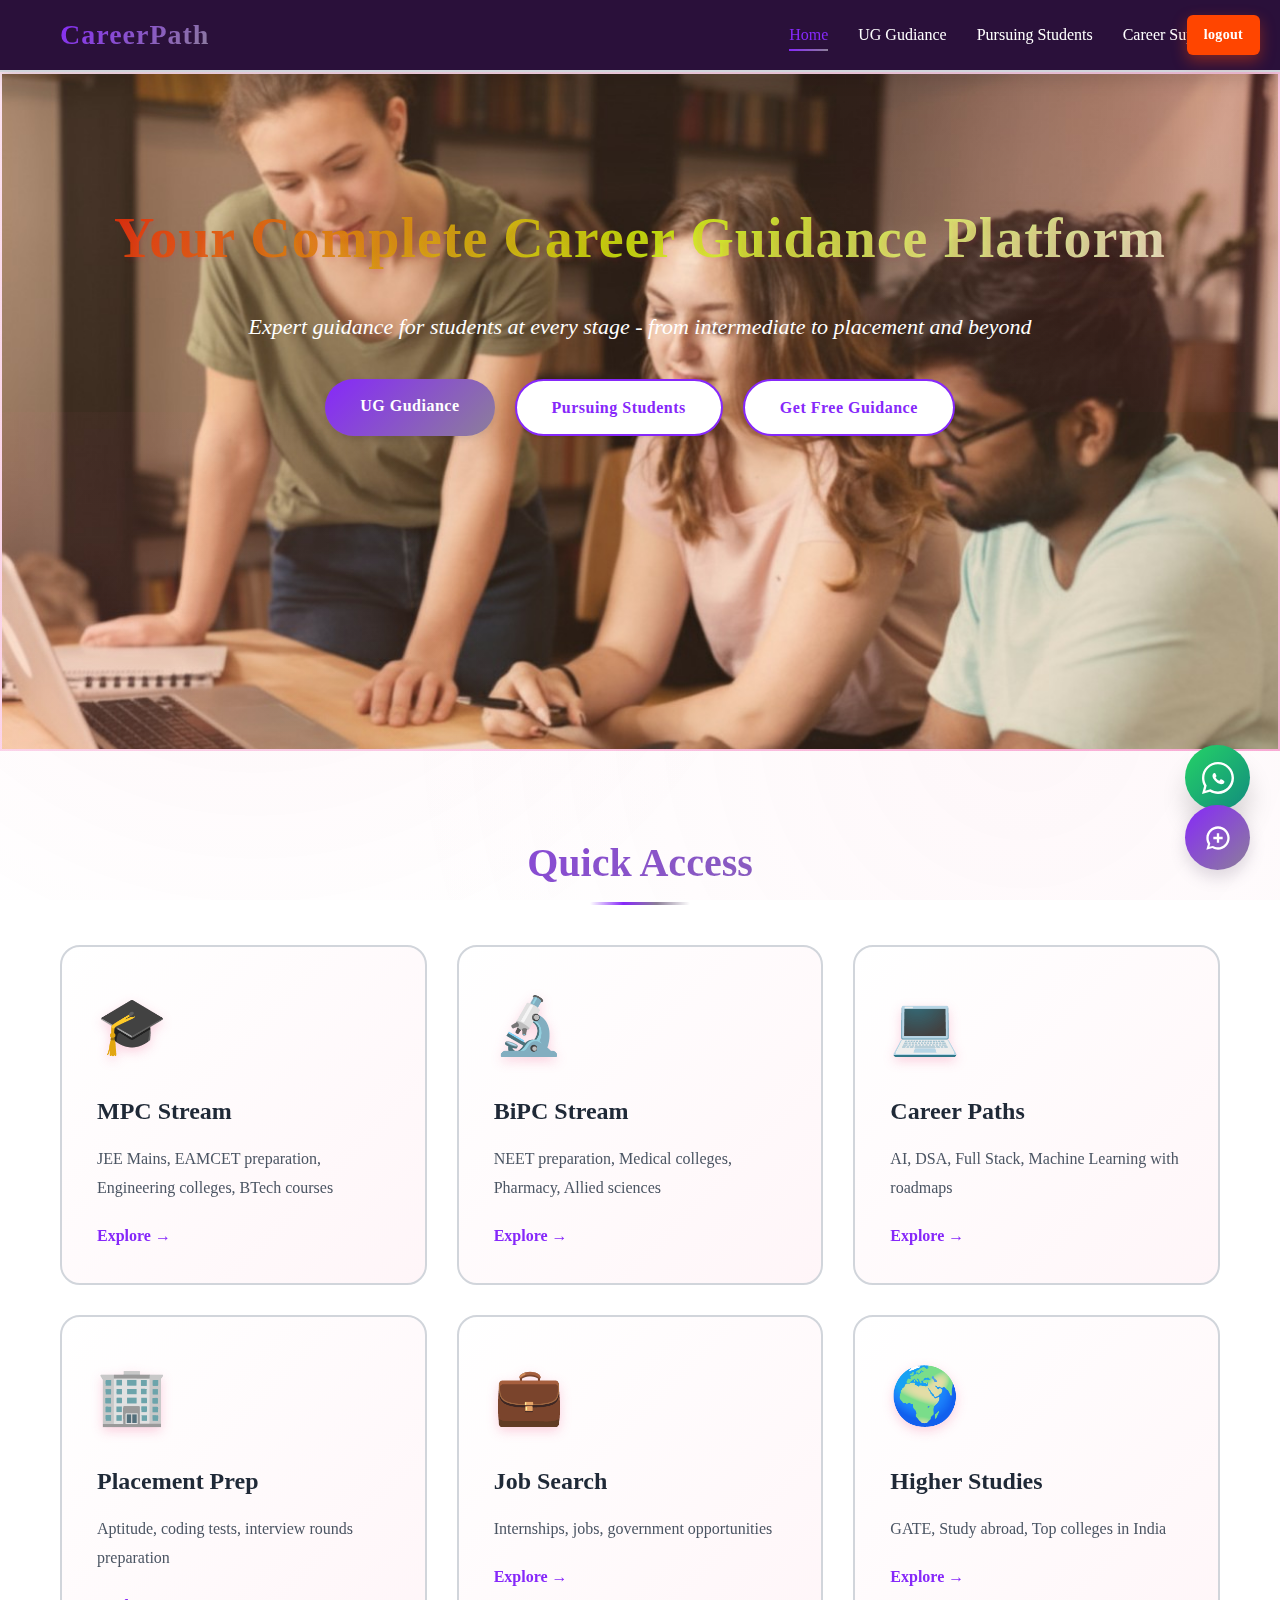
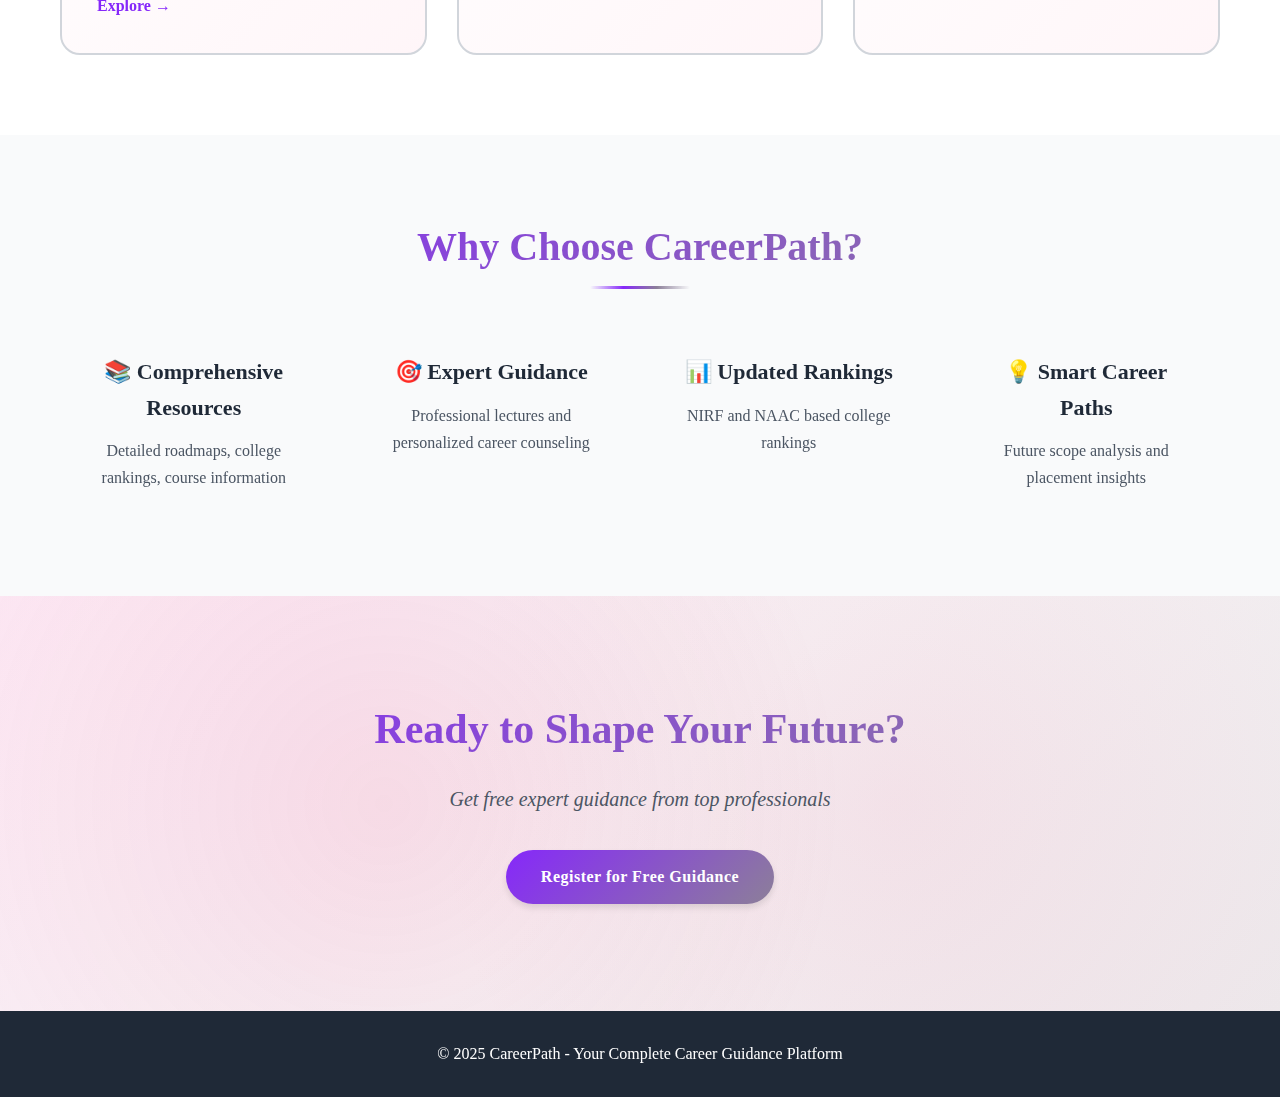
<file: indexo.html>
<!DOCTYPE html>
<html lang="en">
<head>
    <meta charset="UTF-8">
    <meta name="viewport" content="width=device-width, initial-scale=1.0">
    <title>Career Guidance Hub - Your Path to Success</title>
    <link rel="stylesheet" href="style.css">
</head>
<body>
    <!-- Navigation -->
    <nav class="navbar">
        <div class="nav-container">
            <div class="logo">CareerPath</div>
            <ul class="nav-menu">
                <li><a href="indexo.html" class="active">Home</a></li>
                <li><a href="after-intermediate.html">UG Gudiance </a></li>
                <li><a href="current-students.html">Pursuing Students</a></li>
                <li><a href="contact-support.html">Career Support</a></li>
            </ul>
            <div class="hamburger">
                <span></span>
                <span></span>
                <span></span>
            </div>
            <div class="fixed-top-button-container">
  <a href="index.html" class="animated-action-button">logout</a>
</div>
        </div>
    </nav>

    <!-- Hero Section -->
    <section class="hero">
        <div class="hero-content">
            <h1>Your Complete Career Guidance Platform</h1>
            <p>Expert guidance for students at every stage - from intermediate to placement and beyond</p>
            <div class="hero-buttons">
                <a href="after-intermediate.html" class="btn btn-primary">UG Gudiance </a>
                <a href="current-students.html" class="btn btn-secondary">Pursuing Students</a>
                <a href="contact-support.html" class="btn btn-secondary">Get Free Guidance</a>
            </div>
        </div>
    </section>

    <!-- Quick Access Section -->
    <section class="quick-access">
        <div class="container">
            <h2>Quick Access</h2>
            <div class="cards-grid">
                <div class="card">
                    <div class="card-icon">🎓</div>
                    <h3>MPC Stream</h3>
                    <p>JEE Mains, EAMCET preparation, Engineering colleges, BTech courses</p>
                    <a href="after-intermediate.html#mpc" class="card-link">Explore →</a>
                </div>
                <div class="card">
                    <div class="card-icon">🔬</div>
                    <h3>BiPC Stream</h3>
                    <p>NEET preparation, Medical colleges, Pharmacy, Allied sciences</p>
                    <a href="after-intermediate.html#bipc" class="card-link">Explore →</a>
                </div>
                <div class="card">
                    <div class="card-icon">💻</div>
                    <h3>Career Paths</h3>
                    <p>AI, DSA, Full Stack, Machine Learning with roadmaps</p>
                    <a href="current-students.html#career-paths" class="card-link">Explore →</a>
                </div>
                <div class="card">
                    <div class="card-icon">🏢</div>
                    <h3>Placement Prep</h3>
                    <p>Aptitude, coding tests, interview rounds preparation</p>
                    <a href="current-students.html#placement" class="card-link">Explore →</a>
                </div>
                <div class="card">
                    <div class="card-icon">💼</div>
                    <h3>Job Search</h3>
                    <p>Internships, jobs, government opportunities</p>
                    <a href="current-students.html#jobs" class="card-link">Explore →</a>
                </div>
                <div class="card">
                    <div class="card-icon">🌍</div>
                    <h3>Higher Studies</h3>
                    <p>GATE, Study abroad, Top colleges in India</p>
                    <a href="current-students.html#higher-studies" class="card-link">Explore →</a>
                </div>
            </div>
        </div>
    </section>

    <!-- Features Section -->
    <section class="features">
        <div class="container">
            <h2>Why Choose CareerPath?</h2>
            <div class="features-grid">
                <div class="feature-item">
                    <h3>📚 Comprehensive Resources</h3>
                    <p>Detailed roadmaps, college rankings, course information</p>
                </div>
                <div class="feature-item">
                    <h3>🎯 Expert Guidance</h3>
                    <p>Professional lectures and personalized career counseling</p>
                </div>
                <div class="feature-item">
                    <h3>📊 Updated Rankings</h3>
                    <p>NIRF and NAAC based college rankings</p>
                </div>
                <div class="feature-item">
                    <h3>💡 Smart Career Paths</h3>
                    <p>Future scope analysis and placement insights</p>
                </div>
            </div>
        </div>
    </section>

    <!-- CTA Section -->
    <section class="cta">
        <div class="container">
            <h2>Ready to Shape Your Future?</h2>
            <p>Get free expert guidance from top professionals</p>
            <a href="contact-support.html" class="btn btn-primary">Register for Free Guidance</a>
        </div>
    </section>

    <!-- Footer -->
    <footer>
        <div class="container">
            <p>&copy; 2025 CareerPath - Your Complete Career Guidance Platform</p>
        </div>
    </footer>

    <!-- WhatsApp Community Button -->
    <a href="https://chat.whatsapp.com/CWTI8vEFCqi2PeWNs9WHBF?mode=wwc" target="_blank" class="whatsapp-float" title="Join our WhatsApp Community">
        <svg viewBox="0 0 32 32" width="32" height="32">
            <path fill="currentColor" d="M16 0c-8.837 0-16 7.163-16 16 0 2.825 0.737 5.607 2.137 8.048l-2.137 7.952 7.933-2.127c2.42 1.37 5.173 2.127 8.067 2.127 8.837 0 16-7.163 16-16s-7.163-16-16-16zM16 29.467c-2.482 0-4.908-0.646-7.07-1.87l-0.507-0.292-5.125 1.362 1.377-5.11-0.32-0.525c-1.334-2.181-2.022-4.668-2.022-7.217 0-7.51 6.11-13.62 13.62-13.62s13.62 6.11 13.62 13.62-6.11 13.62-13.62 13.62zM21.305 18.17c-0.294-0.147-1.738-0.857-2.007-0.955-0.269-0.098-0.465-0.147-0.661 0.147s-0.759 0.955-0.931 1.151c-0.172 0.196-0.343 0.221-0.637 0.074-1.444-0.722-2.391-1.289-3.341-2.924-0.251-0.433 0.251-0.403 0.72-1.341 0.098-0.196 0.049-0.367-0.025-0.514-0.074-0.147-0.661-1.591-0.906-2.179-0.239-0.571-0.481-0.494-0.661-0.502-0.172-0.008-0.367-0.010-0.563-0.010s-0.514 0.074-0.783 0.367c-0.269 0.294-1.028 1.004-1.028 2.448s1.053 2.839 1.2 3.036c0.147 0.196 2.070 3.158 5.015 4.428 1.859 0.802 2.587 0.856 3.516 0.722 0.563-0.082 1.738-0.71 1.983-1.396 0.245-0.685 0.245-1.273 0.172-1.396-0.074-0.123-0.269-0.196-0.563-0.343z"/>
        </svg>
    </a>

    <!-- Chatbot Widget -->
    <div class="chatbot-widget" id="chatbot">
        <div class="chatbot-header">
            <span>Career Assistant</span>
            <button class="chatbot-close">&times;</button>
        </div>
        <div class="chatbot-body" id="chatbot-body">
            <div class="chatbot-message bot-message">
                <p>Hello! How can I help you today?</p>
            </div>
            <div class="chatbot-options">
                <button class="option-btn" data-option="mpc">MPC Stream Guidance</button>
                <button class="option-btn" data-option="bipc">BiPC Stream Guidance</button>
                <button class="option-btn" data-option="career">Career Path Selection</button>
                <button class="option-btn" data-option="placement">Placement Preparation</button>
                <button class="option-btn" data-option="college">College Selection</button>
                <button class="option-btn" data-option="jobs">Job Opportunities</button>
            </div>
        </div>
    </div>

    <!-- Chatbot Toggle Button -->
    <button class="chatbot-toggle" id="chatbot-toggle">
        <svg viewBox="0 0 24 24" width="28" height="28">
            <path fill="currentColor" d="M12 2C6.5 2 2 6.5 2 12c0 1.9.5 3.7 1.4 5.2L2 22l5.2-1.4C8.7 21.5 10.3 22 12 22c5.5 0 10-4.5 10-10S17.5 2 12 2zm0 18c-1.6 0-3-.4-4.3-1.2l-3.1.8.8-2.9C4.5 15.1 4 13.6 4 12c0-4.4 3.6-8 8-8s8 3.6 8 8-3.6 8-8 8zm4-9h-3V8h-2v3H8v2h3v3h2v-3h3v-2z"/>
        </svg>
    </button>

    <script type="module" src="main.js"></script>
</body>
</html>
</file>
<file: styleso.css>
* {
    margin: 0;
    padding: 0;
    box-sizing: border-box;
}

body {
    font-family: -apple-system, BlinkMacSystemFont, 'Segoe UI', Roboto, 'Helvetica Neue', Arial, sans-serif;
    line-height: 1.6;
}

.main-container {
    min-height: 100vh;
    position: relative;
    overflow: hidden;
}

.background-image {
    position: absolute;
    inset: 0;
    background-image: url('https://images.pexels.com/photos/1438072/pexels-photo-1438072.jpeg?auto=compress&cs=tinysrgb&w=1920');
    background-size: cover;
    background-position: center;
    background-repeat: no-repeat;
}

.background-overlay {
    position: absolute;
    inset: 0;
    background: linear-gradient(135deg, rgba(17, 22, 162, 0.9) 0%, rgba(30, 37, 53, 0.85) 50%);
}

.content-wrapper {
    position: relative;
    z-index: 10;
    min-height: 100vh;
    display: flex;
    align-items: center;
    justify-content: center;
    padding: 2rem 1rem;
}

.content-grid {
    width: 100%;
    max-width: 1200px;
    display: grid;
    grid-template-columns: 1fr;
    gap: 2rem;
    align-items: center;
}

@media (min-width: 768px) {
    .content-grid {
        grid-template-columns: 1fr 1fr;
        gap: 3rem;
    }
}

.hero-section {
    color: white;
    padding: 0 1rem;
}

.logo-section {
    display: flex;
    align-items: center;
    gap: 1rem;
    margin-bottom: 2rem;
}

.logo-icon {
    width: 48px;
    height: 48px;
    color: #22d3ee;
}

.logo-text {
    font-size: 3rem;
    font-weight: bold;
    background: linear-gradient(to right, #22d3ee, #14b8a6);
    -webkit-background-clip: text;
    -webkit-text-fill-color: transparent;
    background-clip: text;
}

.hero-title {
    font-size: 2.5rem;
    font-weight: bold;
    line-height: 1.2;
    margin-bottom: 1.5rem;
}

.hero-description {
    font-size: 1.125rem;
    color: #d1d5db;
    line-height: 1.7;
    margin-bottom: 2rem;
}

.features-section {
    display: flex;
    gap: 1.5rem;
    padding-top: 1rem;
}

.feature-item {
    display: flex;
    align-items: center;
    gap: 0.75rem;
}

.feature-icon {
    width: 48px;
    height: 48px;
    border-radius: 50%;
    background: rgba(34, 211, 238, 0.2);
    display: flex;
    align-items: center;
    justify-content: center;
    font-size: 1.5rem;
}

.feature-title {
    font-weight: 600;
    margin-bottom: 0.25rem;
}

.feature-subtitle {
    font-size: 0.875rem;
    color: #a9b1bd;
}

.form-container {
    background: rgba(255, 255, 255, 0.95);
    backdrop-filter: blur(10px);
    border-radius: 1rem;
    box-shadow: 0 25px 50px -12px rgba(0, 0, 0, 0.25);
    padding: 2rem;
    max-width: 450px;
    margin: 0 auto;
    width: 100%;
}

.form-tabs {
    display: flex;
    gap: 0.5rem;
    margin-bottom: 2rem;
}

.tab-button {
    flex: 1;
    padding: 0.75rem 1rem;
    border-radius: 0.5rem;
    font-weight: 600;
    border: none;
    cursor: pointer;
    transition: all 0.3s ease;
    display: flex;
    align-items: center;
    justify-content: center;
    gap: 0.5rem;
    background: #f3f4f6;
    color: #4b5563;
}

.tab-button.active {
    background: linear-gradient(to right, #06b6d4, #14b8a6);
    color: white;
    box-shadow: 0 4px 6px -1px rgba(0, 0, 0, 0.1);
}

.tab-button:hover:not(.active) {
    background: #e5e7eb;
}

.tab-icon {
    width: 18px;
    height: 18px;
}

.form-group {
    margin-bottom: 1.25rem;
}

.form-group.hidden {
    display: none;
}

.form-label {
    display: block;
    font-size: 0.875rem;
    font-weight: 500;
    color: #374151;
    margin-bottom: 0.5rem;
}

.input-wrapper {
    position: relative;
}

.input-icon {
    position: absolute;
    left: 0.75rem;
    top: 50%;
    transform: translateY(-50%);
    width: 20px;
    height: 20px;
    color: #9ca3af;
}

.form-input {
    width: 100%;
    padding: 0.75rem 1rem 0.75rem 2.75rem;
    border: 1px solid #d1d5db;
    border-radius: 0.5rem;
    outline: none;
    transition: all 0.2s;
    font-size: 1rem;
}

select.form-input {
    padding: 0.75rem 1rem;
}

.form-input:focus {
    border-color: #06b6d4;
    box-shadow: 0 0 0 3px rgba(6, 182, 212, 0.1);
}

.forgot-password-wrapper {
    display: flex;
    justify-content: flex-end;
    margin-bottom: 1.25rem;
}

.forgot-password-wrapper.hidden {
    display: none;
}

.forgot-password-btn {
    background: none;
    border: none;
    color: #06b6d4;
    font-size: 0.875rem;
    font-weight: 500;
    cursor: pointer;
    transition: color 0.2s;
}

.forgot-password-btn:hover {
    color: #0891b2;
}

.submit-btn {
    width: 100%;
    background: linear-gradient(to right, #06b6d4, #14b8a6);
    color: white;
    padding: 0.75rem;
    border-radius: 0.5rem;
    font-weight: 600;
    border: none;
    cursor: pointer;
    transition: all 0.3s;
    box-shadow: 0 4px 6px -1px rgba(0, 0, 0, 0.1);
    font-size: 1rem;
}

.submit-btn:hover {
    background: linear-gradient(to right, #0891b2, #0d9488);
    box-shadow: 0 10px 15px -3px rgba(0, 0, 0, 0.1);
    transform: translateY(-2px);
}

.divider {
    position: relative;
    margin: 1.5rem 0;
    text-align: center;
}

.divider::before {
    content: '';
    position: absolute;
    top: 50%;
    left: 0;
    right: 0;
    height: 1px;
    background: #d1d5db;
}

.divider-text {
    position: relative;
    background: white;
    padding: 0 1rem;
    font-size: 0.875rem;
    color: #6b7280;
}

.social-buttons {
    display: grid;
    grid-template-columns: 1fr 1fr;
    gap: 1rem;
}

.social-btn {
    display: flex;
    align-items: center;
    justify-content: center;
    gap: 0.5rem;
    padding: 0.75rem 1rem;
    border: 1px solid #d1d5db;
    border-radius: 0.5rem;
    background: white;
    cursor: pointer;
    transition: all 0.2s;
    font-size: 0.875rem;
    font-weight: 500;
}

.social-btn:hover {
    background: #f9fafb;
    box-shadow: 0 4px 6px -1px rgba(0, 0, 0, 0.1);
}

.social-icon {
    width: 20px;
    height: 20px;
}

@keyframes fadeIn {
    from {
        opacity: 0;
        transform: translateY(10px);
    }
    to {
        opacity: 1;
        transform: translateY(0);
    }
}

.animate-fadeIn {
    animation: fadeIn 0.4s ease-out;
}

@media (max-width: 767px) {
    .logo-text {
        font-size: 2rem;
    }

    .hero-title {
        font-size: 2rem;
    }

    .hero-description {
        font-size: 1rem;
    }

    .features-section {
        flex-direction: column;
    }

    .form-container {
        padding: 1.5rem;
    }
}
</file>
<file: style.css>
* {
    margin: 0;
    padding: 0;
    box-sizing: border-box;
}

:root {
    --primary-color: #8628fa;    /* Deep Slate Purple (was light pink) */
    --secondary-color: #b242f7;  /* Very Dark Purple (was deep crimson) */
    --accent-color: #8c7f99;     /* Muted Lavender (was bright purple) */
    --success-color: #10b981;
    --warning-color: #f59e0b;
    --danger-color: #ef4444;
    --text-primary: #1f2937;     /* Darker text for high contrast (was dark olive) */
    --text-secondary: #4b5563;   /* Muted gray text (was muted pinkish-gray) */
    --bg-light: #f9fafb;         /* Very light gray/off-white */
    --bg-white: #ffffff;         /* Pure white */
    --bg-gradient-start: #ffffff; /* Replaced gradient with solid white */
    --bg-gradient-end: #e5e7eb;   /* Very light neutral gray */
    --border-color: #d1d5db;     /* Light neutral border */
    /* Reduced intensity of shadows for a cleaner look */
    --shadow-sm: 0 1px 3px rgba(0, 0, 0, 0.08);
    --shadow-md: 0 4px 6px rgba(0, 0, 0, 0.1);
    --shadow-lg: 0 10px 15px rgba(0, 0, 0, 0.1);
    --shadow-xl: 0 20px 25px rgba(0, 0, 0, 0.15);
    --shadow-pink: 0 8px 16px rgba(93, 80, 109, 0.2); /* Shadow now uses primary color */
}

@keyframes fadeInUp {
    from {
        opacity: 0;
        transform: translateY(30px);
    }
    to {
        opacity: 1;
        transform: translateY(0);
    }
}

@keyframes slideInRight {
    from {
        opacity: 0;
        transform: translateX(-30px);
    }
    to {
        opacity: 1;
        transform: translateX(0);
    }
}

@keyframes float {
    0%, 100% {
        transform: translateY(0px);
    }
    50% {
        transform: translateY(-10px);
    }
}

@keyframes pulse {
    0%, 100% {
        transform: scale(1);
    }
    50% {
        transform: scale(1.05);
    }
}

@keyframes shimmer {
    0% {
        background-position: -1000px 0;
    }
    100% {
        background-position: 1000px 0;
    }
}

@keyframes glow {
    0%, 100% {
        box-shadow: 0 0 5px rgba(233, 30, 99, 0.5), 0 0 10px rgba(233, 30, 99, 0.3);
    }
    50% {
        box-shadow: 0 0 20px rgba(233, 30, 99, 0.8), 0 0 30px rgba(233, 30, 99, 0.5);
    }
}

@keyframes bounce {
    0%, 100% {
        transform: translateY(0);
    }
    50% {
        transform: translateY(-15px);
    }
}

@keyframes rotate {
    from {
        transform: rotate(0deg);
    }
    to {
        transform: rotate(360deg);
    }
}

body {
    font-family: 'Georgia', 'Times New Roman', serif;
    line-height: 1.6;
    color: var(--text-primary);
    background: linear-gradient(135deg, #fce7f3 0%, #fbcfe8 50%, #f9a8d4 100%);
    background-attachment: fixed;
    position: relative;
}

body::before {
    content: '';
    position: fixed;
    top: 0;
    left: 0;
    width: 100%;
    height: 100%;
    background-image:
        radial-gradient(circle at 20% 50%, rgba(233, 30, 99, 0.05) 0%, transparent 50%),
        radial-gradient(circle at 80% 80%, rgba(240, 98, 146, 0.05) 0%, transparent 50%);
    pointer-events: none;
    z-index: 0;
}

.container {
    max-width: 1200px;
    margin: 0 auto;
    padding: 0 20px;
    position: relative;
    z-index: 1;
}

/* Navigation */
.navbar {
    background: #2a103a;
    backdrop-filter: blur(10px);
    box-shadow: var(--shadow-md);
    position: sticky;
    top: 0;
    z-index: 1000;
    border-bottom: 2px solid var(--border-color);
    transition: all 0.3s ease;
}

.navbar:hover {
    box-shadow: var(--shadow-lg);
}

.nav-container {
    max-width: 1200px;
    margin: 0 auto;
    padding: 0 20px;
    display: flex;
    justify-content: space-between;
    align-items: center;
    height: 70px;
}

.logo {
    font-size: 28px;
    font-weight: 700;
    background: linear-gradient(135deg, var(--primary-color), var(--accent-color));
    -webkit-background-clip: text;
    -webkit-text-fill-color: transparent;
    background-clip: text;
    font-family: 'Georgia', serif;
    letter-spacing: 1px;
    transition: all 0.3s ease;
    cursor: pointer;
}

.logo:hover {
    transform: scale(1.05);
    filter: drop-shadow(0 0 8px rgba(233, 30, 99, 0.3));
}

.nav-menu {
    display: flex;
    list-style: none;
    gap: 30px;
}

.nav-menu a {
    text-decoration: none;
    color: white;
    font-weight: 500;
    font-family: 'Georgia', serif;
    position: relative;
    padding: 8px 0;
    transition: all 0.3s ease;
}

.nav-menu a::before {
    content: '';
    position: absolute;
    bottom: 0;
    left: 0;
    width: 0;
    height: 2px;
    background: linear-gradient(90deg, var(--primary-color), var(--accent-color));
    transition: width 0.3s ease;
}

.nav-menu a:hover::before,
.nav-menu a.active::before {
    width: 100%;
}

.nav-menu a:hover,
.nav-menu a.active {
    color: var(--primary-color);
    transform: translateY(-2px);
}

.hamburger {
    display: none;
    flex-direction: column;
    cursor: pointer;
}

.hamburger span {
    width: 25px;
    height: 3px;
    background-color: var(--text-primary);
    margin: 3px 0;
    transition: 0.3s;
}

/* Hero Section */
.hero {
    background-image: url('images/1000228052.jpg');
    background-size: cover;
    background-position: center;
    background-repeat: no-repeat;
     background-position: center center;

    /* Set minimum height to ensure full viewport coverage, if needed for the body */
    min-height: 75vh;
    margin: 2px; 
    color: whitesmoke;
    padding: 120px 20px;
    text-align: center;
    position: relative;
    overflow: hidden;
}

.hero::before {
    content: '';
    position: absolute;
    top: -50%;
    right: -50%;
    width: 100%;
    height: 100%;
    background: radial-gradient(circle, rgba(233, 30, 99, 0.1) 0%, transparent 70%);
    animation: float 6s ease-in-out infinite;
}

.hero::after {
    content: '';
    position: absolute;
    bottom: -50%;
    left: -50%;
    width: 100%;
    height: 100%;
    background: radial-gradient(circle, rgba(240, 98, 146, 0.1) 0%, transparent 70%);
    animation: float 8s ease-in-out infinite;
}

.hero-content {
    position: relative;
    z-index: 2;
}

.hero-content h1 {
    font-size: 56px;
    margin-bottom: 25px;
    font-weight: 700;
    font-family: 'Georgia', serif;
    background: linear-gradient(135deg,rgba(238, 8, 8, 0.9) 0%, rgba(202, 240, 7, 0.9) 50%, rgba(251, 251, 250, 0.85) 100%);
    -webkit-background-clip: text;
    -webkit-text-fill-color: transparent;
    background-clip: text;
    animation: fadeInUp 1s ease;
    text-shadow: 2px 2px 4px rgba(233, 30, 99, 0.1);
    letter-spacing: 1px;
}

.hero-content p {
    font-size: 22px;
    margin-bottom: 35px;
    color: white;
    animation: fadeInUp 1.2s ease;
    font-family: 'Georgia', serif;
    font-style: italic;
}

.hero-buttons {
    display: flex;
    gap: 20px;
    justify-content: center;
    flex-wrap: wrap;
    animation: fadeInUp 1.4s ease;
}

/* Buttons */
.btn {
    padding: 14px 35px;
    border-radius: 50px;
    text-decoration: none;
    font-weight: 600;
    transition: all 0.4s cubic-bezier(0.4, 0, 0.2, 1);
    display: inline-block;
    border: none;
    cursor: pointer;
    font-size: 16px;
    font-family: 'Georgia', serif;
    position: relative;
    overflow: hidden;
    letter-spacing: 0.5px;
}

.btn::before {
    content: '';
    position: absolute;
    top: 50%;
    left: 50%;
    width: 0;
    height: 0;
    border-radius: 50%;
    background: rgba(255, 255, 255, 0.3);
    transform: translate(-50%, -50%);
    transition: width 0.6s, height 0.6s;
}

.btn:hover::before {
    width: 300px;
    height: 300px;
}

.btn-primary {
    background: linear-gradient(135deg, var(--primary-color), var(--accent-color));
    color: white;
    box-shadow: var(--shadow-md);
}

.btn-primary:hover {
    transform: translateY(-4px) scale(1.05);
    box-shadow: var(--shadow-pink);
}

.btn-primary:active {
    transform: translateY(-2px) scale(1.02);
}

.btn-secondary {
    background-color: white;
    color: var(--primary-color);
    border: 2px solid var(--primary-color);
    box-shadow: var(--shadow-sm);
}

.btn-secondary:hover {
    background: linear-gradient(135deg, var(--primary-color), var(--accent-color));
    color: white;
    border-color: transparent;
    transform: translateY(-4px) scale(1.05);
    box-shadow: var(--shadow-pink);
}

/* Quick Access Section */
.quick-access {
    padding: 80px 20px;
    background-color: var(--bg-white);
}

.quick-access h2 {
    text-align: center;
    font-size: 40px;
    margin-bottom: 50px;
    color: var(--text-primary);
    font-family: 'Georgia', serif;
    background: linear-gradient(135deg, var(--primary-color), var(--accent-color));
    -webkit-background-clip: text;
    -webkit-text-fill-color: transparent;
    background-clip: text;
    position: relative;
    display: inline-block;
    width: 100%;
}

.quick-access h2::after {
    content: '';
    position: absolute;
    bottom: -10px;
    left: 50%;
    transform: translateX(-50%);
    width: 100px;
    height: 3px;
    background: linear-gradient(90deg, transparent, var(--primary-color), var(--accent-color), transparent);
    border-radius: 2px;
}

.cards-grid {
    display: grid;
    grid-template-columns: repeat(auto-fit, minmax(300px, 1fr));
    gap: 30px;
}

.card {
    background: linear-gradient(135deg, rgba(255, 255, 255, 0.95), rgba(255, 245, 248, 0.95));
    border: 2px solid var(--border-color);
    border-radius: 20px;
    padding: 35px;
    transition: all 0.5s cubic-bezier(0.4, 0, 0.2, 1);
    box-shadow: black   ;
    position: relative;
    overflow: hidden;
    backdrop-filter: blur(10px);
}

.card::before {
    content: '';
    position: absolute;
    top: 0;
    left: 0;
    width: 100%;
    height: 100%;
    background: linear-gradient(135deg, rgba(233, 30, 99, 0.05), rgba(240, 98, 146, 0.05));
    opacity: 0;
    transition: opacity 0.5s ease;
}

.card:hover::before {
    opacity: 1;
}

.card:hover {
    transform: translateY(-10px) scale(1.02);
    box-shadow:  0 0 30px rgba(118, 228, 234, 0.8), /* A bright, colorful glow (blur) */
    0 10px 20px rgba(8, 41, 70, 0.6);;
    border-color: var(--accent-color);
}

.card-icon {
    font-size: 56px;
    margin-bottom: 20px;
    animation: float 3s ease-in-out infinite;
    filter: drop-shadow(0 4px 6px rgba(233, 30, 99, 0.2));
}

.card h3 {
    font-size: 24px;
    margin-bottom: 15px;
    color: var(--text-primary);
    font-family: 'Georgia', serif;
    font-weight: 700;
}

.card p {
    color: var(--text-secondary);
    margin-bottom: 20px;
    line-height: 1.8;
}

.card-link {
    color: var(--primary-color);
    text-decoration: none;
    font-weight: 600;
    transition: all 0.3s ease;
    position: relative;
    display: inline-block;
}

.card-link::after {
    content: '';
    position: absolute;
    bottom: -2px;
    left: 0;
    width: 0;
    height: 2px;
    background: linear-gradient(90deg, var(--primary-color), var(--accent-color));
    transition: width 0.3s ease;
}

.card-link:hover {
    color: var(--secondary-color);
    transform: translateX(5px);
}

.card-link:hover::after {
    width: 100%;
}

/* Features Section */
.features {
    padding: 80px 20px;
    background-color: var(--bg-light);
}

.features h2 {
    text-align: center;
    font-size: 40px;
    margin-bottom: 50px;
    font-family: 'Georgia', serif;
    background: linear-gradient(135deg, var(--primary-color), var(--accent-color));
    -webkit-background-clip: text;
    -webkit-text-fill-color: transparent;
    background-clip: text;
    position: relative;
    display: inline-block;
    width: 100%;
}

.features h2::after {
    content: '';
    position: absolute;
    bottom: -10px;
    left: 50%;
    transform: translateX(-50%);
    width: 100px;
    height: 3px;
    background: linear-gradient(90deg, transparent, var(--primary-color), var(--accent-color), transparent);
    border-radius: 2px;
}

.features-grid {
    display: grid;
    grid-template-columns: repeat(auto-fit, minmax(250px, 1fr));
    gap: 30px;
}

.feature-item {
    text-align: center;
    padding: 25px;
    transition: all 0.3s ease;
    border-radius: 12px;
}

.feature-item:hover {
    background: linear-gradient(135deg, rgba(255, 255, 255, 0.7), rgba(255, 245, 248, 0.7));
    transform: translateY(-5px);
}

.feature-item h3 {
    font-size: 22px;
    margin-bottom: 12px;
    font-family: 'Georgia', serif;
    color: var(--text-primary);
}

.feature-item p {
    color: var(--text-secondary);
    line-height: 1.7;
}

/* CTA Section */
.cta {
    background: linear-gradient(135deg, #fce7f3 0%, #f6f3f5 50%, #ede8eb 100%);
    color: var(--text-primary);
    padding: 100px 20px;
    text-align: center;
    position: relative;
    overflow: hidden;
}

.cta::before {
    content: '';
    position: absolute;
    top: 0;
    left: 0;
    width: 100%;
    height: 100%;
    background-image:
        radial-gradient(circle at 30% 50%, rgba(233, 30, 99, 0.1) 0%, transparent 50%),
        radial-gradient(circle at 70% 50%, rgba(240, 98, 146, 0.1) 0%, transparent 50%);
    animation: pulse 4s ease-in-out infinite;
}

.cta h2 {
    font-size: 42px;
    margin-bottom: 20px;
    font-family: 'Georgia', serif;
    background: linear-gradient(135deg, var(--primary-color), var(--accent-color));
    -webkit-background-clip: text;
    -webkit-text-fill-color: transparent;
    background-clip: text;
    position: relative;
    z-index: 1;
}

.cta p {
    font-size: 20px;
    margin-bottom: 35px;
    color: var(--text-secondary);
    font-style: italic;
    position: relative;
    z-index: 1;
}

/* Page Header */
.page-header {
    background: linear-gradient(135deg, #fce7f3 0%, #fbcfe8 50%, #f9a8d4 100%);
    color: var(--text-primary);
    padding: 80px 20px;
    text-align: center;
    position: relative;
    overflow: hidden;
}

.page-header::before {
    content: '';
    position: absolute;
    top: -50%;
    right: 0;
    width: 50%;
    height: 200%;
    background: radial-gradient(circle, rgba(233, 30, 99, 0.08) 0%, transparent 70%);
    animation: float 10s ease-in-out infinite;
}

.page-header h1 {
    font-size: 48px;
    margin-bottom: 15px;
    font-family: 'Georgia', serif;
    background: linear-gradient(135deg, var(--primary-color), var(--accent-color));
    -webkit-background-clip: text;
    -webkit-text-fill-color: transparent;
    background-clip: text;
    font-weight: 700;
    position: relative;
    z-index: 1;
}

.page-header p {
    font-size: 20px;
    color: var(--text-secondary);
    font-style: italic;
    position: relative;
    z-index: 1;
}

/* Stream Selection */
.stream-selection {
    background-color: var(--bg-white);
    padding: 30px 20px;
    box-shadow: var(--shadow-sm);
}

.stream-tabs {
    display: flex;
    justify-content: center;
    gap: 20px;
    flex-wrap: wrap;
}

.stream-tab {
    padding: 14px 35px;
    background: linear-gradient(135deg, rgba(255, 255, 255, 0.9), var(--bg-light));
    border: 2px solid var(--border-color);
    border-radius: 50px;
    cursor: pointer;
    font-weight: 600;
    font-family: 'Georgia', serif;
    transition: all 0.4s cubic-bezier(0.4, 0, 0.2, 1);
    box-shadow: var(--shadow-sm);
    position: relative;
    overflow: hidden;
}

.stream-tab::before {
    content: '';
    position: absolute;
    top: 0;
    left: -100%;
    width: 100%;
    height: 100%;
    background: linear-gradient(90deg, transparent, rgba(255, 255, 255, 0.3), transparent);
    transition: left 0.5s;
}

.stream-tab:hover::before {
    left: 100%;
}

.stream-tab.active,
.stream-tab:hover {
    background: linear-gradient(135deg, var(--primary-color), var(--accent-color));
    color: white;
    border-color: var(--primary-color);
    transform: translateY(-3px) scale(1.05);
    box-shadow: var(--shadow-pink);
}

/* Stream Content */
.stream-content {
    display: none;
}

.stream-content.active {
    display: block;
}

.stream-intro {
    padding: 60px 20px;
    background-color: var(--bg-white);
}

.stream-intro h2 {
    font-size: 32px;
    margin-bottom: 20px;
    color: var(--text-primary);
}

.stream-intro p {
    font-size: 18px;
    color: var(--text-secondary);
}

/* Career Options */
.career-options {
    padding: 60px 20px;
    background-color: var(--bg-light);
}

.career-options h3 {
    font-size: 28px;
    margin-bottom: 40px;
    text-align: center;
}

.options-grid {
    display: grid;
    grid-template-columns: repeat(auto-fit, minmax(280px, 1fr));
    gap: 25px;
}

.option-card {
    background: linear-gradient(135deg, rgba(255, 255, 255, 0.95), rgba(255, 245, 248, 0.95));
    padding: 28px;
    border-radius: 16px;
    box-shadow: var(--shadow-sm);
    transition: all 0.4s cubic-bezier(0.4, 0, 0.2, 1);
    border: 2px solid var(--border-color);
    position: relative;
    overflow: hidden;
}

.option-card::before {
    content: '';
    position: absolute;
    top: 0;
    left: -100%;
    width: 100%;
    height: 100%;
    background: linear-gradient(90deg, transparent, rgba(233, 30, 99, 0.08), transparent);
    transition: left 0.6s;
}

.option-card:hover::before {
    left: 100%;
}

.option-card:hover {
    box-shadow: var(--shadow-pink);
    transform: translateY(-6px) scale(1.02);
    border-color: var(--accent-color);
}

.option-card h4 {
    font-size: 21px;
    margin-bottom: 12px;
    color: var(--primary-color);
    font-family: 'Georgia', serif;
    font-weight: 600;
}

.option-card p {
    color: var(--text-secondary);
    line-height: 1.7;
}

/* Competitive Exams */
.competitive-exams {
    padding: 60px 20px;
    background-color: var(--bg-white);
}

.competitive-exams h3 {
    font-size: 28px;
    margin-bottom: 40px;
    text-align: center;
}

.exam-cards {
    display: grid;
    grid-template-columns: repeat(auto-fit, minmax(300px, 1fr));
    gap: 30px;
}

.exam-card {
    background-color: var(--bg-light);
    padding: 30px;
    border-radius: 12px;
    border-left: 4px solid var(--primary-color);
    box-shadow: var(--shadow-sm);
}

.exam-card h4 {
    font-size: 24px;
    margin-bottom: 15px;
    color: var(--primary-color);
}

.exam-card p {
    margin-bottom: 10px;
    color: var(--text-secondary);
}

.download-btn {
    display: inline-block;
    margin-top: 18px;
    padding: 12px 25px;
    background: linear-gradient(135deg, var(--primary-color), var(--accent-color));
    color: white;
    text-decoration: none;
    border-radius: 25px;
    font-weight: 600;
    font-family: 'Georgia', serif;
    transition: all 0.4s cubic-bezier(0.4, 0, 0.2, 1);
    box-shadow: var(--shadow-sm);
    position: relative;
    overflow: hidden;
}

.download-btn::before {
    content: '⬇';
    position: absolute;
    right: -30px;
    top: 50%;
    transform: translateY(-50%);
    transition: right 0.4s ease;
    font-size: 16px;
}

.download-btn:hover::before {
    right: 15px;
}

.download-btn:hover {
    background: linear-gradient(135deg, var(--secondary-color), var(--primary-color));
    transform: translateY(-3px) scale(1.05);
    box-shadow: var(--shadow-pink);
    padding-right: 40px;
}

/* BTech Branches */
.btech-branches {
    padding: 60px 20px;
    background-color: var(--bg-light);
}

.btech-branches h3 {
    font-size: 28px;
    margin-bottom: 40px;
    text-align: center;
}

.branches-list {
    display: flex;
    flex-direction: column;
    gap: 25px;
}

.branch-detail {
    background-color: var(--bg-white);
    padding: 30px;
    border-radius: 12px;
    box-shadow: var(--shadow-sm);
}

.branch-detail h4 {
    font-size: 22px;
    margin-bottom: 15px;
    color: var(--primary-color);
}

.branch-info p {
    margin-bottom: 10px;
    line-height: 1.8;
}

.branch-info strong {
    color: var(--text-primary);
}

/* Top Colleges */
.top-colleges {
    padding: 60px 20px;
    background-color: var(--bg-white);
}

.top-colleges h3 {
    font-size: 28px;
    margin-bottom: 40px;
    text-align: center;
}

.colleges-table {
    overflow-x: auto;
}

table {
    width: 100%;
    border-collapse: collapse;
    background: linear-gradient(135deg, rgba(255, 255, 255, 0.95), rgba(255, 245, 248, 0.95));
    box-shadow: var(--shadow-md);
    border-radius: 15px;
    overflow: hidden;
    border: 2px solid var(--border-color);
}

thead {
    background: linear-gradient(135deg, var(--primary-color), var(--accent-color));
    color: white;
}

th, td {
    padding: 16px 18px;
    text-align: left;
    border-bottom: 1px solid var(--border-color);
    transition: all 0.3s ease;
}

th {
    font-family: 'Georgia', serif;
    font-weight: 600;
    letter-spacing: 0.5px;
}

tbody tr {
    transition: all 0.3s ease;
}

tbody tr:hover {
    background: linear-gradient(135deg, rgba(233, 30, 99, 0.05), rgba(240, 98, 146, 0.05));
    transform: scale(1.01);
    box-shadow: 0 2px 8px rgba(233, 30, 99, 0.1);
}

.see-more-row {
    background: #f8f9fa;
}

.text-center {
    text-align: center;
}

.btn-see-more {
    display: inline-block;
    background: linear-gradient(135deg, #667eea 0%, #764ba2 100%);
    color: white;
    padding: 12px 30px;
    border-radius: 8px;
    text-decoration: none;
    font-weight: 600;
    margin: 10px 0;
    transition: all 0.3s ease;
}

.btn-see-more:hover {
    transform: translateY(-2px);
    box-shadow: 0 5px 15px rgba(228, 228, 230, 0.4);
}

/* Career Paths Section */
.career-paths-section {
    padding: 60px 20px;
    background-color: var(--bg-white);
}

.career-paths-section h2 {
    font-size: 32px;
    margin-bottom: 15px;
    text-align: center;
}

.section-intro {
    text-align: center;
    color: var(--text-secondary);
    margin-bottom: 50px;
    font-size: 18px;
}

.career-paths-grid {
    display: grid;
    grid-template-columns: repeat(auto-fit, minmax(350px, 1fr));
    gap: 30px;
}

.career-path-card {
    background-color: var(--bg-light);
    border-radius: 12px;
    overflow: hidden;
    box-shadow: var(--shadow-md);
    transition: all 0.3s;
}

.career-path-card:hover {
    transform: translateY(-5px);
    box-shadow: var(--shadow-xl);
}

.path-header {
    background-color: var(--primary-color);
    color: white;
    padding: 20px;
    display: flex;
    justify-content: space-between;
    align-items: center;
}

.path-header h3 {
    font-size: 20px;
}

.difficulty {
    padding: 5px 12px;
    border-radius: 20px;
    font-size: 12px;
    font-weight: 600;
}

.difficulty.high {
    background-color: #ef4444;
}

.difficulty.medium {
    background-color: #f59e0b;
}

.difficulty.beginner {
    background-color: #10b981;
}

.path-content {
    padding: 25px;
}

.path-content ul {
    margin: 15px 0;
    padding-left: 20px;
}

.path-content li {
    margin-bottom: 8px;
    color: var(--text-secondary);
}

/* Aptitude Section */
.aptitude-section {
    padding: 60px 20px;
    background-color: var(--bg-light);
}

.aptitude-section h2 {
    font-size: 32px;
    margin-bottom: 40px;
    text-align: center;
}

.aptitude-grid {
    display: grid;
    grid-template-columns: repeat(auto-fit, minmax(400px, 1fr));
    gap: 30px;
}

.aptitude-card {
    background-color: var(--bg-white);
    padding: 30px;
    border-radius: 12px;
    box-shadow: var(--shadow-md);
}

.aptitude-card h3 {
    font-size: 24px;
    margin-bottom: 20px;
    color: var(--primary-color);
}

.aptitude-card ul {
    margin: 15px 0;
    padding-left: 20px;
}

.aptitude-card li {
    margin-bottom: 8px;
    color: var(--text-secondary);
}

/* Placement Section */
.placement-section {
    padding: 60px 20px;
    background-color: var(--bg-white);
}

.placement-section h2 {
    font-size: 32px;
    margin-bottom: 15px;
    text-align: center;
}

.placement-rounds {
    display: grid;
    grid-template-columns: repeat(auto-fit, minmax(300px, 1fr));
    gap: 30px;
    margin-top: 40px;
}

.round-card {
    background-color: var(--bg-light);
    padding: 30px;
    border-radius: 12px;
    box-shadow: var(--shadow-sm);
    position: relative;
}

.round-number {
    position: absolute;
    top: -15px;
    left: 30px;
    width: 40px;
    height: 40px;
    background-color: var(--primary-color);
    color: white;
    border-radius: 50%;
    display: flex;
    align-items: center;
    justify-content: center;
    font-weight: 700;
    font-size: 20px;
}

.round-card h3 {
    font-size: 22px;
    margin-bottom: 15px;
    margin-top: 10px;
    color: var(--text-primary);
}

.round-card ul {
    margin: 15px 0;
    padding-left: 20px;
}

.round-card li {
    margin-bottom: 8px;
    color: var(--text-secondary);
}

/* Job Search Section */
.job-search-section {
    padding: 60px 20px;
    background-color: var(--bg-light);
}

.job-search-section h2 {
    font-size: 32px;
    margin-bottom: 50px;
    text-align: center;
}

.job-category {
    margin-bottom: 60px;
}

.job-category h3 {
    font-size: 28px;
    margin-bottom: 30px;
    color: var(--text-primary);
}

.job-platforms {
    display: grid;
    grid-template-columns: repeat(auto-fit, minmax(300px, 1fr));
    gap: 25px;
}

.platform-card {
    background-color: var(--bg-white);
    padding: 25px;
    border-radius: 10px;
    box-shadow: var(--shadow-sm);
}

.platform-card h4 {
    font-size: 20px;
    margin-bottom: 15px;
    color: var(--primary-color);
}

.platform-card ul {
    padding-left: 20px;
}

.platform-card li {
    margin-bottom: 10px;
    color: var(--text-secondary);
}

.govt-jobs-grid {
    display: grid;
    grid-template-columns: repeat(auto-fit, minmax(400px, 1fr));
    gap: 30px;
}

.govt-job-card {
    background-color: var(--bg-white);
    padding: 30px;
    border-radius: 12px;
    box-shadow: var(--shadow-md);
}

.govt-job-card h4 {
    font-size: 22px;
    margin-bottom: 20px;
    color: var(--primary-color);
}

.govt-job-card ul {
    padding-left: 20px;
}

.govt-job-card li {
    margin-bottom: 10px;
    color: var(--text-secondary);
}

/* Presence Section */
.presence-section {
    margin-top: 40px;
}

.presence-section h3 {
    font-size: 28px;
    margin-bottom: 30px;
    text-align: center;
}

.presence-cards {
    display: grid;
    grid-template-columns: repeat(auto-fit, minmax(300px, 1fr));
    gap: 30px;
}

.presence-card {
    background-color: var(--bg-white);
    padding: 30px;
    border-radius: 12px;
    box-shadow: var(--shadow-md);
    border-top: 4px solid var(--primary-color);
}

.presence-card h4 {
    font-size: 22px;
    margin-bottom: 15px;
    color: var(--primary-color);
}

.presence-card p {
    color: var(--text-secondary);
    margin-bottom: 15px;
}

.presence-card ul {
    padding-left: 20px;
}

.presence-card li {
    margin-bottom: 8px;
    color: var(--text-secondary);
}

/* Higher Studies Section */
.higher-studies-section {
    padding: 60px 20px;
    background-color: var(--bg-white);
}

.higher-studies-section h2 {
    font-size: 32px;
    margin-bottom: 50px;
    text-align: center;
}

.studies-category {
    margin-bottom: 60px;
}

.studies-category h3 {
    font-size: 28px;
    margin-bottom: 30px;
    color: var(--text-primary);
}

.studies-grid {
    display: grid;
    grid-template-columns: repeat(auto-fit, minmax(320px, 1fr));
    gap: 30px;
}

.study-card {
    background-color: var(--bg-light);
    padding: 30px;
    border-radius: 12px;
    box-shadow: var(--shadow-md);
    border-left: 4px solid var(--primary-color);
}

.study-card h4 {
    font-size: 22px;
    margin-bottom: 15px;
    color: var(--primary-color);
}

.study-card ul {
    margin: 15px 0;
    padding-left: 20px;
}

.study-card li {
    margin-bottom: 8px;
    color: var(--text-secondary);
}

.abroad-grid {
    display: grid;
    grid-template-columns: repeat(auto-fit, minmax(280px, 1fr));
    gap: 25px;
}

.abroad-card {
    background-color: var(--bg-light);
    padding: 25px;
    border-radius: 10px;
    box-shadow: var(--shadow-sm);
}

.abroad-card h4 {
    font-size: 20px;
    margin-bottom: 15px;
    color: var(--primary-color);
}

.abroad-card p {
    margin-bottom: 10px;
    color: var(--text-secondary);
}

/* Support Services */
.support-services {
    padding: 60px 20px;
    background-color: var(--bg-white);
}

.support-services h2 {
    font-size: 32px;
    margin-bottom: 50px;
    text-align: center;
}

.services-grid {
    display: grid;
    grid-template-columns: repeat(auto-fit, minmax(320px, 1fr));
    gap: 30px;
}

.service-card {
    background-color: var(--bg-light);
    padding: 30px;
    border-radius: 12px;
    box-shadow: var(--shadow-md);
    transition: all 0.3s;
}

.service-card:hover {
    transform: translateY(-5px);
    box-shadow: var(--shadow-xl);
}

.service-icon {
    font-size: 48px;
    margin-bottom: 15px;
}

.service-card h3 {
    font-size: 22px;
    margin-bottom: 15px;
    color: var(--primary-color);
}

.service-card p {
    color: var(--text-secondary);
    margin-bottom: 15px;
}

.service-card ul {
    padding-left: 20px;
}

.service-card li {
    margin-bottom: 8px;
    color: var(--text-secondary);
}

/* Registration Section */
.registration-section {
    padding: 80px 20px;
    background-color: var(--bg-light);
}

.registration-container {
    display: grid;
    grid-template-columns: 1fr 1.2fr;
    gap: 50px;
    max-width: 1200px;
    margin: 0 auto;
}

.registration-info h2 {
    font-size: 32px;
    margin-bottom: 20px;
    color: var(--text-primary);
}

.registration-info > p {
    font-size: 18px;
    color: var(--text-secondary);
    margin-bottom: 30px;
}

.benefits-list,
.counselor-info {
    background-color: var(--bg-white);
    padding: 25px;
    border-radius: 10px;
    margin-bottom: 25px;
    box-shadow: var(--shadow-sm);
}

.benefits-list h3,
.counselor-info h3 {
    font-size: 22px;
    margin-bottom: 15px;
    color: var(--primary-color);
}

.benefits-list ul,
.counselor-info ul {
    padding-left: 20px;
}

.benefits-list li,
.counselor-info li {
    margin-bottom: 10px;
    color: var(--text-secondary);
}

.registration-form-container {
    background: linear-gradient(135deg, rgba(255, 255, 255, 0.98), rgba(255, 245, 248, 0.98));
    padding: 45px;
    border-radius: 25px;
    box-shadow: var(--shadow-pink);
    border: 2px solid var(--border-color);
    position: relative;
    overflow: hidden;
    backdrop-filter: blur(10px);
}

.registration-form-container::before {
    content: '';
    position: absolute;
    top: -50%;
    right: -50%;
    width: 100%;
    height: 100%;
    background: radial-gradient(circle, rgba(233, 30, 99, 0.05) 0%, transparent 70%);
    animation: float 8s ease-in-out infinite;
}

.registration-form h3 {
    font-size: 32px;
    margin-bottom: 35px;
    color: var(--text-primary);
    text-align: center;
    font-family: 'Georgia', serif;
    background: linear-gradient(135deg, var(--primary-color), var(--accent-color));
    -webkit-background-clip: text;
    -webkit-text-fill-color: transparent;
    background-clip: text;
    position: relative;
    z-index: 1;
}

.form-group {
    margin-bottom: 25px;
    position: relative;
    z-index: 1;
}

.form-group label {
    display: block;
    margin-bottom: 10px;
    font-weight: 600;
    color: var(--text-primary);
    font-family: 'Georgia', serif;
    font-size: 15px;
}

.form-group input,
.form-group select,
.form-group textarea {
    width: 100%;
    padding: 14px 18px;
    border: 2px solid var(--border-color);
    border-radius: 12px;
    font-size: 16px;
    transition: all 0.4s cubic-bezier(0.4, 0, 0.2, 1);
    background: rgba(255, 255, 255, 0.9);
    font-family: 'Georgia', serif;
}

.form-group input:focus,
.form-group select:focus,
.form-group textarea:focus {
    outline: none;
    border-color: var(--primary-color);
    box-shadow: 0 0 0 4px rgba(233, 30, 99, 0.1);
    transform: translateY(-2px);
    background: white;
}

.checkbox-group label {
    display: flex;
    align-items: center;
    gap: 10px;
    cursor: pointer;
}

.checkbox-group input[type="checkbox"] {
    width: auto;
    cursor: pointer;
}

.btn-submit {
    width: 100%;
    padding: 15px;
    font-size: 18px;
}

.form-note {
    text-align: center;
    margin-top: 15px;
    font-size: 14px;
    color: var(--text-secondary);
}

.success-message {
    text-align: center;
    padding: 40px;
}

.success-icon {
    width: 80px;
    height: 80px;
    background-color: var(--success-color);
    color: white;
    border-radius: 50%;
    display: flex;
    align-items: center;
    justify-content: center;
    font-size: 48px;
    margin: 0 auto 30px;
}

.success-message h3 {
    font-size: 28px;
    margin-bottom: 20px;
    color: var(--success-color);
}

.success-message p {
    font-size: 18px;
    color: var(--text-secondary);
    margin-bottom: 15px;
}

/* Community Section */
.community-section {
    padding: 60px 20px;
    background-color: var(--bg-white);
}

.community-section h2 {
    font-size: 32px;
    margin-bottom: 15px;
    text-align: center;
}

.discussion-container {
    max-width: 900px;
    margin: 0 auto;
}

.discussion-item {
    background-color: var(--bg-light);
    padding: 25px;
    border-radius: 10px;
    margin-bottom: 20px;
    box-shadow: var(--shadow-sm);
}

.discussion-header {
    display: flex;
    justify-content: space-between;
    align-items: center;
    margin-bottom: 15px;
}

.user-info {
    display: flex;
    align-items: center;
    gap: 15px;
}

.user-avatar {
    width: 50px;
    height: 50px;
    background-color: var(--primary-color);
    color: white;
    border-radius: 50%;
    display: flex;
    align-items: center;
    justify-content: center;
    font-weight: 700;
    font-size: 20px;
}

.user-info h4 {
    font-size: 18px;
    margin-bottom: 5px;
}

.user-status {
    font-size: 14px;
    color: var(--text-secondary);
}

.discussion-date {
    font-size: 14px;
    color: var(--text-secondary);
}

.discussion-content h3 {
    font-size: 20px;
    margin-bottom: 10px;
    color: var(--text-primary);
}

.discussion-content p {
    color: var(--text-secondary);
    line-height: 1.8;
}

.discussion-footer {
    margin-top: 15px;
    padding-top: 15px;
    border-top: 1px solid var(--border-color);
}

.reply-count {
    font-size: 14px;
    color: var(--primary-color);
    font-weight: 600;
}

.community-cta {
    text-align: center;
    margin-top: 40px;
}

.community-cta p {
    font-size: 18px;
    margin-bottom: 20px;
}

/* Contact Methods */
.contact-methods {
    padding: 60px 20px;
    background-color: var(--bg-light);
}

.contact-methods h2 {
    font-size: 32px;
    margin-bottom: 50px;
    text-align: center;
}

.contact-grid {
    display: grid;
    grid-template-columns: repeat(auto-fit, minmax(300px, 1fr));
    gap: 30px;
}

.contact-card {
    background-color: var(--bg-white);
    padding: 40px;
    border-radius: 12px;
    text-align: center;
    box-shadow: var(--shadow-md);
}

.contact-icon {
    font-size: 48px;
    margin-bottom: 20px;
}

.contact-card h3 {
    font-size: 22px;
    margin-bottom: 15px;
    color: var(--text-primary);
}

.contact-card p {
    color: var(--text-secondary);
    margin-bottom: 10px;
}

.contact-card a {
    color: var(--primary-color);
    text-decoration: none;
    font-weight: 600;
}

.response-time {
    font-size: 14px;
    color: var(--text-secondary);
    margin-top: 15px;
}

/* Footer */
footer {
    background-color: var(--text-primary);
    color: white;
    padding: 30px 20px;
    text-align: center;
}

/* WhatsApp Float Button */
.whatsapp-float {
    position: fixed;
    bottom: 90px;
    right: 30px;
    width: 65px;
    height: 65px;
    background: linear-gradient(135deg, #25d366, #128c7e);
    color: white;
    border-radius: 50%;
    display: flex;
    align-items: center;
    justify-content: center;
    box-shadow: var(--shadow-xl);
    z-index: 999;
    transition: all 0.4s cubic-bezier(0.4, 0, 0.2, 1);
    animation: pulse 2s ease-in-out infinite;
}

.whatsapp-float:hover {
    transform: scale(1.15) rotate(5deg);
    box-shadow: 0 12px 30px rgba(37, 211, 102, 0.5);
}

/* Chatbot Widget */
.chatbot-widget {
    position: fixed;
    bottom: 30px;
    right: 30px;
    width: 360px;
    background: linear-gradient(135deg, rgba(255, 255, 255, 0.98), rgba(255, 245, 248, 0.98));
    border-radius: 20px;
    box-shadow: var(--shadow-pink);
    border: 2px solid var(--border-color);
    display: none;
    flex-direction: column;
    z-index: 1000;
    backdrop-filter: blur(10px);
    animation: fadeInUp 0.5s ease;
}

.chatbot-widget.active {
    display: flex;
}

.chatbot-header {
    background: linear-gradient(135deg, var(--primary-color), var(--accent-color));
    color: white;
    padding: 18px 22px;
    border-radius: 18px 18px 0 0;
    display: flex;
    justify-content: space-between;
    align-items: center;
    box-shadow: 0 2px 10px rgba(233, 30, 99, 0.2);
}

.chatbot-header span {
    font-weight: 600;
    font-size: 17px;
    font-family: 'Georgia', serif;
}

.chatbot-close {
    background: rgba(255, 255, 255, 0.2);
    border: none;
    color: white;
    font-size: 24px;
    cursor: pointer;
    width: 30px;
    height: 30px;
    border-radius: 50%;
    display: flex;
    align-items: center;
    justify-content: center;
    transition: all 0.3s ease;
}

.chatbot-close:hover {
    background: rgba(255, 255, 255, 0.3);
    transform: rotate(90deg);
}

.chatbot-body {
    padding: 20px;
    max-height: 400px;
    overflow-y: auto;
}

.chatbot-message {
    margin-bottom: 15px;
}

.bot-message p {
    background-color: var(--bg-light);
    padding: 12px;
    border-radius: 8px;
    color: var(--text-primary);
}

.chatbot-options {
    display: flex;
    flex-direction: column;
    gap: 10px;
    margin-top: 15px;
}

.option-btn {
    padding: 12px;
    background-color: var(--bg-light);
    border: 2px solid var(--border-color);
    border-radius: 8px;
    cursor: pointer;
    transition: all 0.3s;
    font-size: 14px;
    text-align: left;
}

.option-btn:hover {
    background-color: var(--primary-color);
    color: rgb(225, 39, 39);
    border-color: var(--primary-color);
}

/* Chatbot Toggle Button */
.chatbot-toggle {
    position: fixed;
    bottom: 30px;
    right: 30px;
    width: 65px;
    height: 65px;
    background: linear-gradient(135deg, var(--primary-color), var(--accent-color));
    color: white;
    border: none;
    border-radius: 50%;
    display: flex;
    align-items: center;
    justify-content: center;
    cursor: pointer;
    box-shadow: var(--shadow-pink);
    z-index: 999;
    transition: all 0.4s cubic-bezier(0.4, 0, 0.2, 1);
    animation: pulse 2s ease-in-out infinite;
}

.chatbot-toggle:hover {
    transform: scale(1.15) rotate(-5deg);
    box-shadow: 0 12px 35px rgba(233, 30, 99, 0.5);
}

.chatbot-toggle:active {
    transform: scale(1.05);
}

/* Responsive Design */
@media (max-width: 768px) {
    .hamburger {
        display: flex;
    }

    .nav-menu {
        position: absolute;
        top: 70px;
        left: -100%;
        flex-direction: column;
        background-color: var(--bg-white);
        width: 100%;
        padding: 20px;
        box-shadow: var(--shadow-md);
        transition: left 0.3s;
    }

    .nav-menu.active {
        left: 0;
    }

    .hero-content h1 {
        font-size: 32px;
    }

    .hero-content p {
        font-size: 16px;
    }

    .cards-grid,
    .options-grid,
    .career-paths-grid,
    .aptitude-grid {
        grid-template-columns: 1fr;
    }

    .registration-container {
        grid-template-columns: 1fr;
    }

    .govt-jobs-grid,
    .studies-grid {
        grid-template-columns: 1fr;
    }

    .chatbot-widget {
        width: 90%;
        right: 5%;
    }

    .table-container {
        overflow-x: auto;
    }

    table {
        font-size: 14px;
    }

    th, td {
        padding: 10px;
    }
}

@media (max-width: 480px) {
    .hero {
        padding: 60px 20px;
    }

    .hero-content h1 {
        font-size: 26px;
    }

    .hero-buttons {
        flex-direction: column;
    }

    .btn {
        width: 100%;
        text-align: center;
    }

    .whatsapp-float,
    .chatbot-toggle {
        width: 50px;
        height: 50px;
        bottom: 20px;
        right: 20px;
    }

    .whatsapp-float {
        bottom: 80px;
    }
}

/* 1. Positioning Container (Replaces Body CSS for positioning) */
.fixed-top-button-container {
  /* Fixes the container to the viewport */
  position: fixed;
  top: 15px; /* Adjust this value to sit nicely below your top navigation */
  right: 20px; /* Positions the button on the top-right side */
  /* If you wanted it centered, you'd use: 
     left: 50%;
     transform: translateX(-50%);
  */
  z-index: 1000; /* Ensures the button is always on top of other content */
}

/* 2. Button Styling and Transitions */
.animated-action-button {
  /* Initial Look */
  background-color: #ff4500; /* Orange-Red for high visibility */
  color: white;
  border: 3px solid transparent;
  padding: 6px 14px;
  font-size: 14px;
  font-weight: bold;
  letter-spacing: 0.3px;
  border-radius: 6px; /* Slightly rounded rectangle */
  cursor: pointer;
  box-shadow: 0 6px 15px rgba(255, 69, 0, 0.4); /* Subtle glow effect */

    display: inline-block;
  text-decoration: none; /* Removes the default underline from links */
  text-align: center;
  /* Full Transitions */
  /* Apply smooth transitions to background, transform, and box-shadow */
  transition: 
    background-color 0.3s cubic-bezier(0.25, 0.8, 0.25, 1), 
    transform 0.3s cubic-bezier(0.25, 0.8, 0.25, 1),
    box-shadow 0.3s cubic-bezier(0.25, 0.8, 0.25, 1);
  
  /* Initial animation */
  animation: border-flash 4s infinite alternate;
}

/* 3. Hover State */
.animated-action-button:hover {
  background-color: #ff6347; /* Lighter shade on hover */
  transform: translateY(-3px) scale(1.05); /* Lifts and slightly enlarges */
  box-shadow: 0 10px 25px rgba(255, 99, 71, 0.6); /* More pronounced shadow */
  border-color: white; /* White border appears */
}

/* 4. Active/Click State */
.animated-action-button:active {
  background-color: #cc3700; /* Darker, pressed color */
  transform: translateY(0); /* Pushes the button down */
  box-shadow: 0 4px 10px rgba(0, 0, 0, 0.2); /* Softened shadow */
  animation: none; /* Stop the subtle animation while being clicked */
}

/* 5. Keyframes for Subtle Animation */
@keyframes border-flash {
  0% {
    border-color: #ff4500;
  }
  100% {
    border-color: #ffc0cb; /* A soft pink to gently pulse against the orange */
  }
}

/* Add these styles to your existing CSS file (or styleso.css) */

.show-details-btn {
    display: inline-block;
    padding: 8px 15px;
    margin-top: 15px;
    border: none;
    border-radius: 5px;
    background-color: #5b21b6; /* Purple color */
    color: white;
    font-weight: 500;
    cursor: pointer;
    transition: background-color 0.3s;
}

.show-details-btn:hover {
    background-color: #6d28d9;
}

/* Styling for the new details section */
#detailed-info-display {
    margin-top: 3rem;
    padding: 2rem;
    background-color: #ffffff; /* White background */
    border: 2px solid #5b21b6; /* Purple border */
    border-radius: 12px;
    box-shadow: 0 10px 20px rgba(0, 0, 0, 0.05);
}

.initial-message {
    text-align: center;
    color: #6b7280;
    font-style: italic;
}

.detailed-card h4 {
    color: #5b21b6; 
    font-size: 1.5rem;
    margin-bottom: 1rem;
    border-bottom: 2px solid #e0e7ff;
    padding-bottom: 0.5rem;
}

.detailed-card p {
    font-size: 1rem;
    line-height: 1.6;
    color: #374151;
    margin-bottom: 1rem;
}

.close-details-btn {
    /* Style for the close button that appears in the details section */
    display: block;
    margin-top: 1.5rem;
    padding: 10px 20px;
    border: none;
    border-radius: 6px;
    background-color: #ef4444; /* Red button for closing */
    color: white;
    font-weight: 600;
    cursor: pointer;
    transition: background-color 0.3s;
}

.close-details-btn:hover {
    background-color: #dc2626;
}

/* Optional: Add a simple fade-in animation for smooth display */
@keyframes fadeIn {
    from { opacity: 0; transform: translateY(10px); }
    to { opacity: 1; transform: translateY(0); }
}

.animate-fadeIn {
    animation: fadeIn 0.4s ease-out;
}
</file>
